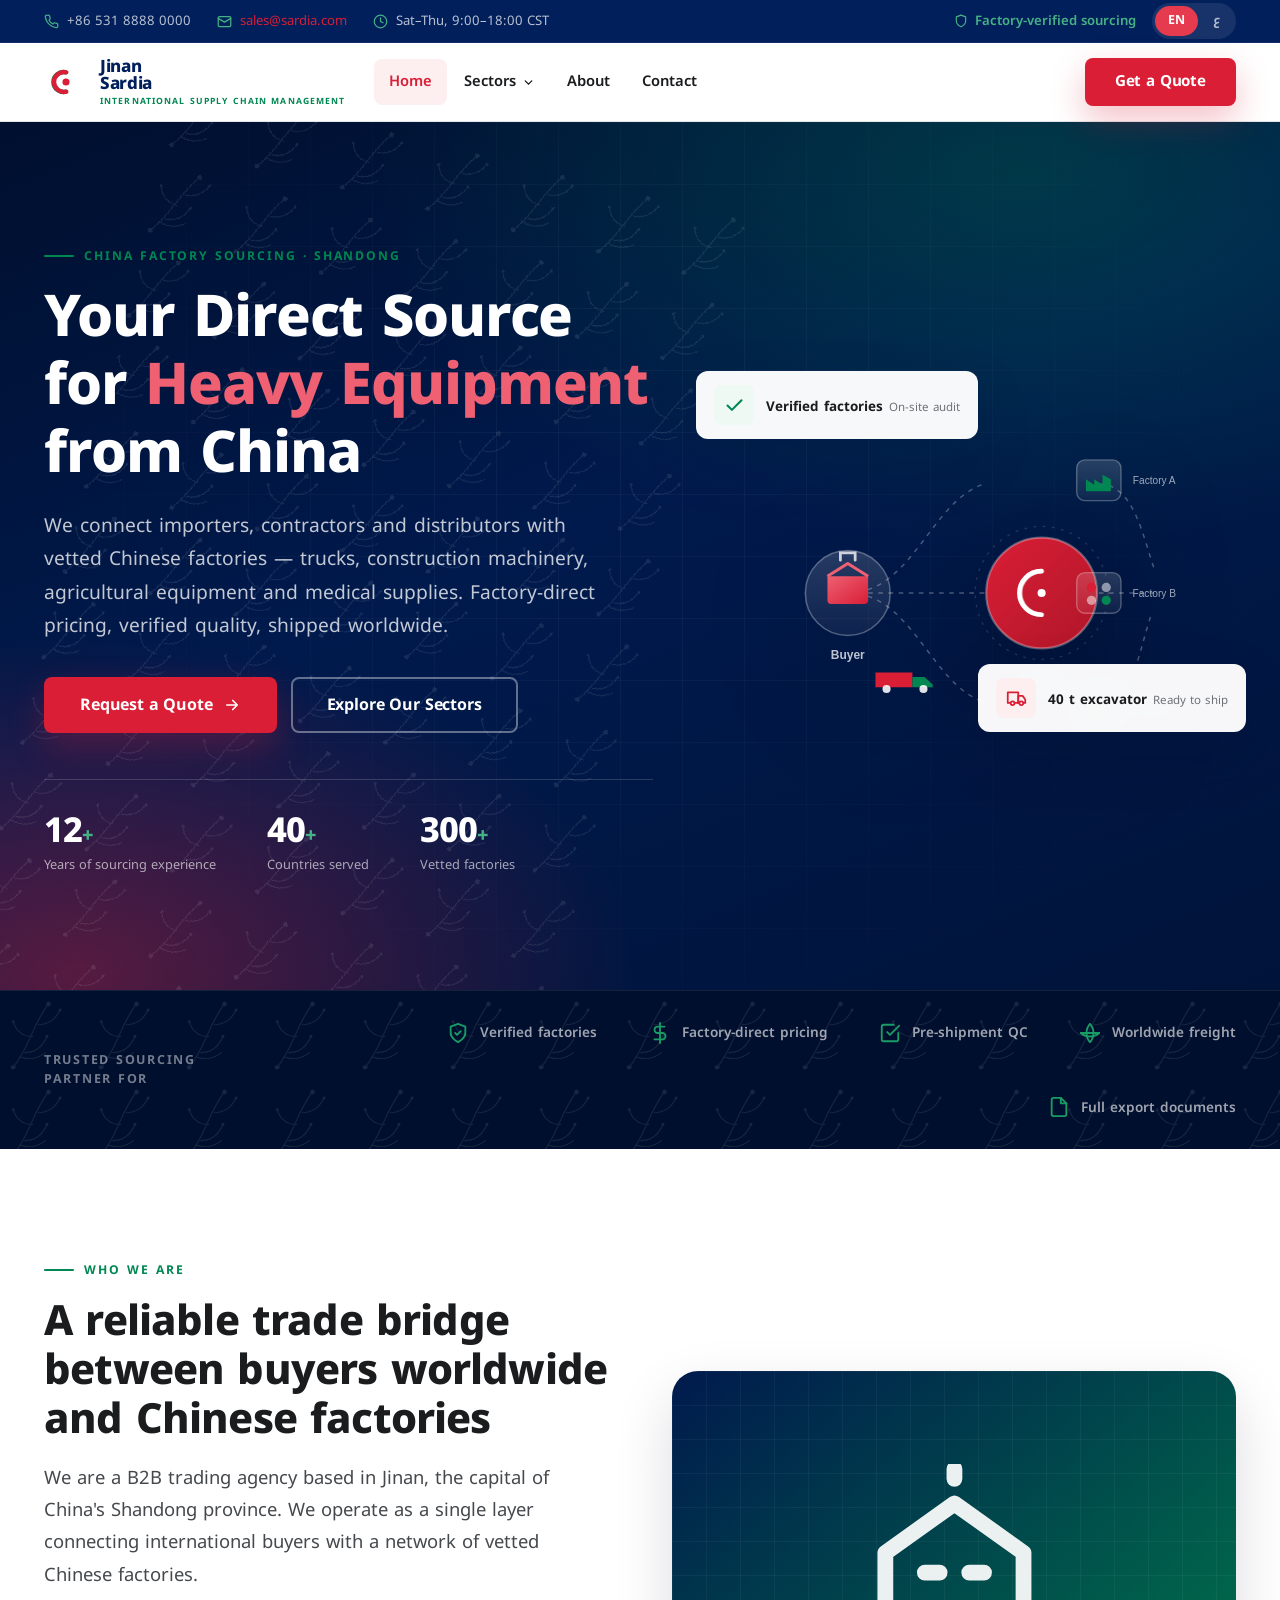
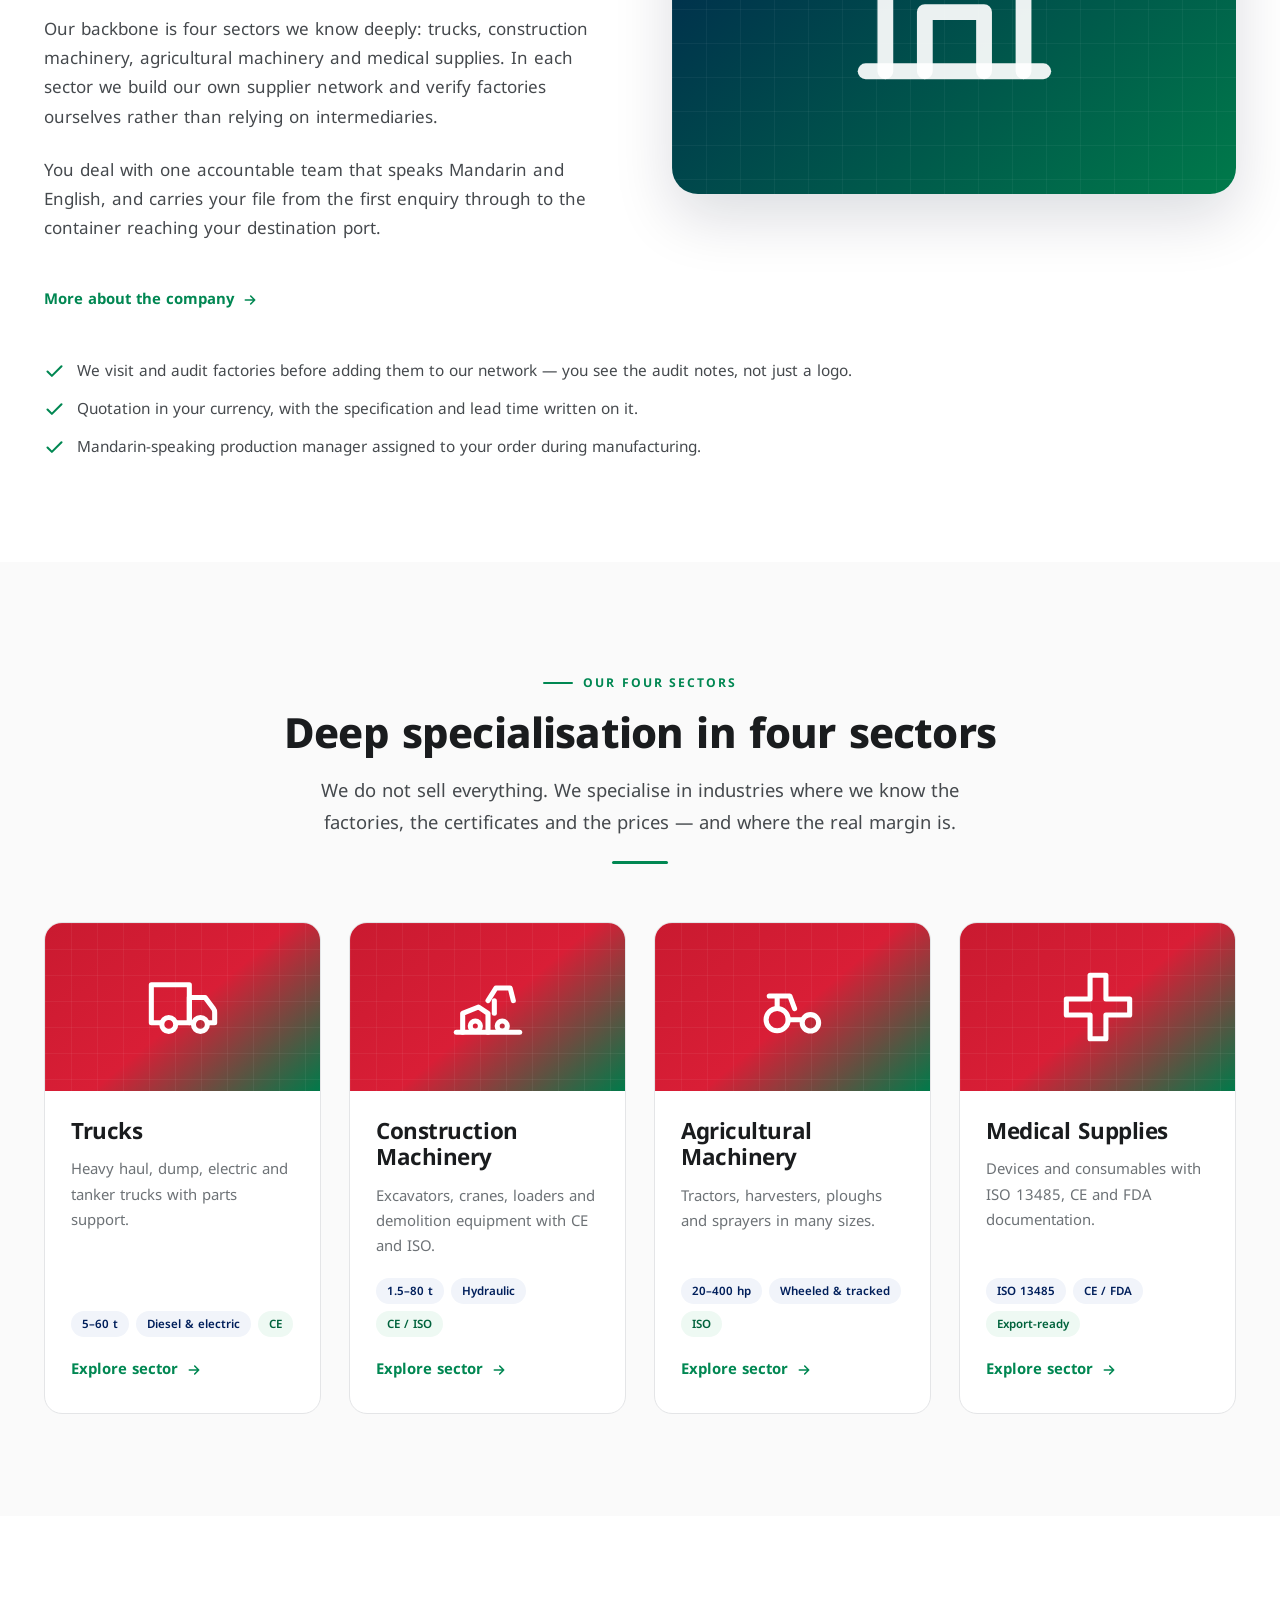
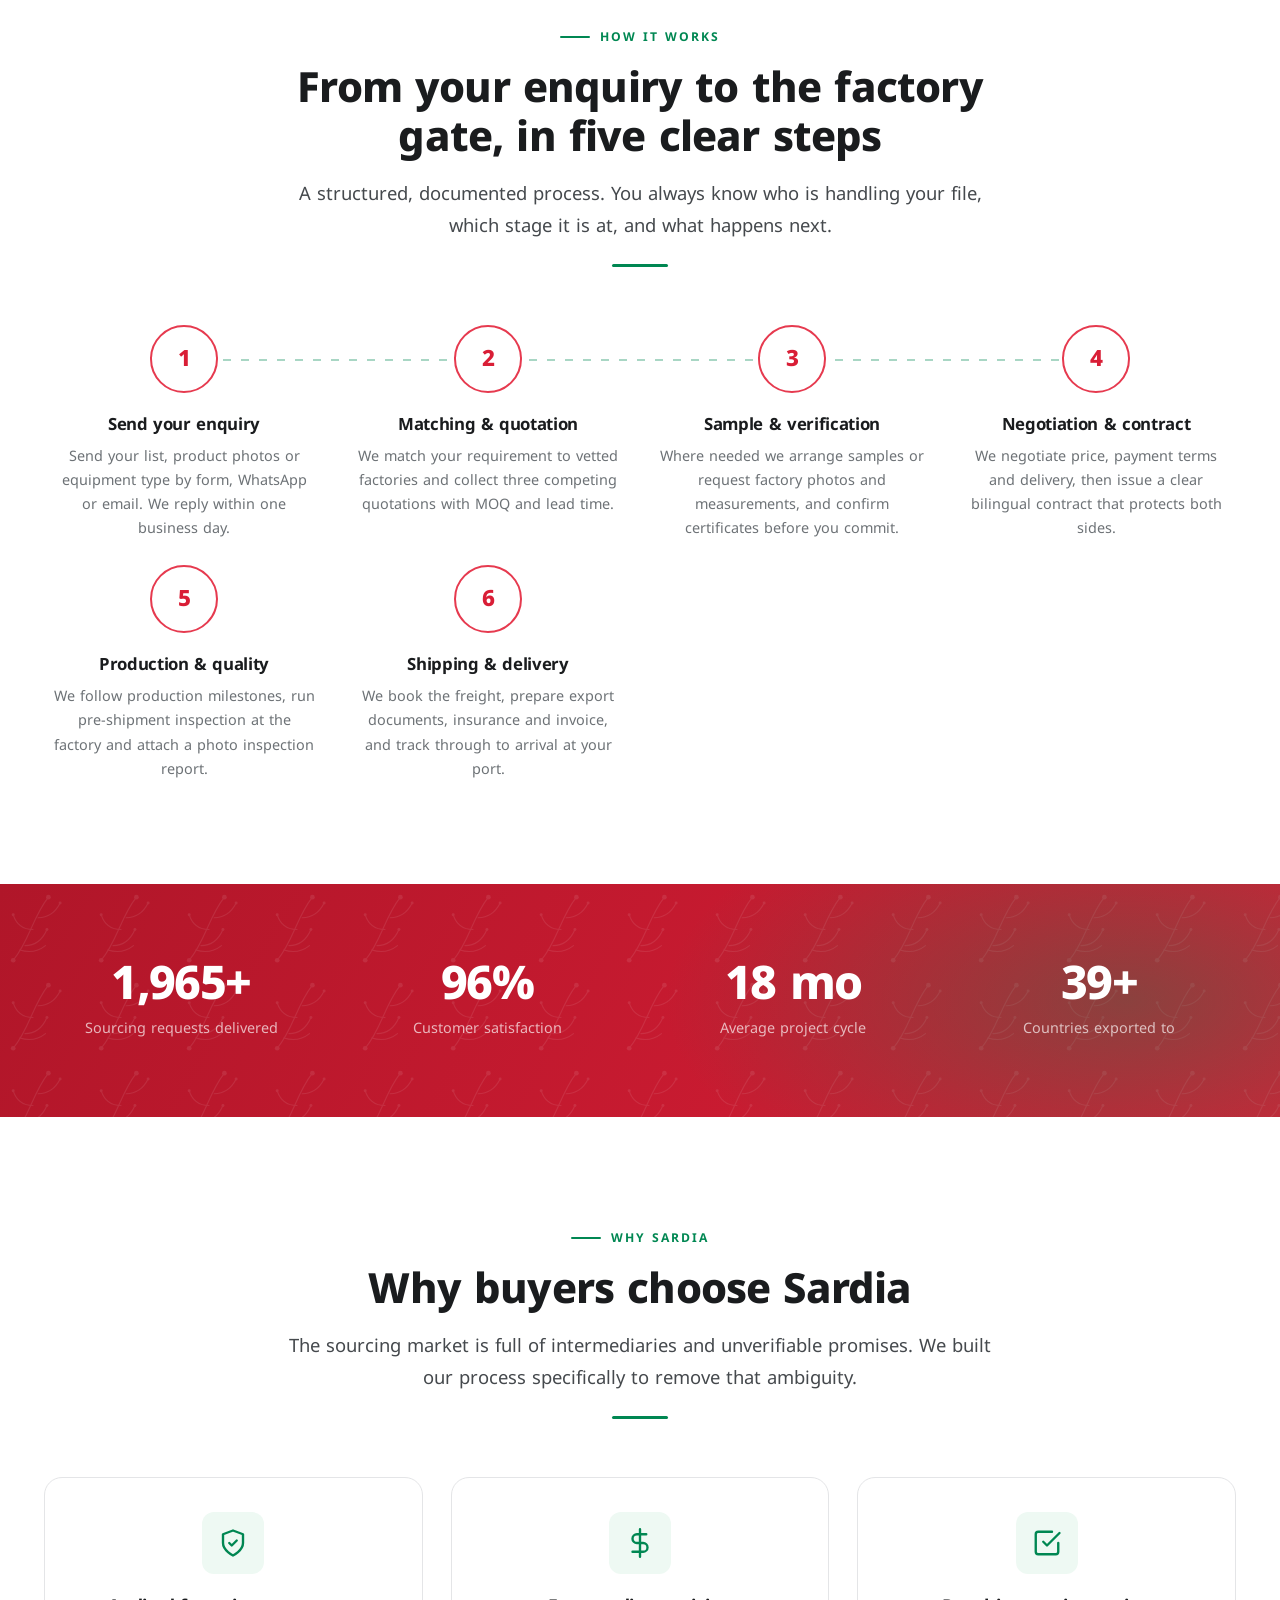
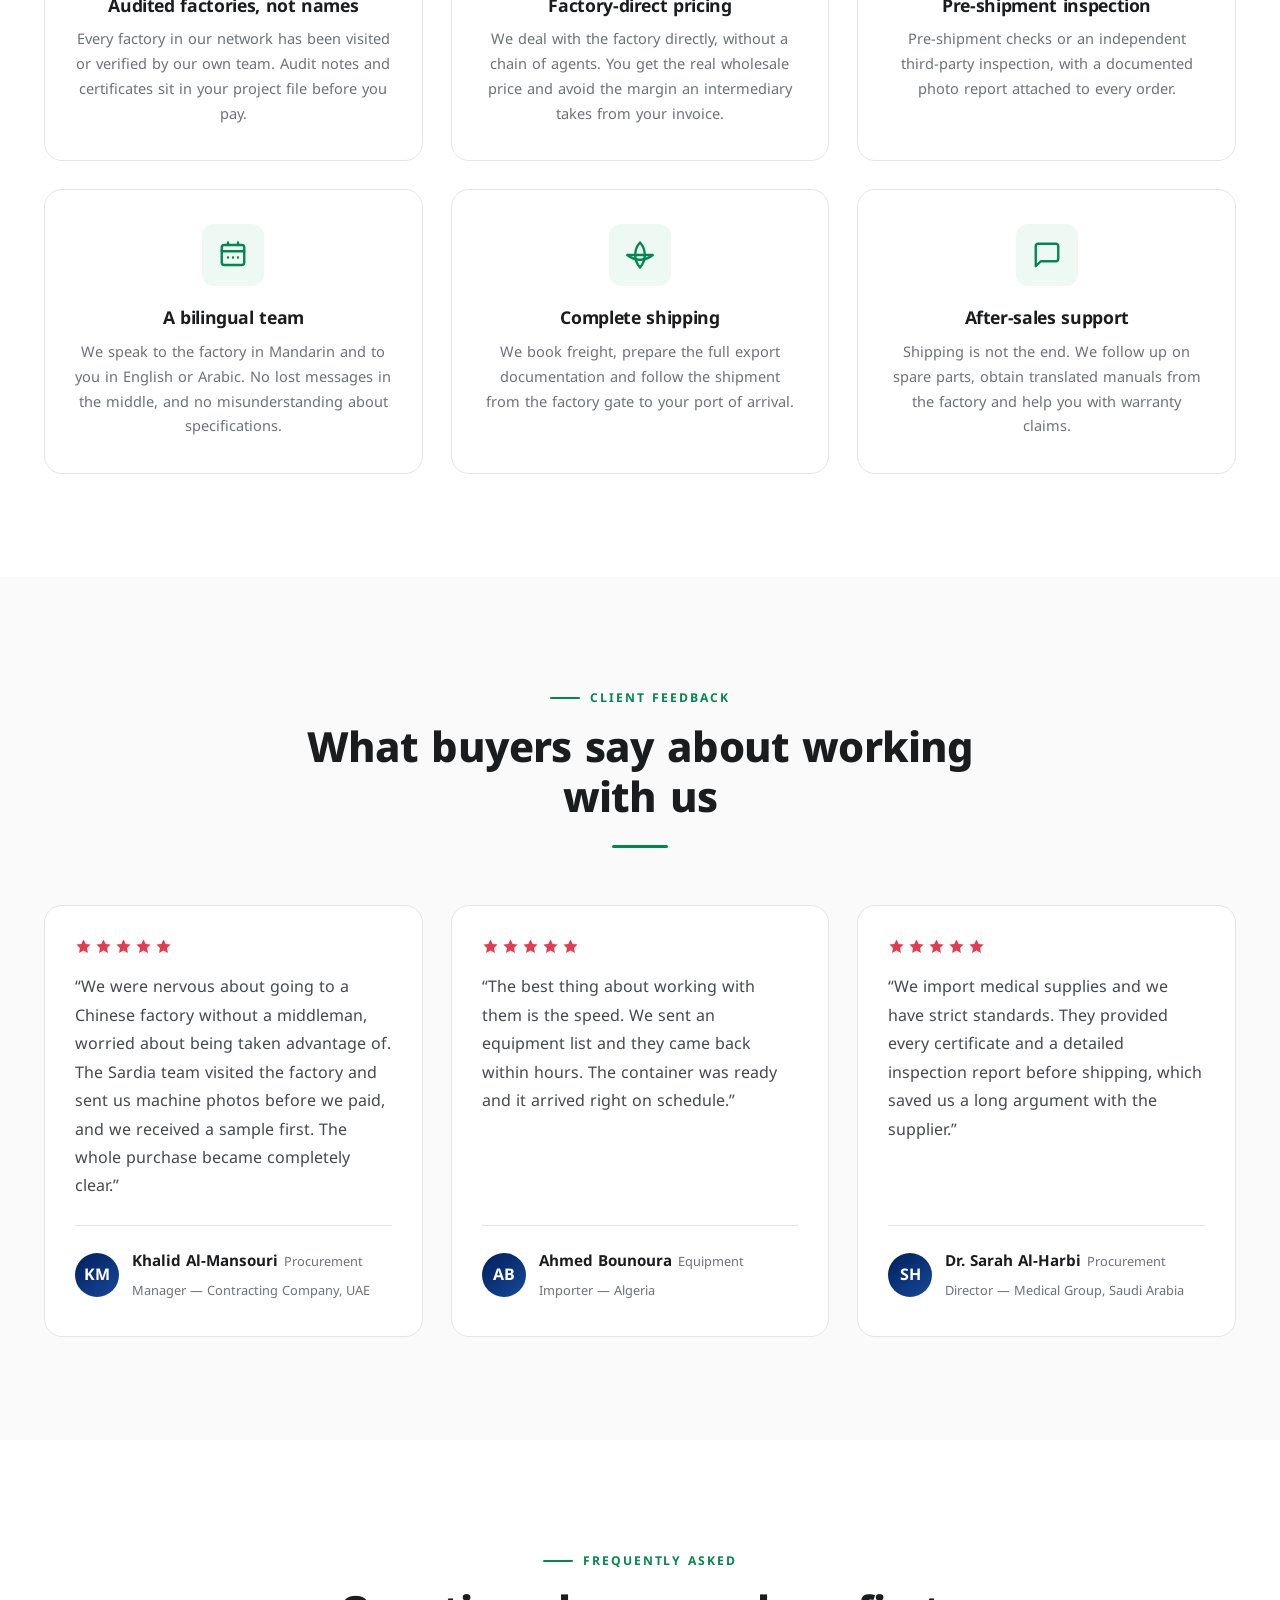
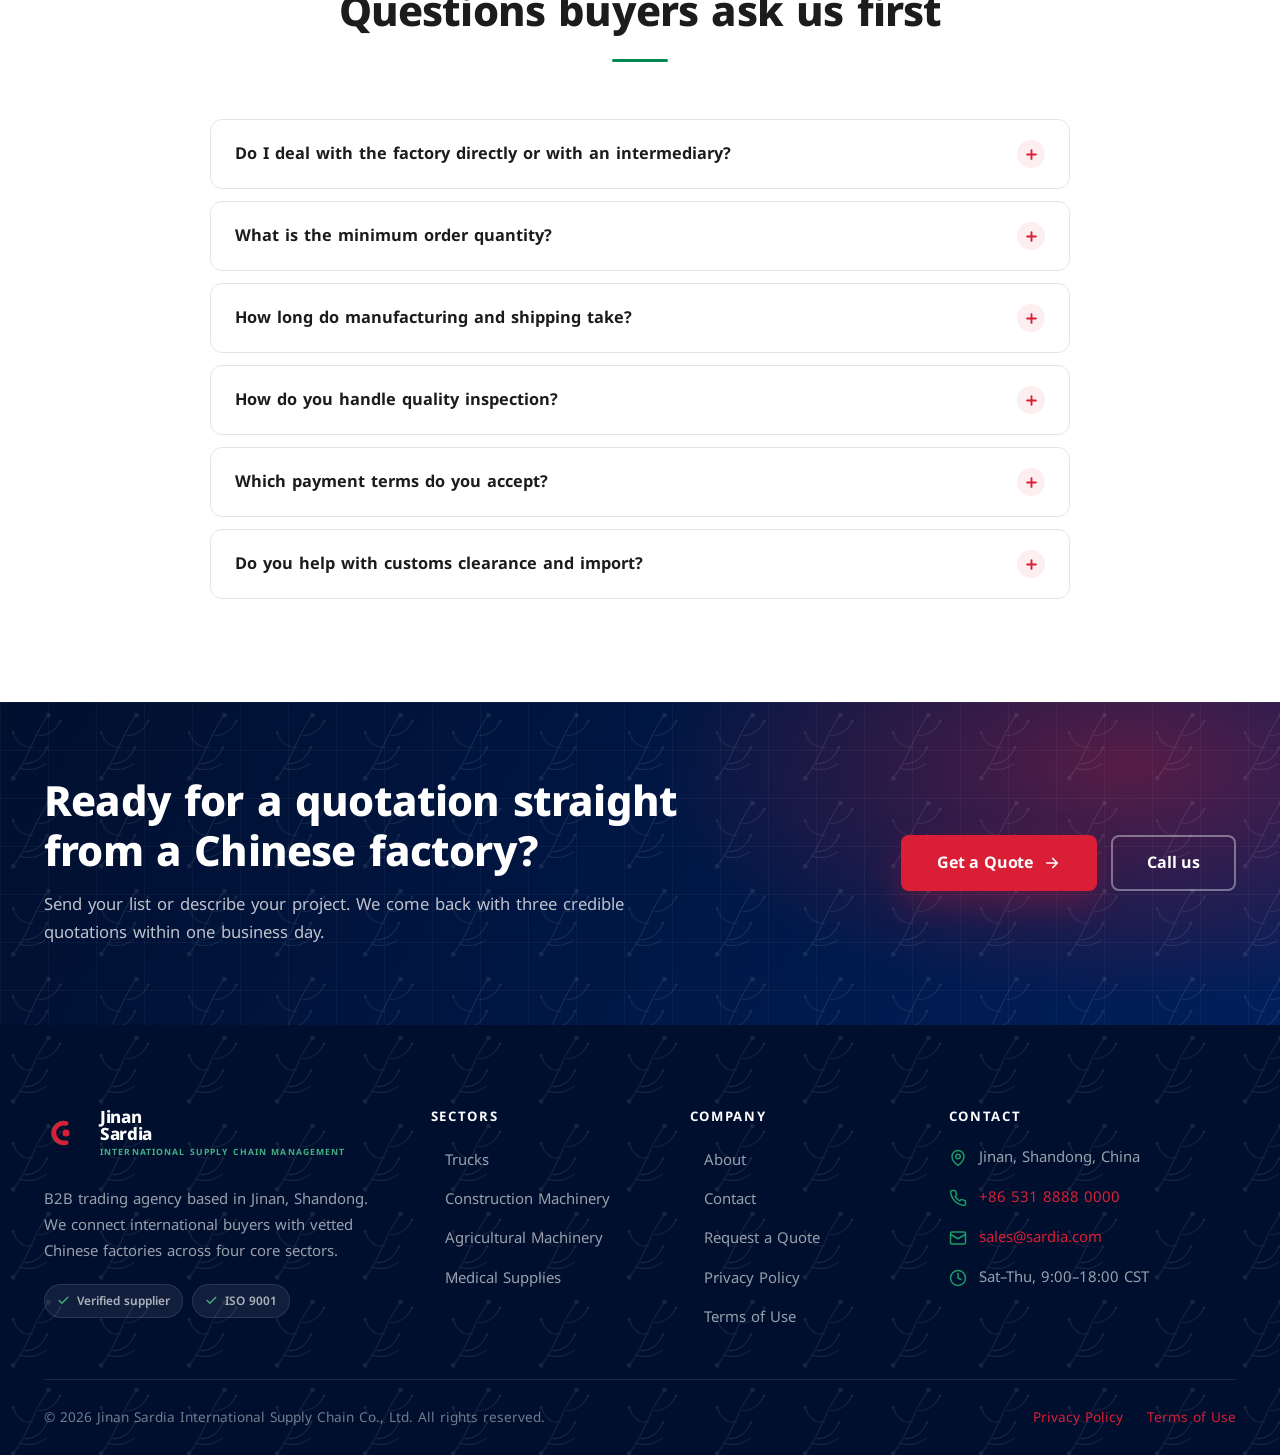
<file: index.html>
<!DOCTYPE html>
<html lang="en" dir="ltr">
<head>
<meta charset="UTF-8">
<meta name="viewport" content="width=device-width, initial-scale=1">
<title>Jinan Sardia International Supply Chain | Trucks, Construction, Agriculture &amp; Medical Equipment from China</title>
<meta name="description" content="B2B sourcing agency in Jinan, China connecting importers with vetted factories for heavy trucks, construction machinery, agricultural equipment and medical supplies. Factory-direct pricing, QC inspection, worldwide shipping.">
<link rel="canonical" href="https://www.sardia.com/">
<meta name="keywords" content="China supplier, heavy truck manufacturer, construction machinery China, agricultural machinery supplier, medical supplies China, Jinan sourcing agent, factory direct export">
<meta name="author" content="Jinan Sardia International Supply Chain Co., Ltd.">
<meta name="robots" content="index, follow, max-image-preview:large">
<meta name="theme-color" content="#001f5b">

<!-- Open Graph -->
<meta property="og:type" content="website">
<meta property="og:site_name" content="Jinan Sardia International Supply Chain">
<meta property="og:locale" content="en">
<meta property="og:locale:alternate" content="ar">
<meta property="og:title" content="Jinan Sardia International Supply Chain | China Factory Sourcing">
<meta property="og:description" content="We connect importers with vetted Chinese factories in trucks, construction machinery, agriculture and medical supplies. Factory-direct pricing, verified quality, shipped worldwide.">
<meta property="og:url" content="https://www.sardia.com/">
<meta property="og:image" content="https://www.sardia.com/assets/img/hero-visual.svg">

<!-- Twitter -->
<meta name="twitter:card" content="summary_large_image">
<meta name="twitter:title" content="Jinan Sardia International Supply Chain">
<meta name="twitter:description" content="B2B sourcing agency connecting buyers with vetted factories across four industrial sectors in China.">
<meta name="twitter:image" content="https://www.sardia.com/assets/img/hero-visual.svg">

<link rel="icon" href="assets/img/logo.svg" type="image/svg+xml">
<link rel="apple-touch-icon" href="assets/img/logo.svg">
<link rel="preconnect" href="https://fonts.googleapis.com">
<link rel="preconnect" href="https://fonts.gstatic.com" crossorigin>
<link rel="stylesheet" href="https://fonts.googleapis.com/css2?family=Noto+Kufi+Arabic:wght@400;500;600;700;800;900&display=swap">
<link rel="stylesheet" href="assets/css/style.css">

<!-- Hreflang: same page, English + Arabic -->
<link rel="alternate" hreflang="en" href="https://www.sardia.com/">
<link rel="alternate" hreflang="ar" href="https://www.sardia.com/?lang=ar">
<link rel="alternate" hreflang="x-default" href="https://www.sardia.com/">

<script type="application/ld+json">
{
  "@context": "https://schema.org",
  "@graph": [
    {
      "@type": "Organization",
      "@id": "https://www.sardia.com/#organization",
      "name": "Jinan Sardia International Supply Chain Co., Ltd.",
      "alternateName": "Jinan Sardia",
      "url": "https://www.sardia.com/",
      "logo": "https://www.sardia.com/assets/img/logo.svg",
      "description": "B2B sourcing agency connecting international buyers with vetted Chinese factories in heavy trucks, construction machinery, agricultural equipment and medical supplies.",
      "foundingDate": "2016",
      "address": {
        "@type": "PostalAddress",
        "addressLocality": "Jinan",
        "addressRegion": "Shandong",
        "addressCountry": "CN"
      },
      "areaServed": "Worldwide",
      "knowsLanguage": ["en", "zh", "ar"],
      "contactPoint": [{
        "@type": "ContactPoint",
        "contactType": "sales",
        "email": "sales@sardia.com",
        "availableLanguage": ["English", "Arabic", "Chinese"]
      }]
    },
    {
      "@type": "WebSite",
      "@id": "https://www.sardia.com/#website",
      "url": "https://www.sardia.com/",
      "name": "Jinan Sardia International Supply Chain",
      "publisher": { "@id": "https://www.sardia.com/#organization" },
      "inLanguage": ["en", "ar"]
    }
  ]
}
</script>
</head>

<body>
<a class="skip-link" href="#main" data-i18n="a11y.skip">Skip to content</a>

<!-- ============ TOP BAR ============ -->
<div class="topbar">
  <div class="container">
    <div class="topbar-items">
      <span class="topbar-item">
        <svg viewBox="0 0 24 24" fill="none" stroke="currentColor" stroke-width="2" stroke-linecap="round" stroke-linejoin="round"><path d="M22 16.9v3a2 2 0 0 1-2.2 2 19.8 19.8 0 0 1-8.6-3.1 19.5 19.5 0 0 1-6-6A19.8 19.8 0 0 1 2.1 4.2 2 2 0 0 1 4.1 2h3a2 2 0 0 1 2 1.7c.1 1 .4 1.9.7 2.8a2 2 0 0 1-.5 2.1L8.1 9.9a16 16 0 0 0 6 6l1.3-1.3a2 2 0 0 1 2.1-.4c.9.3 1.8.6 2.8.7a2 2 0 0 1 1.7 2Z"/></svg>
        <span dir="ltr">+86 531 8888 0000</span>
      </span>
      <a class="topbar-item" href="mailto:sales@sardia.com">
        <svg viewBox="0 0 24 24" fill="none" stroke="currentColor" stroke-width="2" stroke-linecap="round" stroke-linejoin="round"><rect x="2" y="4" width="20" height="16" rx="2"/><path d="m2 7 10 6 10-6"/></svg>
        <span>sales@sardia.com</span>
      </a>
      <span class="topbar-item hide-md">
        <svg viewBox="0 0 24 24" fill="none" stroke="currentColor" stroke-width="2" stroke-linecap="round" stroke-linejoin="round"><circle cx="12" cy="12" r="10"/><path d="M12 6v6l4 2"/></svg>
        <span dir="ltr">Sat&ndash;Thu, 9:00&ndash;18:00 CST</span>
      </span>
    </div>

    <div class="topbar-right">
      <span class="tagline-mini">
        <svg viewBox="0 0 24 24" fill="none" stroke="currentColor" stroke-width="2" stroke-linecap="round" stroke-linejoin="round" style="width:14px;height:14px"><path d="M12 22s8-4 8-10V5l-8-3-8 3v7c0 6 8 10 8 10Z"/></svg>
        <span data-i18n="topbar.verified">Factory-verified sourcing</span>
      </span>
      <div class="lang-switch" role="group" aria-label="Language">
        <button class="lang-btn active" type="button" data-lang="en" aria-pressed="true">EN</button>
        <button class="lang-btn" type="button" data-lang="ar" aria-pressed="false" lang="ar">ع</button>
      </div>
    </div>
  </div>
</div>

<!-- ============ HEADER ============ -->
<header class="header">
  <div class="container">
    <a class="logo" href="index.html" aria-label="Jinan Sardia International Supply Chain — home">
      <img class="logo-mark" src="assets/img/logo.svg" alt="" width="44" height="44">
      <span class="logo-text">
                <span class="logo-name"><span class="logo-line" data-i18n="brand.top">Jinan</span><span class="logo-line" data-i18n="brand.bottom">Sardia</span></span>
        <span class="logo-sub" data-i18n="brand.sub">International Supply Chain Management</span>
      </span>
    </a>

    <button class="nav-toggle" type="button" aria-expanded="false" aria-controls="primary-nav" data-i18n-aria="nav.openMenu" aria-label="Open menu">
      <svg class="icon-menu" viewBox="0 0 24 24" fill="none" stroke="currentColor" stroke-width="2" stroke-linecap="round"><path d="M3 6h18M3 12h18M3 18h18"/></svg>
      <svg class="icon-close" viewBox="0 0 24 24" fill="none" stroke="currentColor" stroke-width="2" stroke-linecap="round"><path d="M18 6 6 18M6 6l12 12"/></svg>
    </button>

    <nav class="nav" id="primary-nav" aria-label="Main">
      <ul class="nav-list">
        <li><a class="nav-link active" href="index.html" data-i18n="nav.home">Home</a></li>
        <li class="has-dropdown">
          <button class="nav-link dropdown-toggle" type="button" aria-expanded="false" aria-haspopup="true" data-i18n="nav.sectors">
            Sectors
            <svg viewBox="0 0 24 24" fill="none" stroke="currentColor" stroke-width="2.5" stroke-linecap="round"><path d="m6 9 6 6 6-6"/></svg>
          </button>
          <div class="dropdown">
            <a class="dropdown-item" href="trucks.html">
              <span class="dropdown-icon">
                <svg viewBox="0 0 24 24" fill="none" stroke="currentColor" stroke-width="1.9" stroke-linecap="round" stroke-linejoin="round"><path d="M10 17h4V5H2v12h3"/><path d="M20 17h2v-3.3a2 2 0 0 0-.4-1.2L19 9h-5v8h1"/><circle cx="7.5" cy="17.5" r="2.2"/><circle cx="17.5" cy="17.5" r="2.2"/></svg>
              </span>
              <span>
                <span class="dropdown-title" data-i18n="nav.trucks">Trucks</span>
                <span class="dropdown-desc" data-i18n="drop.trucks">Heavy haul, dump, electric &amp; tankers</span>
              </span>
            </a>
            <a class="dropdown-item" href="construction-machinery.html">
              <span class="dropdown-icon">
                <svg viewBox="0 0 24 24" fill="none" stroke="currentColor" stroke-width="1.9" stroke-linecap="round" stroke-linejoin="round"><path d="M2 20h20"/><path d="M4 20v-6l5-2 3 2v6"/><path d="m12 10 2.5-4H19l1 4"/><path d="M14 10v4"/><circle cx="8" cy="18" r="1.6"/><circle cx="16.5" cy="18" r="1.6"/></svg>
              </span>
              <span>
                <span class="dropdown-title" data-i18n="nav.construction">Construction Machinery</span>
                <span class="dropdown-desc" data-i18n="drop.con">Excavators, cranes, loaders, demolition</span>
              </span>
            </a>
            <a class="dropdown-item" href="agricultural-machinery.html">
              <span class="dropdown-icon">
                <svg viewBox="0 0 24 24" fill="none" stroke="currentColor" stroke-width="1.9" stroke-linecap="round" stroke-linejoin="round"><circle cx="7" cy="16" r="3.5"/><circle cx="17.5" cy="17" r="2.6"/><path d="M10.5 16h4"/><path d="M7 12.5V8.5h4l1.5 4"/><path d="M4.5 8.5h2"/></svg>
              </span>
              <span>
                <span class="dropdown-title" data-i18n="nav.agriculture">Agricultural Machinery</span>
                <span class="dropdown-desc" data-i18n="drop.agri">Tractors, harvesters, sprayers</span>
              </span>
            </a>
            <a class="dropdown-item" href="medical-supplies.html">
              <span class="dropdown-icon">
                <svg viewBox="0 0 24 24" fill="none" stroke="currentColor" stroke-width="1.9" stroke-linecap="round" stroke-linejoin="round"><path d="M9.5 2h5v7.5H22v5h-7.5V22h-5v-7.5H2v-5h7.5V2Z"/></svg>
              </span>
              <span>
                <span class="dropdown-title" data-i18n="nav.medical">Medical Supplies</span>
                <span class="dropdown-desc" data-i18n="drop.med">ISO 13485, CE &amp; FDA documentation</span>
              </span>
            </a>
          </div>
        </li>
        <li><a class="nav-link" href="about.html" data-i18n="nav.about">About</a></li>
        <li><a class="nav-link" href="contact.html" data-i18n="nav.contact">Contact</a></li>
      </ul>
    </nav>

    <div class="header-actions">
      <a class="btn btn-primary btn-nav" href="contact.html" data-i18n="nav.getQuote">Get a Quote</a>
    </div>
  </div>
</header>

<div class="nav-overlay"></div>

<main id="main">

  <!-- ============ HERO ============ -->
  <section class="hero patterned">
    <div class="container">
      <div class="hero-grid">
        <div class="hero-content">
          <span class="eyebrow" data-i18n="home.heroEyebrow">China factory sourcing · Shandong</span>
          <h1>
            <span data-i18n="home.heroTitle1">Your Direct Source for</span>
            <span class="accent" data-i18n="home.heroTitleAccent">Heavy Equipment</span>
            <span data-i18n="home.heroTitle2">from China</span>
          </h1>
          <p class="hero-lead" data-i18n="home.heroLead">
            We connect importers, contractors and distributors with vetted Chinese factories —
            trucks, construction machinery, agricultural equipment and medical supplies.
            Factory-direct pricing, verified quality, shipped worldwide.
          </p>
          <div class="hero-actions">
            <a class="btn btn-primary btn-lg" href="contact.html">
              <span data-i18n="home.heroCta1">Request a Quote</span>
              <svg viewBox="0 0 24 24" fill="none" stroke="currentColor" stroke-width="2.2" stroke-linecap="round" stroke-linejoin="round"><path d="M5 12h14M13 6l6 6-6 6"/></svg>
            </a>
            <a class="btn btn-ghost btn-lg" href="#sectors" data-i18n="home.heroCta2">Explore Our Sectors</a>
          </div>

          <div class="hero-stats">
            <div class="hero-stat">
              <div class="hero-stat-num"><span data-i18n="home.stat1Num">12</span><span class="unit">+</span></div>
              <div class="hero-stat-label" data-i18n="home.stat1Label">Years of sourcing experience</div>
            </div>
            <div class="hero-stat">
              <div class="hero-stat-num"><span data-i18n="home.stat2Num">40</span><span class="unit">+</span></div>
              <div class="hero-stat-label" data-i18n="home.stat2Label">Countries served</div>
            </div>
            <div class="hero-stat">
              <div class="hero-stat-num"><span data-i18n="home.stat3Num">300</span><span class="unit">+</span></div>
              <div class="hero-stat-label" data-i18n="home.stat3Label">Vetted factories</div>
            </div>
          </div>
        </div>

        <div class="hero-visual">
          <img class="hero-art" src="assets/img/hero-visual.svg" data-art-en="assets/img/hero-visual.svg" data-art-ar="assets/img/hero-visual.ar.svg" alt="Diagram showing a buyer connected through Sardia to vetted Chinese factories" width="520" height="420">

          <div class="float-card top">
            <span class="float-icon green">
              <svg viewBox="0 0 24 24" fill="none" stroke="currentColor" stroke-width="2.4" stroke-linecap="round" stroke-linejoin="round"><path d="M20 6 9 17l-5-5"/></svg>
            </span>
            <span>
              <span class="float-title" data-i18n="trust.i1">Verified factories</span>
              <span class="float-sub" data-i18n="hero.cardAudit">On-site audit</span>
            </span>
          </div>

          <div class="float-card bottom">
            <span class="float-icon red">
              <svg viewBox="0 0 24 24" fill="none" stroke="currentColor" stroke-width="2" stroke-linecap="round" stroke-linejoin="round"><path d="M10 17h4V5H2v12h3"/><path d="M20 17h2v-3.3a2 2 0 0 0-.4-1.2L19 9h-5v8h1"/><circle cx="7.5" cy="17.5" r="2.2"/><circle cx="17.5" cy="17.5" r="2.2"/></svg>
            </span>
            <span>
              <span class="float-title" data-i18n="hero.cardMachine">40 t excavator</span>
              <span class="float-sub" data-i18n="hero.cardReady">Ready to ship</span>
            </span>
          </div>
        </div>
      </div>
    </div>
  </section>

  <!-- ============ TRUST BAR ============ -->
  <div class="trustbar patterned">
    <div class="container">
      <div class="trustbar-inner">
        <span class="trustbar-label" data-i18n="trust.label">Trusted sourcing partner for</span>
        <div class="trustbar-items">
          <span class="trustbar-item">
            <svg viewBox="0 0 24 24" fill="none" stroke="currentColor" stroke-width="2" stroke-linecap="round" stroke-linejoin="round"><path d="M12 22s8-4 8-10V5l-8-3-8 3v7c0 6 8 10 8 10Z"/><path d="m9 12 2 2 4-4"/></svg>
            <span data-i18n="trust.i1">Verified factories</span>
          </span>
          <span class="trustbar-item">
            <svg viewBox="0 0 24 24" fill="none" stroke="currentColor" stroke-width="2" stroke-linecap="round" stroke-linejoin="round"><path d="M12 1v22M17 5H9.5a3.5 3.5 0 0 0 0 7h5a3.5 3.5 0 0 1 0 7H6"/></svg>
            <span data-i18n="trust.i2">Factory-direct pricing</span>
          </span>
          <span class="trustbar-item">
            <svg viewBox="0 0 24 24" fill="none" stroke="currentColor" stroke-width="2" stroke-linecap="round" stroke-linejoin="round"><path d="M9 11 12 14 22 4"/><path d="M21 12v7a2 2 0 0 1-2 2H5a2 2 0 0 1-2-2V5a2 2 0 0 1 2-2h11"/></svg>
            <span data-i18n="trust.i3">Pre-shipment QC</span>
          </span>
          <span class="trustbar-item">
            <svg viewBox="0 0 24 24" fill="none" stroke="currentColor" stroke-width="2" stroke-linecap="round" stroke-linejoin="round"><path d="M2 12h20M12 2a15 15 0 0 1 0 20 15 15 0 0 1 0-20Z"/><path d="M2 12a15 15 0 0 0 20 0"/></svg>
            <span data-i18n="trust.i4">Worldwide freight</span>
          </span>
          <span class="trustbar-item">
            <svg viewBox="0 0 24 24" fill="none" stroke="currentColor" stroke-width="2" stroke-linecap="round" stroke-linejoin="round"><path d="M14 2H6a2 2 0 0 0-2 2v16a2 2 0 0 0 2 2h12a2 2 0 0 0 2-2V8Z"/><path d="M14 2v6h6"/></svg>
            <span data-i18n="trust.i5">Full export documents</span>
          </span>
        </div>
      </div>
    </div>
  </div>

  <!-- ============ INTRO ============ -->
  <section class="section">
    <div class="container">
      <div class="split">
        <div class="split-body reveal">
          <span class="eyebrow" data-i18n="intro.eyebrow">Who we are</span>
          <h2 data-i18n="intro.title">A reliable trade bridge between buyers worldwide and Chinese factories</h2>
          <p class="lead" data-i18n="intro.p1">
            We are a B2B trading agency based in Jinan, the capital of China's Shandong province.
            We operate as a single layer connecting international buyers with a network of vetted
            Chinese factories.
          </p>
          <p data-i18n="intro.p2">
            Our backbone is four sectors we know deeply: trucks, construction machinery,
            agricultural machinery and medical supplies. In each sector we build our own supplier
            network and verify factories ourselves rather than relying on intermediaries.
          </p>
          <p data-i18n="intro.p3">
            You deal with one accountable team that speaks Mandarin and English, and carries your
            file from the first enquiry through to the container reaching your destination port.
          </p>
          <a class="link-arrow mt-3" href="about.html">
            <span data-i18n="intro.link">More about the company</span>
            <svg viewBox="0 0 24 24" fill="none" stroke="currentColor" stroke-width="2.4" stroke-linecap="round" stroke-linejoin="round"><path d="M5 12h14M13 6l6 6-6 6"/></svg>
          </a>
        </div>

        <div class="split-media reveal" data-delay="1">
          <svg viewBox="0 0 24 24" fill="none" stroke="currentColor" stroke-width="1.6" stroke-linecap="round" stroke-linejoin="round" aria-hidden="true">
            <path d="M3 21h18"/><path d="M5 21V9l7-5 7 5v12"/><path d="M9 21v-6h6v6"/>
            <path d="M9 11h1.5M13.5 11H15"/>
            <path d="M12 1.5V.5"/>
          </svg>
        </div>
      </div>

      <ul class="check-list mt-5 reveal" data-delay="2">
        <li>
          <svg viewBox="0 0 24 24" fill="none" stroke="currentColor" stroke-width="2.4" stroke-linecap="round" stroke-linejoin="round"><path d="M20 6 9 17l-5-5"/></svg>
          <span data-i18n="intro.auditPoint">We visit and audit factories before adding them to our network &mdash; you see the audit notes, not just a logo.</span>
        </li>
        <li>
          <svg viewBox="0 0 24 24" fill="none" stroke="currentColor" stroke-width="2.4" stroke-linecap="round" stroke-linejoin="round"><path d="M20 6 9 17l-5-5"/></svg>
          <span data-i18n="intro.currencyPoint">Quotation in your currency, with the specification and lead time written on it.</span>
        </li>
        <li>
          <svg viewBox="0 0 24 24" fill="none" stroke="currentColor" stroke-width="2.4" stroke-linecap="round" stroke-linejoin="round"><path d="M20 6 9 17l-5-5"/></svg>
          <span data-i18n="intro.managerPoint">Mandarin-speaking production manager assigned to your order during manufacturing.</span>
        </li>
      </ul>
    </div>
  </section>

  <!-- ============ SECTORS ============ -->
  <section class="section section-tint" id="sectors">
    <div class="container">
      <div class="section-head center reveal">
        <span class="eyebrow" data-i18n="sectors.eyebrow">Our four sectors</span>
        <h2 data-i18n="sectors.title">Deep specialisation in four sectors</h2>
        <p class="lead" data-i18n="sectors.lead">
          We do not sell everything. We specialise in industries where we know the factories,
          the certificates and the prices &mdash; and where the real margin is.
        </p>
      </div>

      <div class="grid g-4">
        <!-- Trucks -->
        <a class="sector-card reveal" href="trucks.html">
          <span class="sector-card-art">
            <svg viewBox="0 0 24 24" fill="none" stroke="currentColor" stroke-width="1.6" stroke-linecap="round" stroke-linejoin="round" aria-hidden="true">
              <path d="M10 17h4V5H2v12h3"/><path d="M20 17h2v-3.3a2 2 0 0 0-.4-1.2L19 9h-5v8h1"/>
              <circle cx="7.5" cy="17.5" r="2.2"/><circle cx="17.5" cy="17.5" r="2.2"/>
            </svg>
            <span class="accent-bar"></span>
          </span>
          <span class="sector-card-body">
            <h3 data-i18n="nav.trucks">Trucks</h3>
            <p data-i18n="sectors.trucksDesc">Heavy haul, dump, electric and tanker trucks with parts support.</p>
            <span class="sector-tags">
              <span class="tag" data-i18n="tag.truck.range">5&ndash;60 t</span>
              <span class="tag" data-i18n="tag.dieselElectric">Diesel &amp; electric</span>
              <span class="tag tag-green">CE</span>
            </span>
            <span class="link-arrow">
              <span data-i18n="common.viewSector">Explore sector</span>
              <svg viewBox="0 0 24 24" fill="none" stroke="currentColor" stroke-width="2.4" stroke-linecap="round" stroke-linejoin="round"><path d="M5 12h14M13 6l6 6-6 6"/></svg>
            </span>
          </span>
        </a>

        <!-- Construction -->
        <a class="sector-card reveal" data-delay="1" href="construction-machinery.html">
          <span class="sector-card-art">
            <svg viewBox="0 0 24 24" fill="none" stroke="currentColor" stroke-width="1.6" stroke-linecap="round" stroke-linejoin="round" aria-hidden="true">
              <path d="M2 20h20"/><path d="M4 20v-6l5-2 3 2v6"/>
              <path d="m12 10 2.5-4H19l1 4"/><path d="M14 10v4"/>
              <circle cx="8" cy="18" r="1.6"/><circle cx="16.5" cy="18" r="1.6"/>
            </svg>
            <span class="accent-bar"></span>
          </span>
          <span class="sector-card-body">
            <h3 data-i18n="nav.construction">Construction Machinery</h3>
            <p data-i18n="sectors.constructionDesc">Excavators, cranes, loaders and demolition equipment with CE and ISO.</p>
            <span class="sector-tags">
              <span class="tag" data-i18n="tag.range80">1.5&ndash;80 t</span>
              <span class="tag" data-i18n="tag.hydraulic">Hydraulic</span>
              <span class="tag tag-green">CE / ISO</span>
            </span>
            <span class="link-arrow">
              <span data-i18n="common.viewSector">Explore sector</span>
              <svg viewBox="0 0 24 24" fill="none" stroke="currentColor" stroke-width="2.4" stroke-linecap="round" stroke-linejoin="round"><path d="M5 12h14M13 6l6 6-6 6"/></svg>
            </span>
          </span>
        </a>

        <!-- Agriculture -->
        <a class="sector-card reveal" data-delay="2" href="agricultural-machinery.html">
          <span class="sector-card-art">
            <svg viewBox="0 0 24 24" fill="none" stroke="currentColor" stroke-width="1.6" stroke-linecap="round" stroke-linejoin="round" aria-hidden="true">
              <circle cx="7" cy="16" r="3.5"/><circle cx="17.5" cy="17" r="2.6"/><path d="M10.5 16h4"/>
              <path d="M7 12.5V8.5h4l1.5 4"/><path d="M4.5 8.5h2"/>
            </svg>
            <span class="accent-bar"></span>
          </span>
          <span class="sector-card-body">
            <h3 data-i18n="nav.agriculture">Agricultural Machinery</h3>
            <p data-i18n="sectors.agricultureDesc">Tractors, harvesters, ploughs and sprayers in many sizes.</p>
            <span class="sector-tags">
              <span class="tag" data-i18n="tag.hp">20&ndash;400 hp</span>
              <span class="tag" data-i18n="tag.wheeled">Wheeled &amp; tracked</span>
              <span class="tag tag-green">ISO</span>
            </span>
            <span class="link-arrow">
              <span data-i18n="common.viewSector">Explore sector</span>
              <svg viewBox="0 0 24 24" fill="none" stroke="currentColor" stroke-width="2.4" stroke-linecap="round" stroke-linejoin="round"><path d="M5 12h14M13 6l6 6-6 6"/></svg>
            </span>
          </span>
        </a>

        <!-- Medical -->
        <a class="sector-card reveal" data-delay="3" href="medical-supplies.html">
          <span class="sector-card-art">
            <svg viewBox="0 0 24 24" fill="none" stroke="currentColor" stroke-width="1.6" stroke-linecap="round" stroke-linejoin="round" aria-hidden="true">
              <path d="M9.5 2h5v7.5H22v5h-7.5V22h-5v-7.5H2v-5h7.5V2Z"/>
            </svg>
            <span class="accent-bar"></span>
          </span>
          <span class="sector-card-body">
            <h3 data-i18n="nav.medical">Medical Supplies</h3>
            <p data-i18n="sectors.medicalDesc">Devices and consumables with ISO 13485, CE and FDA documentation.</p>
            <span class="sector-tags">
              <span class="tag">ISO 13485</span>
              <span class="tag">CE / FDA</span>
              <span class="tag tag-green" data-i18n="tag.exportReady">Export-ready</span>
            </span>
            <span class="link-arrow">
              <span data-i18n="common.viewSector">Explore sector</span>
              <svg viewBox="0 0 24 24" fill="none" stroke="currentColor" stroke-width="2.4" stroke-linecap="round" stroke-linejoin="round"><path d="M5 12h14M13 6l6 6-6 6"/></svg>
            </span>
          </span>
        </a>
      </div>
    </div>
  </section>

  <!-- ============ PROCESS ============ -->
  <section class="section">
    <div class="container">
      <div class="section-head center reveal">
        <span class="eyebrow" data-i18n="process.eyebrow">How it works</span>
        <h2 data-i18n="process.title">From your enquiry to the factory gate, in five clear steps</h2>
        <p class="lead" data-i18n="process.lead">
          A structured, documented process. You always know who is handling your file,
          which stage it is at, and what happens next.
        </p>
      </div>

      <div class="process-grid">
        <div class="step reveal">
          <div class="step-num">1</div>
          <h3 data-i18n="process.s1Title">Send your enquiry</h3>
          <p data-i18n="process.s1Desc">Send your list, product photos or equipment type by form, WhatsApp or email. We reply within one business day.</p>
        </div>
        <div class="step reveal" data-delay="1">
          <div class="step-num">2</div>
          <h3 data-i18n="process.s2Title">Matching &amp; quotation</h3>
          <p data-i18n="process.s2Desc">We match your requirement to vetted factories and collect three competing quotations with MOQ and lead time.</p>
        </div>
        <div class="step reveal" data-delay="2">
          <div class="step-num">3</div>
          <h3 data-i18n="process.s3Title">Sample &amp; verification</h3>
          <p data-i18n="process.s3Desc">Where needed we arrange samples or request factory photos and measurements, and confirm certificates before you commit.</p>
        </div>
        <div class="step reveal" data-delay="3">
          <div class="step-num">4</div>
          <h3 data-i18n="process.s4Title">Negotiation &amp; contract</h3>
          <p data-i18n="process.s4Desc">We negotiate price, payment terms and delivery, then issue a clear bilingual contract that protects both sides.</p>
        </div>
        <div class="step reveal" data-delay="4">
          <div class="step-num">5</div>
          <h3 data-i18n="process.s5Title">Production &amp; quality</h3>
          <p data-i18n="process.s5Desc">We follow production milestones, run pre-shipment inspection at the factory and attach a photo inspection report.</p>
        </div>
        <div class="step reveal" data-delay="5">
          <div class="step-num">6</div>
          <h3 data-i18n="process.s6Title">Shipping &amp; delivery</h3>
          <p data-i18n="process.s6Desc">We book the freight, prepare export documents, insurance and invoice, and track through to arrival at your port.</p>
        </div>
      </div>
    </div>
  </section>

  <!-- ============ STATS BAND ============ -->
  <div class="stats-band patterned">
    <div class="container">
      <div class="stats-grid">
        <div class="stat reveal">
          <div class="stat-num" data-count="2000" data-suffix="+">2,000+</div>
          <div class="stat-label" data-i18n="stats.lab1">Sourcing requests delivered</div>
        </div>
        <div class="stat reveal" data-delay="1">
          <div class="stat-num" data-count="98" data-suffix="%">98%</div>
          <div class="stat-label" data-i18n="stats.lab2">Customer satisfaction</div>
        </div>
        <div class="stat reveal" data-delay="2">
          <div class="stat-num" data-count="18" data-suffix=" mo" data-i18n-suffix="stats.monthsSuffix">18 mo</div>
          <div class="stat-label" data-i18n="stats.lab3">Average project cycle</div>
        </div>
        <div class="stat reveal" data-delay="3">
          <div class="stat-num" data-count="40" data-suffix="+">40+</div>
          <div class="stat-label" data-i18n="stats.lab4">Countries exported to</div>
        </div>
      </div>
    </div>
  </div>

  <!-- ============ WHY US ============ -->
  <section class="section">
    <div class="container">
      <div class="section-head center reveal">
        <span class="eyebrow" data-i18n="why.eyebrow">Why Sardia</span>
        <h2 data-i18n="why.title">Why buyers choose Sardia</h2>
        <p class="lead" data-i18n="why.lead">
          The sourcing market is full of intermediaries and unverifiable promises.
          We built our process specifically to remove that ambiguity.
        </p>
      </div>

      <div class="grid g-3">
        <div class="card icon-card reveal">
          <div class="icon-badge">
            <svg viewBox="0 0 24 24" fill="none" stroke="currentColor" stroke-width="1.9" stroke-linecap="round" stroke-linejoin="round"><path d="M12 22s8-4 8-10V5l-8-3-8 3v7c0 6 8 10 8 10Z"/><path d="m9 12 2 2 4-4"/></svg>
          </div>
          <h3 data-i18n="why.c1Title">Audited factories, not names</h3>
          <p data-i18n="why.c1Desc">Every factory in our network has been visited or verified by our own team. Audit notes and certificates sit in your project file before you pay.</p>
        </div>

        <div class="card icon-card reveal" data-delay="1">
          <div class="icon-badge">
            <svg viewBox="0 0 24 24" fill="none" stroke="currentColor" stroke-width="1.9" stroke-linecap="round" stroke-linejoin="round"><path d="M12 1v22M17 5H9.5a3.5 3.5 0 0 0 0 7h5a3.5 3.5 0 0 1 0 7H6"/></svg>
          </div>
          <h3 data-i18n="why.c2Title">Factory-direct pricing</h3>
          <p data-i18n="why.c2Desc">We deal with the factory directly, without a chain of agents. You get the real wholesale price and avoid the margin an intermediary takes from your invoice.</p>
        </div>

        <div class="card icon-card reveal" data-delay="2">
          <div class="icon-badge">
            <svg viewBox="0 0 24 24" fill="none" stroke="currentColor" stroke-width="1.9" stroke-linecap="round" stroke-linejoin="round"><path d="M9 11 12 14 22 4"/><path d="M21 12v7a2 2 0 0 1-2 2H5a2 2 0 0 1-2-2V5a2 2 0 0 1 2-2h11"/></svg>
          </div>
          <h3 data-i18n="why.c3Title">Pre-shipment inspection</h3>
          <p data-i18n="why.c3Desc">Pre-shipment checks or an independent third-party inspection, with a documented photo report attached to every order.</p>
        </div>

        <div class="card icon-card reveal">
          <div class="icon-badge">
            <svg viewBox="0 0 24 24" fill="none" stroke="currentColor" stroke-width="1.9" stroke-linecap="round" stroke-linejoin="round"><path d="M8 2v2M16 2v2"/><rect x="3" y="4" width="18" height="16" rx="2"/><path d="M3 9h18M8 14h.01M12 14h.01M16 14h.01"/></svg>
          </div>
          <h3 data-i18n="why.c4Title">A bilingual team</h3>
          <p data-i18n="why.c4Desc">We speak to the factory in Mandarin and to you in English or Arabic. No lost messages in the middle, and no misunderstanding about specifications.</p>
        </div>

        <div class="card icon-card reveal" data-delay="1">
          <div class="icon-badge">
            <svg viewBox="0 0 24 24" fill="none" stroke="currentColor" stroke-width="1.9" stroke-linecap="round" stroke-linejoin="round"><path d="M2 12h20M12 2a15 15 0 0 1 0 20 15 15 0 0 1 0-20Z"/><path d="M2 12a15 15 0 0 0 20 0"/></svg>
          </div>
          <h3 data-i18n="why.c5Title">Complete shipping</h3>
          <p data-i18n="why.c5Desc">We book freight, prepare the full export documentation and follow the shipment from the factory gate to your port of arrival.</p>
        </div>

        <div class="card icon-card reveal" data-delay="2">
          <div class="icon-badge">
            <svg viewBox="0 0 24 24" fill="none" stroke="currentColor" stroke-width="1.9" stroke-linecap="round" stroke-linejoin="round"><path d="M21 15a2 2 0 0 1-2 2H7l-4 4V5a2 2 0 0 1 2-2h14a2 2 0 0 1 2 2Z"/></svg>
          </div>
          <h3 data-i18n="why.c6Title">After-sales support</h3>
          <p data-i18n="why.c6Desc">Shipping is not the end. We follow up on spare parts, obtain translated manuals from the factory and help you with warranty claims.</p>
        </div>
      </div>
    </div>
  </section>

  <!-- ============ TESTIMONIALS ============ -->
  <section class="section section-tint">
    <div class="container">
      <div class="section-head center reveal">
        <span class="eyebrow" data-i18n="testi.eyebrow">Client feedback</span>
        <h2 data-i18n="testi.title">What buyers say about working with us</h2>
      </div>

      <div class="grid g-3">
        <div class="testimonial reveal">
          <div class="stars" aria-label="5 out of 5">
            <svg viewBox="0 0 24 24" fill="currentColor"><path d="m12 2 3.1 6.3 6.9 1-5 4.9 1.2 6.8L12 17.8 5.8 21l1.2-6.8-5-4.9 6.9-1L12 2Z"/></svg>
            <svg viewBox="0 0 24 24" fill="currentColor"><path d="m12 2 3.1 6.3 6.9 1-5 4.9 1.2 6.8L12 17.8 5.8 21l1.2-6.8-5-4.9 6.9-1L12 2Z"/></svg>
            <svg viewBox="0 0 24 24" fill="currentColor"><path d="m12 2 3.1 6.3 6.9 1-5 4.9 1.2 6.8L12 17.8 5.8 21l1.2-6.8-5-4.9 6.9-1L12 2Z"/></svg>
            <svg viewBox="0 0 24 24" fill="currentColor"><path d="m12 2 3.1 6.3 6.9 1-5 4.9 1.2 6.8L12 17.8 5.8 21l1.2-6.8-5-4.9 6.9-1L12 2Z"/></svg>
            <svg viewBox="0 0 24 24" fill="currentColor"><path d="m12 2 3.1 6.3 6.9 1-5 4.9 1.2 6.8L12 17.8 5.8 21l1.2-6.8-5-4.9 6.9-1L12 2Z"/></svg>
          </div>
          <blockquote data-i18n="testi.q1">We were nervous about going to a Chinese factory without a middleman, worried about being taken advantage of. The Sardia team visited the factory and sent us machine photos before we paid, and we received a sample first. The whole purchase became completely clear.</blockquote>
          <div class="testimonial-author">
            <span class="author-avatar">KM</span>
            <span>
              <span class="author-name" data-i18n="testi.n1">Khalid Al-Mansouri</span>
              <span class="author-role" data-i18n="testi.r1">Procurement Manager — Contracting Company, UAE</span>
            </span>
          </div>
        </div>

        <div class="testimonial reveal" data-delay="1">
          <div class="stars" aria-label="5 out of 5">
            <svg viewBox="0 0 24 24" fill="currentColor"><path d="m12 2 3.1 6.3 6.9 1-5 4.9 1.2 6.8L12 17.8 5.8 21l1.2-6.8-5-4.9 6.9-1L12 2Z"/></svg>
            <svg viewBox="0 0 24 24" fill="currentColor"><path d="m12 2 3.1 6.3 6.9 1-5 4.9 1.2 6.8L12 17.8 5.8 21l1.2-6.8-5-4.9 6.9-1L12 2Z"/></svg>
            <svg viewBox="0 0 24 24" fill="currentColor"><path d="m12 2 3.1 6.3 6.9 1-5 4.9 1.2 6.8L12 17.8 5.8 21l1.2-6.8-5-4.9 6.9-1L12 2Z"/></svg>
            <svg viewBox="0 0 24 24" fill="currentColor"><path d="m12 2 3.1 6.3 6.9 1-5 4.9 1.2 6.8L12 17.8 5.8 21l1.2-6.8-5-4.9 6.9-1L12 2Z"/></svg>
            <svg viewBox="0 0 24 24" fill="currentColor"><path d="m12 2 3.1 6.3 6.9 1-5 4.9 1.2 6.8L12 17.8 5.8 21l1.2-6.8-5-4.9 6.9-1L12 2Z"/></svg>
          </div>
          <blockquote data-i18n="testi.q2">The best thing about working with them is the speed. We sent an equipment list and they came back within hours. The container was ready and it arrived right on schedule.</blockquote>
          <div class="testimonial-author">
            <span class="author-avatar">AB</span>
            <span>
              <span class="author-name" data-i18n="testi.n2">Ahmed Bounoura</span>
              <span class="author-role" data-i18n="testi.r2">Equipment Importer — Algeria</span>
            </span>
          </div>
        </div>

        <div class="testimonial reveal" data-delay="2">
          <div class="stars" aria-label="5 out of 5">
            <svg viewBox="0 0 24 24" fill="currentColor"><path d="m12 2 3.1 6.3 6.9 1-5 4.9 1.2 6.8L12 17.8 5.8 21l1.2-6.8-5-4.9 6.9-1L12 2Z"/></svg>
            <svg viewBox="0 0 24 24" fill="currentColor"><path d="m12 2 3.1 6.3 6.9 1-5 4.9 1.2 6.8L12 17.8 5.8 21l1.2-6.8-5-4.9 6.9-1L12 2Z"/></svg>
            <svg viewBox="0 0 24 24" fill="currentColor"><path d="m12 2 3.1 6.3 6.9 1-5 4.9 1.2 6.8L12 17.8 5.8 21l1.2-6.8-5-4.9 6.9-1L12 2Z"/></svg>
            <svg viewBox="0 0 24 24" fill="currentColor"><path d="m12 2 3.1 6.3 6.9 1-5 4.9 1.2 6.8L12 17.8 5.8 21l1.2-6.8-5-4.9 6.9-1L12 2Z"/></svg>
            <svg viewBox="0 0 24 24" fill="currentColor"><path d="m12 2 3.1 6.3 6.9 1-5 4.9 1.2 6.8L12 17.8 5.8 21l1.2-6.8-5-4.9 6.9-1L12 2Z"/></svg>
          </div>
          <blockquote data-i18n="testi.q3">We import medical supplies and we have strict standards. They provided every certificate and a detailed inspection report before shipping, which saved us a long argument with the supplier.</blockquote>
          <div class="testimonial-author">
            <span class="author-avatar">SH</span>
            <span>
              <span class="author-name" data-i18n="testi.n3">Dr. Sarah Al-Harbi</span>
              <span class="author-role" data-i18n="testi.r3">Procurement Director — Medical Group, Saudi Arabia</span>
            </span>
          </div>
        </div>
      </div>
    </div>
  </section>

  <!-- ============ FAQ ============ -->
  <section class="section">
    <div class="container">
      <div class="section-head center reveal">
        <span class="eyebrow" data-i18n="faq.eyebrow">Frequently asked</span>
        <h2 data-i18n="faq.title">Questions buyers ask us first</h2>
      </div>

      <div class="accordion reveal">
        <div class="accordion-item">
          <button class="accordion-btn" type="button" aria-expanded="false">
            <span data-i18n="faq.q1">Do I deal with the factory directly or with an intermediary?</span>
            <span class="accordion-icon"><svg viewBox="0 0 24 24" fill="none" stroke="currentColor" stroke-width="3" stroke-linecap="round"><path d="M12 5v14M5 12h14"/></svg></span>
          </button>
          <div class="accordion-panel">
            <div class="accordion-panel-inner" data-i18n="faq.a1">
              You deal with us as a sourcing agency, which is written into the contract and agreed with the factory. We do not resell goods as our own stock; we act as the channel so you contract with the factory directly, and we take our commission from the factory in return for sourcing, documentation and quality control. That is why the price you receive is the real wholesale price, and why responsibility is clear in the contract.
            </div>
          </div>
        </div>

        <div class="accordion-item">
          <button class="accordion-btn" type="button" aria-expanded="false">
            <span data-i18n="faq.q2">What is the minimum order quantity?</span>
            <span class="accordion-icon"><svg viewBox="0 0 24 24" fill="none" stroke="currentColor" stroke-width="3" stroke-linecap="round"><path d="M12 5v14M5 12h14"/></svg></span>
          </button>
          <div class="accordion-panel">
            <div class="accordion-panel-inner" data-i18n="faq.a2">
              It depends on the product. For most heavy machinery a sensible quantity is a single unit, while some consumable parts need larger runs. We state it early in the quotation, and we will always suggest a mixed alternative that combines different items to reach a practical order value.
            </div>
          </div>
        </div>

        <div class="accordion-item">
          <button class="accordion-btn" type="button" aria-expanded="false">
            <span data-i18n="faq.q3">How long do manufacturing and shipping take?</span>
            <span class="accordion-icon"><svg viewBox="0 0 24 24" fill="none" stroke="currentColor" stroke-width="3" stroke-linecap="round"><path d="M12 5v14M5 12h14"/></svg></span>
          </button>
          <div class="accordion-panel">
            <div class="accordion-panel-inner" data-i18n="faq.a3">
              Typically 25&ndash;35 days for manufacturing after order confirmation and the first payment, then 15&ndash;35 days for sea freight or 5&ndash;12 days by air, depending on destination. Timelines differ for large projects needing special cargo. We send a clear schedule with every quotation.
            </div>
          </div>
        </div>

        <div class="accordion-item">
          <button class="accordion-btn" type="button" aria-expanded="false">
            <span data-i18n="faq.q4">How do you handle quality inspection?</span>
            <span class="accordion-icon"><svg viewBox="0 0 24 24" fill="none" stroke="currentColor" stroke-width="3" stroke-linecap="round"><path d="M12 5v14M5 12h14"/></svg></span>
          </button>
          <div class="accordion-panel">
            <div class="accordion-panel-inner" data-i18n="faq.a4">
              Three levels. First, factory verification and certificate checks before contracting. Second, a pre-shipment inspection against a specification checklist with a photo report. Third, an independent third-party inspection if you request it. Any material finding stops the shipment until it is resolved before shipping.
            </div>
          </div>
        </div>

        <div class="accordion-item">
          <button class="accordion-btn" type="button" aria-expanded="false">
            <span data-i18n="faq.q5">Which payment terms do you accept?</span>
            <span class="accordion-icon"><svg viewBox="0 0 24 24" fill="none" stroke="currentColor" stroke-width="3" stroke-linecap="round"><path d="M12 5v14M5 12h14"/></svg></span>
          </button>
          <div class="accordion-panel">
            <div class="accordion-panel-inner" data-i18n="faq.a5">
              Normally 30% advance by bank transfer and 70% against a copy of the bill of lading, or a letter of credit for larger orders. Other arrangements are possible depending on order size and the buyer's country. We send banking details immediately after order confirmation.
            </div>
          </div>
        </div>

        <div class="accordion-item">
          <button class="accordion-btn" type="button" aria-expanded="false">
            <span data-i18n="faq.q6">Do you help with customs clearance and import?</span>
            <span class="accordion-icon"><svg viewBox="0 0 24 24" fill="none" stroke="currentColor" stroke-width="3" stroke-linecap="round"><path d="M12 5v14M5 12h14"/></svg></span>
          </button>
          <div class="accordion-panel">
            <div class="accordion-panel-inner" data-i18n="faq.a6">
              We provide the complete document set: commercial invoice, bill of lading, certificate of origin, packing list and conformity certificates. We also help translate documents and check them against your country's import requirements. Customs clearance itself is under your authority and we cannot speak on your behalf, but our team is available to answer your broker's questions during clearance.
            </div>
          </div>
        </div>
      </div>
    </div>
  </section>

  <!-- ============ CTA BAND ============ -->
  <section class="cta-band patterned">
    <div class="container">
      <div class="cta-inner">
        <div class="cta-text">
          <h2 data-i18n="cta.title">Ready for a quotation straight from a Chinese factory?</h2>
          <p data-i18n="cta.body">Send your list or describe your project. We come back with three credible quotations within one business day.</p>
        </div>
        <div class="cta-actions">
          <a class="btn btn-primary btn-lg" href="contact.html">
            <span data-i18n="nav.getQuote">Get a Quote</span>
            <svg viewBox="0 0 24 24" fill="none" stroke="currentColor" stroke-width="2.2" stroke-linecap="round" stroke-linejoin="round"><path d="M5 12h14M13 6l6 6-6 6"/></svg>
          </a>
          <a class="btn btn-ghost btn-lg" href="tel:+8653188880000" data-i18n="contact.tab1">Call us</a>
        </div>
      </div>
    </div>
  </section>

</main>

<!-- ============ FOOTER ============ -->
<footer class="footer patterned">
  <div class="container">
    <div class="footer-top">
      <div class="footer-brand">
        <a class="logo" href="index.html">
          <img class="logo-mark" src="assets/img/logo.svg" alt="" width="44" height="44">
          <span class="logo-text">
                <span class="logo-name"><span class="logo-line" data-i18n="brand.top">Jinan</span><span class="logo-line" data-i18n="brand.bottom">Sardia</span></span>
        <span class="logo-sub" data-i18n="brand.sub">International Supply Chain Management</span>
      </span>
        </a>
        <p data-i18n="footer.about">B2B trading agency based in Jinan, Shandong. We connect international buyers with vetted Chinese factories across four core sectors.</p>
        <div class="footer-badges mt-3">
          <span class="footer-badge">
            <svg viewBox="0 0 24 24" fill="none" stroke="currentColor" stroke-width="2.4" stroke-linecap="round" stroke-linejoin="round"><path d="M20 6 9 17l-5-5"/></svg>
            <span data-i18n="footer.verifiedBadge">Verified supplier</span>
          </span>
          <span class="footer-badge">
            <svg viewBox="0 0 24 24" fill="none" stroke="currentColor" stroke-width="2.4" stroke-linecap="round" stroke-linejoin="round"><path d="M20 6 9 17l-5-5"/></svg>
            <span>ISO 9001</span>
          </span>
        </div>
      </div>

      <div>
        <h4 data-i18n="footer.sectorsTitle">Sectors</h4>
        <ul class="footer-links">
          <li><a href="trucks.html" data-i18n="nav.trucks">Trucks</a></li>
          <li><a href="construction-machinery.html" data-i18n="nav.construction">Construction Machinery</a></li>
          <li><a href="agricultural-machinery.html" data-i18n="nav.agriculture">Agricultural Machinery</a></li>
          <li><a href="medical-supplies.html" data-i18n="nav.medical">Medical Supplies</a></li>
        </ul>
      </div>

      <div>
        <h4 data-i18n="footer.companyTitle">Company</h4>
        <ul class="footer-links">
          <li><a href="about.html" data-i18n="nav.about">About</a></li>
          <li><a href="contact.html" data-i18n="nav.contact">Contact</a></li>
          <li><a href="contact.html#inquiry" data-i18n="nav.getQuote">Request a Quote</a></li>
          <li><a href="#" data-i18n="footer.privacy">Privacy Policy</a></li>
          <li><a href="#" data-i18n="footer.terms">Terms of Use</a></li>
        </ul>
      </div>

      <div>
        <h4 data-i18n="footer.contactTitle">Contact</h4>
        <div class="footer-contact">
          <div class="footer-contact-item">
            <svg viewBox="0 0 24 24" fill="none" stroke="currentColor" stroke-width="2" stroke-linecap="round" stroke-linejoin="round"><path d="M20 10c0 6-8 12-8 12s-8-6-8-12a8 8 0 0 1 16 0Z"/><circle cx="12" cy="10" r="3"/></svg>
            <span data-i18n="footer.address">Jinan, Shandong, China</span>
          </div>
          <div class="footer-contact-item">
            <svg viewBox="0 0 24 24" fill="none" stroke="currentColor" stroke-width="2" stroke-linecap="round" stroke-linejoin="round"><path d="M22 16.9v3a2 2 0 0 1-2.2 2 19.8 19.8 0 0 1-8.6-3.1 19.5 19.5 0 0 1-6-6A19.8 19.8 0 0 1 2.1 4.2 2 2 0 0 1 4.1 2h3a2 2 0 0 1 2 1.7c.1 1 .4 1.9.7 2.8a2 2 0 0 1-.5 2.1L8.1 9.9a16 16 0 0 0 6 6l1.3-1.3a2 2 0 0 1 2.1-.4c.9.3 1.8.6 2.8.7a2 2 0 0 1 1.7 2Z"/></svg>
            <a href="tel:+8653188880000" dir="ltr">+86 531 8888 0000</a>
          </div>
          <div class="footer-contact-item">
            <svg viewBox="0 0 24 24" fill="none" stroke="currentColor" stroke-width="2" stroke-linecap="round" stroke-linejoin="round"><rect x="2" y="4" width="20" height="16" rx="2"/><path d="m2 7 10 6 10-6"/></svg>
            <a href="mailto:sales@sardia.com">sales@sardia.com</a>
          </div>
          <div class="footer-contact-item">
            <svg viewBox="0 0 24 24" fill="none" stroke="currentColor" stroke-width="2" stroke-linecap="round" stroke-linejoin="round"><circle cx="12" cy="12" r="10"/><path d="M12 6v6l4 2"/></svg>
            <span data-i18n="footer.hours">Sat&ndash;Thu, 9:00&ndash;18:00 CST</span>
          </div>
        </div>
      </div>
    </div>

    <div class="footer-bottom">
      <span>&copy; <span data-year>2026</span> <span data-i18n="footer.companyName">Jinan Sardia International Supply Chain Co., Ltd.</span> <span data-i18n="footer.rights">All rights reserved.</span></span>
      <div class="footer-legal">
        <a href="#" data-i18n="footer.privacy">Privacy Policy</a>
        <a href="#" data-i18n="footer.terms">Terms of Use</a>
      </div>
    </div>
  </div>
</footer>

<script src="assets/js/i18n.js"></script>
<script src="assets/js/main.js"></script>
</body>
</html>
</file>
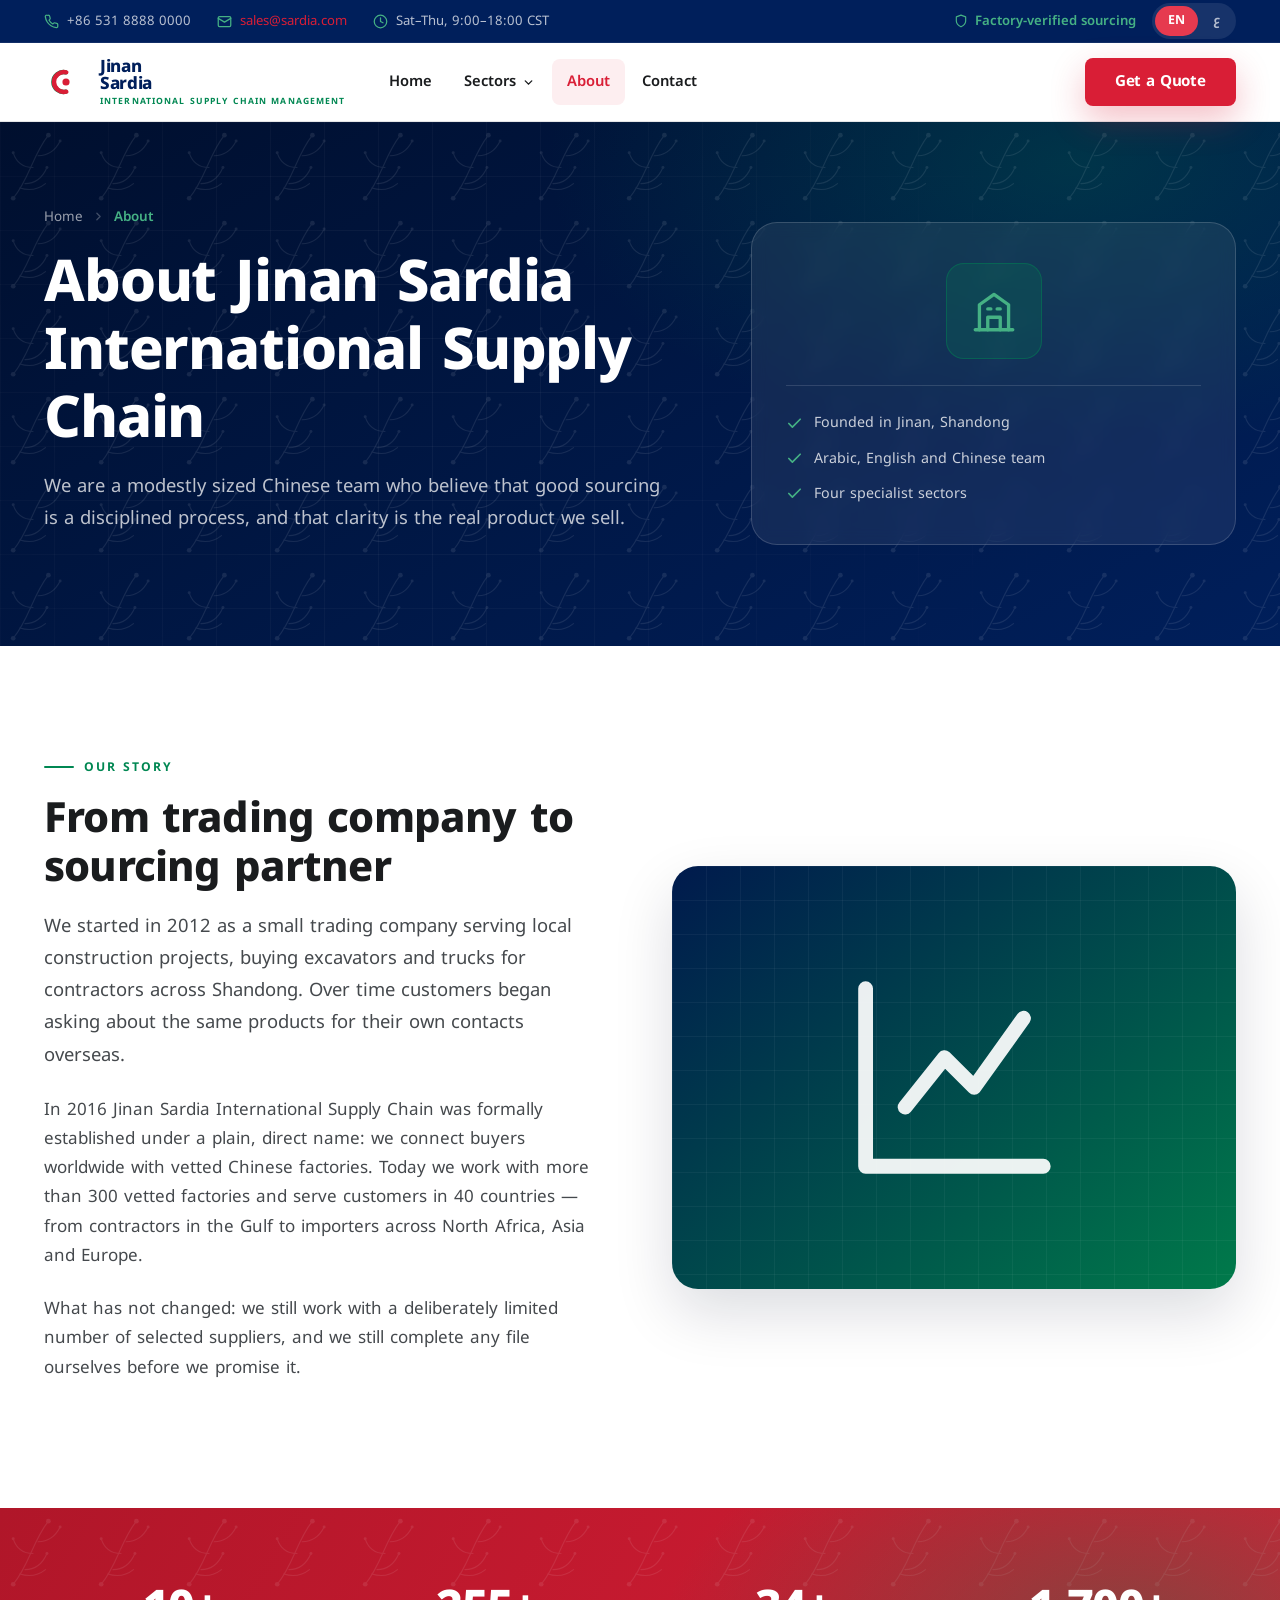
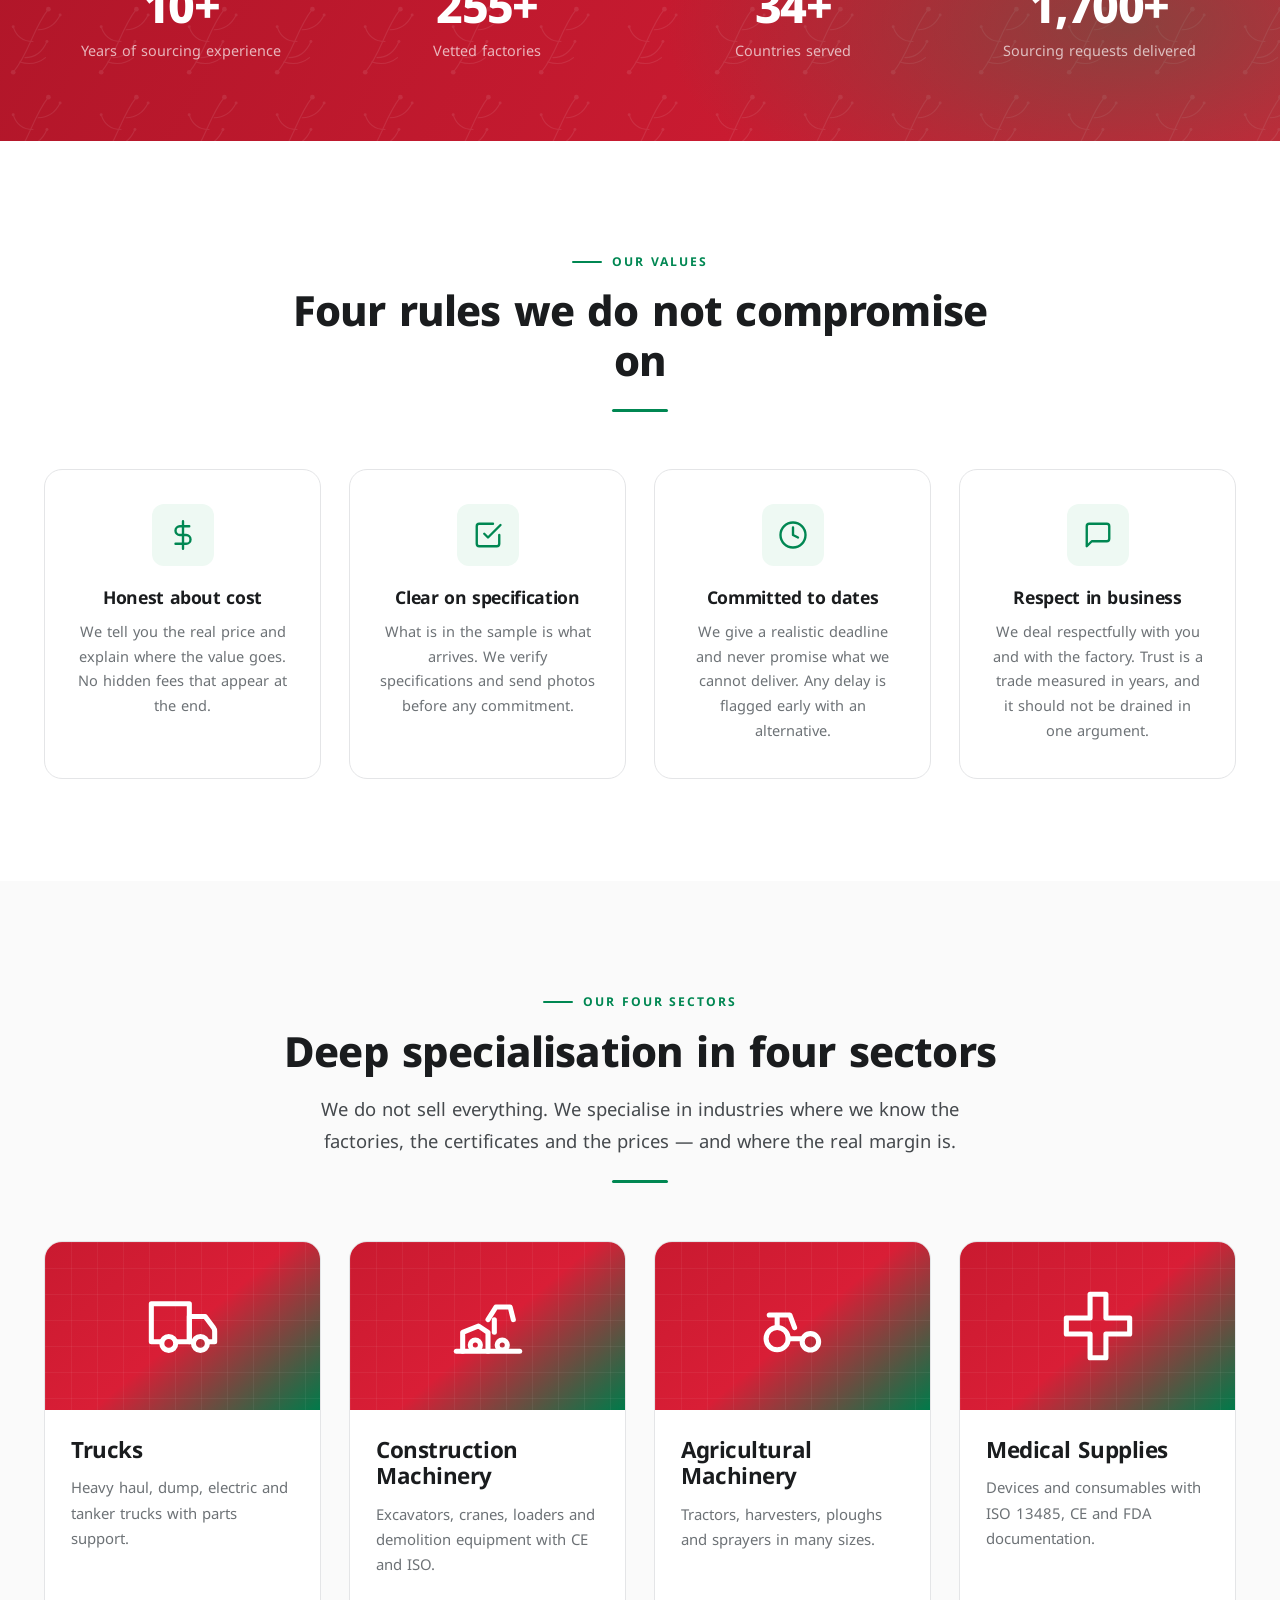
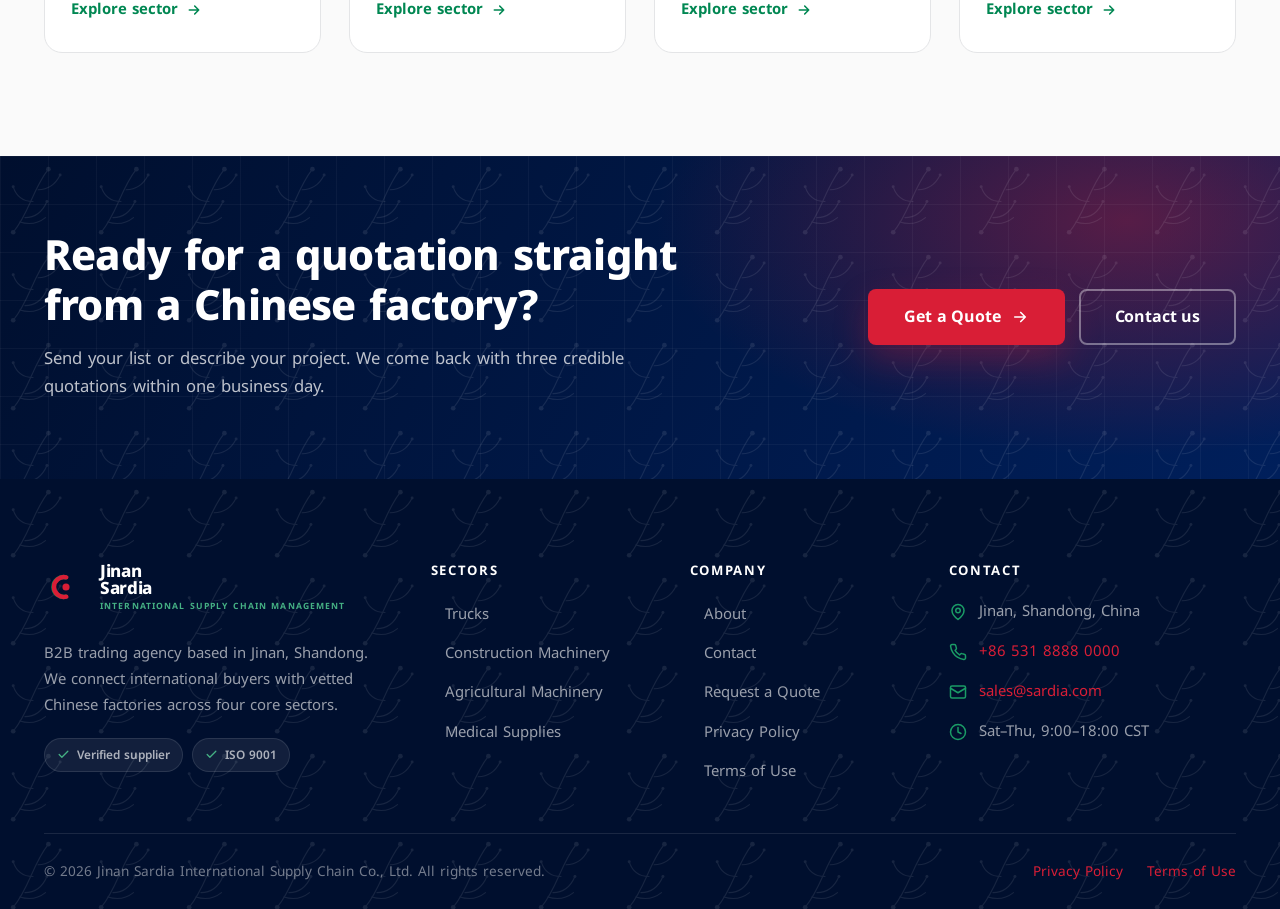
<file: about.html>
<!DOCTYPE html>
<html lang="en" dir="ltr">
<head>
<meta charset="UTF-8">
<meta name="viewport" content="width=device-width, initial-scale=1">
<title>About Us — Jinan Sardia International Supply Chain</title>
<meta name="description" content="Jinan Sardia International Supply Chain is a B2B sourcing agency in Jinan, Shandong. Since 2016 we have connected international buyers with vetted Chinese factories across four industrial sectors.">
<link rel="canonical" href="https://www.sardia.com/about.html">
<meta name="theme-color" content="#001f5b">
<meta property="og:type" content="website">
<meta property="og:locale" content="en">
<meta property="og:locale:alternate" content="ar">
<meta property="og:title" content="About Jinan Sardia International Supply Chain">
<meta property="og:description" content="A B2B sourcing agency in Jinan, Shandong connecting international buyers with vetted Chinese factories.">
<meta property="og:url" content="https://www.sardia.com/about.html">
<meta property="og:image" content="https://www.sardia.com/assets/img/hero-visual.svg">
<meta name="twitter:card" content="summary_large_image">
<link rel="alternate" hreflang="en" href="https://www.sardia.com/about.html">
<link rel="alternate" hreflang="ar" href="https://www.sardia.com/about.html?lang=ar">
<link rel="alternate" hreflang="x-default" href="https://www.sardia.com/about.html">
<link rel="icon" href="assets/img/logo.svg" type="image/svg+xml">
<link rel="preconnect" href="https://fonts.googleapis.com">
<link rel="preconnect" href="https://fonts.gstatic.com" crossorigin>
<link rel="stylesheet" href="https://fonts.googleapis.com/css2?family=Noto+Kufi+Arabic:wght@400;500;600;700;800;900&display=swap">
<link rel="stylesheet" href="assets/css/style.css">

<script type="application/ld+json">
{
  "@context": "https://schema.org",
  "@type": "AboutPage",
  "name": "About Jinan Sardia International Supply Chain",
  "url": "https://www.sardia.com/about.html",
  "mainEntity": { "@id": "https://www.sardia.com/#organization" }
}
</script>
</head>

<body>
<a class="skip-link" href="#main" data-i18n="a11y.skip">Skip to content</a>

<div class="topbar">
  <div class="container">
    <div class="topbar-items">
      <span class="topbar-item">
        <svg viewBox="0 0 24 24" fill="none" stroke="currentColor" stroke-width="2" stroke-linecap="round" stroke-linejoin="round"><path d="M22 16.9v3a2 2 0 0 1-2.2 2 19.8 19.8 0 0 1-8.6-3.1 19.5 19.5 0 0 1-6-6A19.8 19.8 0 0 1 2.1 4.2 2 2 0 0 1 4.1 2h3a2 2 0 0 1 2 1.7c.1 1 .4 1.9.7 2.8a2 2 0 0 1-.5 2.1L8.1 9.9a16 16 0 0 0 6 6l1.3-1.3a2 2 0 0 1 2.1-.4c.9.3 1.8.6 2.8.7a2 2 0 0 1 1.7 2Z"/></svg>
        <span dir="ltr">+86 531 8888 0000</span>
      </span>
      <a class="topbar-item" href="mailto:sales@sardia.com">
        <svg viewBox="0 0 24 24" fill="none" stroke="currentColor" stroke-width="2" stroke-linecap="round" stroke-linejoin="round"><rect x="2" y="4" width="20" height="16" rx="2"/><path d="m2 7 10 6 10-6"/></svg>
        <span>sales@sardia.com</span>
      </a>
      <span class="topbar-item hide-md">
        <svg viewBox="0 0 24 24" fill="none" stroke="currentColor" stroke-width="2" stroke-linecap="round" stroke-linejoin="round"><circle cx="12" cy="12" r="10"/><path d="M12 6v6l4 2"/></svg>
        <span dir="ltr">Sat&ndash;Thu, 9:00&ndash;18:00 CST</span>
      </span>
    </div>
    <div class="topbar-right">
      <span class="tagline-mini">
        <svg viewBox="0 0 24 24" fill="none" stroke="currentColor" stroke-width="2" stroke-linecap="round" stroke-linejoin="round" style="width:14px;height:14px"><path d="M12 22s8-4 8-10V5l-8-3-8 3v7c0 6 8 10 8 10Z"/></svg>
        <span data-i18n="topbar.verified">Factory-verified sourcing</span>
      </span>
      <div class="lang-switch" role="group" aria-label="Language">
        <button class="lang-btn active" type="button" data-lang="en" aria-pressed="true">EN</button>
        <button class="lang-btn" type="button" data-lang="ar" aria-pressed="false" lang="ar">ع</button>
      </div>
    </div>
  </div>
</div>

<header class="header">
  <div class="container">
    <a class="logo" href="index.html" aria-label="Jinan Sardia — home">
      <img class="logo-mark" src="assets/img/logo.svg" alt="" width="44" height="44">
      <span class="logo-text">
                <span class="logo-name"><span class="logo-line" data-i18n="brand.top">Jinan</span><span class="logo-line" data-i18n="brand.bottom">Sardia</span></span>
        <span class="logo-sub" data-i18n="brand.sub">International Supply Chain Management</span>
      </span>
    </a>
    <button class="nav-toggle" type="button" aria-expanded="false" aria-controls="primary-nav" data-i18n-aria="nav.openMenu" aria-label="Open menu">
      <svg class="icon-menu" viewBox="0 0 24 24" fill="none" stroke="currentColor" stroke-width="2" stroke-linecap="round"><path d="M3 6h18M3 12h18M3 18h18"/></svg>
      <svg class="icon-close" viewBox="0 0 24 24" fill="none" stroke="currentColor" stroke-width="2" stroke-linecap="round"><path d="M18 6 6 18M6 6l12 12"/></svg>
    </button>
    <nav class="nav" id="primary-nav" aria-label="Main">
      <ul class="nav-list">
        <li><a class="nav-link" href="index.html" data-i18n="nav.home">Home</a></li>
        <li class="has-dropdown">
          <button class="nav-link dropdown-toggle" type="button" aria-expanded="false" aria-haspopup="true" data-i18n="nav.sectors">
            Sectors
            <svg viewBox="0 0 24 24" fill="none" stroke="currentColor" stroke-width="2.5" stroke-linecap="round"><path d="m6 9 6 6 6-6"/></svg>
          </button>
          <div class="dropdown">
            <a class="dropdown-item" href="trucks.html">
              <span class="dropdown-icon"><svg viewBox="0 0 24 24" fill="none" stroke="currentColor" stroke-width="1.9" stroke-linecap="round" stroke-linejoin="round"><path d="M10 17h4V5H2v12h3"/><path d="M20 17h2v-3.3a2 2 0 0 0-.4-1.2L19 9h-5v8h1"/><circle cx="7.5" cy="17.5" r="2.2"/><circle cx="17.5" cy="17.5" r="2.2"/></svg></span>
              <span><span class="dropdown-title" data-i18n="nav.trucks">Trucks</span><span class="dropdown-desc" data-i18n="drop.trucks">Heavy haul, dump, electric &amp; tankers</span></span>
            </a>
            <a class="dropdown-item" href="construction-machinery.html">
              <span class="dropdown-icon"><svg viewBox="0 0 24 24" fill="none" stroke="currentColor" stroke-width="1.9" stroke-linecap="round" stroke-linejoin="round"><path d="M2 20h20"/><path d="M4 20v-6l5-2 3 2v6"/><path d="m12 10 2.5-4H19l1 4"/><path d="M14 10v4"/><circle cx="8" cy="18" r="1.6"/><circle cx="16.5" cy="18" r="1.6"/></svg></span>
              <span><span class="dropdown-title" data-i18n="nav.construction">Construction Machinery</span><span class="dropdown-desc" data-i18n="drop.con">Excavators, cranes, loaders, demolition</span></span>
            </a>
            <a class="dropdown-item" href="agricultural-machinery.html">
              <span class="dropdown-icon"><svg viewBox="0 0 24 24" fill="none" stroke="currentColor" stroke-width="1.9" stroke-linecap="round" stroke-linejoin="round"><circle cx="7" cy="16" r="3.5"/><circle cx="17.5" cy="17" r="2.6"/><path d="M10.5 16h4"/><path d="M7 12.5V8.5h4l1.5 4"/><path d="M4.5 8.5h2"/></svg></span>
              <span><span class="dropdown-title" data-i18n="nav.agriculture">Agricultural Machinery</span><span class="dropdown-desc" data-i18n="drop.agri">Tractors, harvesters, sprayers</span></span>
            </a>
            <a class="dropdown-item" href="medical-supplies.html">
              <span class="dropdown-icon"><svg viewBox="0 0 24 24" fill="none" stroke="currentColor" stroke-width="1.9" stroke-linecap="round" stroke-linejoin="round"><path d="M9.5 2h5v7.5H22v5h-7.5V22h-5v-7.5H2v-5h7.5V2Z"/></svg></span>
              <span><span class="dropdown-title" data-i18n="nav.medical">Medical Supplies</span><span class="dropdown-desc" data-i18n="drop.med">ISO 13485, CE &amp; FDA documentation</span></span>
            </a>
          </div>
        </li>
        <li><a class="nav-link active" href="about.html" data-i18n="nav.about">About</a></li>
        <li><a class="nav-link" href="contact.html" data-i18n="nav.contact">Contact</a></li>
      </ul>
    </nav>
    <div class="header-actions">
      <a class="btn btn-primary btn-nav" href="contact.html" data-i18n="nav.getQuote">Get a Quote</a>
    </div>
  </div>
</header>

<div class="nav-overlay"></div>

<main id="main">

  <section class="page-hero patterned">
    <div class="container">
      <div>
        <nav class="breadcrumbs" aria-label="Breadcrumb">
          <a href="index.html" data-i18n="crumb.home">Home</a>
          <svg viewBox="0 0 24 24" fill="none" stroke="currentColor" stroke-width="2.4" stroke-linecap="round" stroke-linejoin="round"><path d="m9 6 6 6-6 6"/></svg>
          <span class="current" data-i18n="about.nav">About</span>
        </nav>
        <h1 data-i18n="about.title">About Jinan Sardia International Supply Chain</h1>
        <p class="lead" data-i18n="about.lead">
          We are a modestly sized Chinese team who believe that good sourcing is a disciplined
          process, and that clarity is the real product we sell.
        </p>
      </div>
      <div class="hero-panel">
        <div class="hero-panel-icon">
          <svg viewBox="0 0 24 24" fill="none" stroke="currentColor" stroke-width="1.6" stroke-linecap="round" stroke-linejoin="round" aria-hidden="true">
            <path d="M3 21h18"/><path d="M5 21V9l7-5 7 5v12"/><path d="M9 21v-6h6v6"/><path d="M9 11h1.5M13.5 11H15"/>
          </svg>
        </div>
        <div class="quick-facts">
          <span class="quick-fact">
            <svg viewBox="0 0 24 24" fill="none" stroke="currentColor" stroke-width="2.4" stroke-linecap="round" stroke-linejoin="round"><path d="M20 6 9 17l-5-5"/></svg>
            <span data-i18n="about.f1">Founded in Jinan, Shandong</span>
          </span>
          <span class="quick-fact">
            <svg viewBox="0 0 24 24" fill="none" stroke="currentColor" stroke-width="2.4" stroke-linecap="round" stroke-linejoin="round"><path d="M20 6 9 17l-5-5"/></svg>
            <span data-i18n="about.f2">Arabic, English and Chinese team</span>
          </span>
          <span class="quick-fact">
            <svg viewBox="0 0 24 24" fill="none" stroke="currentColor" stroke-width="2.4" stroke-linecap="round" stroke-linejoin="round"><path d="M20 6 9 17l-5-5"/></svg>
            <span data-i18n="about.f3">Four specialist sectors</span>
          </span>
        </div>
      </div>
    </div>
  </section>

  <!-- STORY -->
  <section class="section">
    <div class="container">
      <div class="split">
        <div class="split-body reveal">
          <span class="eyebrow" data-i18n="about.storyEyebrow">Our story</span>
          <h2 data-i18n="about.storyTitle">From trading company to sourcing partner</h2>
          <p class="lead" data-i18n="about.storyP1">
            We started in 2012 as a small trading company serving local construction projects,
            buying excavators and trucks for contractors across Shandong. Over time customers
            began asking about the same products for their own contacts overseas.
          </p>
          <p data-i18n="about.storyP2">
            In 2016 Jinan Sardia International Supply Chain was formally established under a plain,
            direct name: we connect buyers worldwide with vetted Chinese factories. Today we work
            with more than 300 vetted factories and serve customers in 40 countries &mdash; from
            contractors in the Gulf to importers across North Africa, Asia and Europe.
          </p>
          <p data-i18n="about.storyP3">
            What has not changed: we still work with a deliberately limited number of selected
            suppliers, and we still complete any file ourselves before we promise it.
          </p>
        </div>
        <div class="split-media reveal" data-delay="1">
          <svg viewBox="0 0 24 24" fill="none" stroke="currentColor" stroke-width="1.5" stroke-linecap="round" stroke-linejoin="round" aria-hidden="true">
            <path d="M3 3v18h18"/><path d="m7 15 4-5 3 3 5-7"/>
          </svg>
        </div>
      </div>
    </div>
  </section>

  <!-- STATS -->
  <div class="stats-band patterned">
    <div class="container">
      <div class="stats-grid">
        <div class="stat reveal">
          <div class="stat-num" data-count="12" data-suffix="+">12+</div>
          <div class="stat-label" data-i18n="home.stat1Label">Years of sourcing experience</div>
        </div>
        <div class="stat reveal" data-delay="1">
          <div class="stat-num" data-count="300" data-suffix="+">300+</div>
          <div class="stat-label" data-i18n="home.stat3Label">Vetted factories</div>
        </div>
        <div class="stat reveal" data-delay="2">
          <div class="stat-num" data-count="40" data-suffix="+">40+</div>
          <div class="stat-label" data-i18n="home.stat2Label">Countries served</div>
        </div>
        <div class="stat reveal" data-delay="3">
          <div class="stat-num" data-count="2000" data-suffix="+">2,000+</div>
          <div class="stat-label" data-i18n="stats.lab1">Sourcing requests delivered</div>
        </div>
      </div>
    </div>
  </div>

  <!-- VALUES -->
  <section class="section">
    <div class="container">
      <div class="section-head center reveal">
        <span class="eyebrow" data-i18n="about.valEyebrow">Our values</span>
        <h2 data-i18n="about.valTitle">Four rules we do not compromise on</h2>
      </div>

      <div class="grid g-4">
        <div class="card icon-card reveal">
          <div class="icon-badge">
            <svg viewBox="0 0 24 24" fill="none" stroke="currentColor" stroke-width="1.9" stroke-linecap="round" stroke-linejoin="round"><path d="M12 1v22M17 5H9.5a3.5 3.5 0 0 0 0 7h5a3.5 3.5 0 0 1 0 7H6"/></svg>
          </div>
          <h3 data-i18n="about.v1Title">Honest about cost</h3>
          <p data-i18n="about.v1Desc">We tell you the real price and explain where the value goes. No hidden fees that appear at the end.</p>
        </div>
        <div class="card icon-card reveal" data-delay="1">
          <div class="icon-badge">
            <svg viewBox="0 0 24 24" fill="none" stroke="currentColor" stroke-width="1.9" stroke-linecap="round" stroke-linejoin="round"><path d="M9 11 12 14 22 4"/><path d="M21 12v7a2 2 0 0 1-2 2H5a2 2 0 0 1-2-2V5a2 2 0 0 1 2-2h11"/></svg>
          </div>
          <h3 data-i18n="about.v2Title">Clear on specification</h3>
          <p data-i18n="about.v2Desc">What is in the sample is what arrives. We verify specifications and send photos before any commitment.</p>
        </div>
        <div class="card icon-card reveal" data-delay="2">
          <div class="icon-badge">
            <svg viewBox="0 0 24 24" fill="none" stroke="currentColor" stroke-width="1.9" stroke-linecap="round" stroke-linejoin="round"><circle cx="12" cy="12" r="10"/><path d="M12 6v6l4 2"/></svg>
          </div>
          <h3 data-i18n="about.v3Title">Committed to dates</h3>
          <p data-i18n="about.v3Desc">We give a realistic deadline and never promise what we cannot deliver. Any delay is flagged early with an alternative.</p>
        </div>
        <div class="card icon-card reveal" data-delay="3">
          <div class="icon-badge">
            <svg viewBox="0 0 24 24" fill="none" stroke="currentColor" stroke-width="1.9" stroke-linecap="round" stroke-linejoin="round"><path d="M21 15a2 2 0 0 1-2 2H7l-4 4V5a2 2 0 0 1 2-2h14a2 2 0 0 1 2 2Z"/></svg>
          </div>
          <h3 data-i18n="about.v4Title">Respect in business</h3>
          <p data-i18n="about.v4Desc">We deal respectfully with you and with the factory. Trust is a trade measured in years, and it should not be drained in one argument.</p>
        </div>
      </div>
    </div>
  </section>

  <!-- SECTORS RECAP -->
  <section class="section section-tint">
    <div class="container">
      <div class="section-head center reveal">
        <span class="eyebrow" data-i18n="sectors.eyebrow">Our four sectors</span>
        <h2 data-i18n="sectors.title">Deep specialisation in four sectors</h2>
        <p class="lead" data-i18n="sectors.lead">
          We do not sell everything. We specialise in industries where we know the factories,
          the certificates and the prices &mdash; and where the real margin is.
        </p>
      </div>

      <div class="grid g-4">
        <a class="sector-card reveal" href="trucks.html">
          <span class="sector-card-art">
            <svg viewBox="0 0 24 24" fill="none" stroke="currentColor" stroke-width="1.6" stroke-linecap="round" stroke-linejoin="round" aria-hidden="true"><path d="M10 17h4V5H2v12h3"/><path d="M20 17h2v-3.3a2 2 0 0 0-.4-1.2L19 9h-5v8h1"/><circle cx="7.5" cy="17.5" r="2.2"/><circle cx="17.5" cy="17.5" r="2.2"/></svg>
            <span class="accent-bar"></span>
          </span>
          <span class="sector-card-body">
            <h3 data-i18n="nav.trucks">Trucks</h3>
            <p data-i18n="sectors.trucksDesc">Heavy haul, dump, electric and tanker trucks with parts support.</p>
            <span class="link-arrow"><span data-i18n="common.viewSector">Explore sector</span><svg viewBox="0 0 24 24" fill="none" stroke="currentColor" stroke-width="2.4" stroke-linecap="round" stroke-linejoin="round"><path d="M5 12h14M13 6l6 6-6 6"/></svg></span>
          </span>
        </a>
        <a class="sector-card reveal" data-delay="1" href="construction-machinery.html">
          <span class="sector-card-art">
            <svg viewBox="0 0 24 24" fill="none" stroke="currentColor" stroke-width="1.6" stroke-linecap="round" stroke-linejoin="round" aria-hidden="true"><path d="M2 20h20"/><path d="M4 20v-6l5-2 3 2v6"/><path d="m12 10 2.5-4H19l1 4"/><path d="M14 10v4"/><circle cx="8" cy="18" r="1.6"/><circle cx="16.5" cy="18" r="1.6"/></svg>
            <span class="accent-bar"></span>
          </span>
          <span class="sector-card-body">
            <h3 data-i18n="nav.construction">Construction Machinery</h3>
            <p data-i18n="sectors.constructionDesc">Excavators, cranes, loaders and demolition equipment with CE and ISO.</p>
            <span class="link-arrow"><span data-i18n="common.viewSector">Explore sector</span><svg viewBox="0 0 24 24" fill="none" stroke="currentColor" stroke-width="2.4" stroke-linecap="round" stroke-linejoin="round"><path d="M5 12h14M13 6l6 6-6 6"/></svg></span>
          </span>
        </a>
        <a class="sector-card reveal" data-delay="2" href="agricultural-machinery.html">
          <span class="sector-card-art">
            <svg viewBox="0 0 24 24" fill="none" stroke="currentColor" stroke-width="1.6" stroke-linecap="round" stroke-linejoin="round" aria-hidden="true"><circle cx="7" cy="16" r="3.5"/><circle cx="17.5" cy="17" r="2.6"/><path d="M10.5 16h4"/><path d="M7 12.5V8.5h4l1.5 4"/><path d="M4.5 8.5h2"/></svg>
            <span class="accent-bar"></span>
          </span>
          <span class="sector-card-body">
            <h3 data-i18n="nav.agriculture">Agricultural Machinery</h3>
            <p data-i18n="sectors.agricultureDesc">Tractors, harvesters, ploughs and sprayers in many sizes.</p>
            <span class="link-arrow"><span data-i18n="common.viewSector">Explore sector</span><svg viewBox="0 0 24 24" fill="none" stroke="currentColor" stroke-width="2.4" stroke-linecap="round" stroke-linejoin="round"><path d="M5 12h14M13 6l6 6-6 6"/></svg></span>
          </span>
        </a>
        <a class="sector-card reveal" data-delay="3" href="medical-supplies.html">
          <span class="sector-card-art">
            <svg viewBox="0 0 24 24" fill="none" stroke="currentColor" stroke-width="1.6" stroke-linecap="round" stroke-linejoin="round" aria-hidden="true"><path d="M9.5 2h5v7.5H22v5h-7.5V22h-5v-7.5H2v-5h7.5V2Z"/></svg>
            <span class="accent-bar"></span>
          </span>
          <span class="sector-card-body">
            <h3 data-i18n="nav.medical">Medical Supplies</h3>
            <p data-i18n="sectors.medicalDesc">Devices and consumables with ISO 13485, CE and FDA documentation.</p>
            <span class="link-arrow"><span data-i18n="common.viewSector">Explore sector</span><svg viewBox="0 0 24 24" fill="none" stroke="currentColor" stroke-width="2.4" stroke-linecap="round" stroke-linejoin="round"><path d="M5 12h14M13 6l6 6-6 6"/></svg></span>
          </span>
        </a>
      </div>
    </div>
  </section>

  <section class="cta-band patterned">
    <div class="container">
      <div class="cta-inner">
        <div class="cta-text">
          <h2 data-i18n="cta.title">Ready for a quotation straight from a Chinese factory?</h2>
          <p data-i18n="cta.body">Send your list or describe your project. We come back with three credible quotations within one business day.</p>
        </div>
        <div class="cta-actions">
          <a class="btn btn-primary btn-lg" href="contact.html">
            <span data-i18n="nav.getQuote">Get a Quote</span>
            <svg viewBox="0 0 24 24" fill="none" stroke="currentColor" stroke-width="2.2" stroke-linecap="round" stroke-linejoin="round"><path d="M5 12h14M13 6l6 6-6 6"/></svg>
          </a>
          <a class="btn btn-ghost btn-lg" href="contact.html" data-i18n="nav.contact">Contact us</a>
        </div>
      </div>
    </div>
  </section>

</main>

<footer class="footer patterned">
  <div class="container">
    <div class="footer-top">
      <div class="footer-brand">
        <a class="logo" href="index.html">
          <img class="logo-mark" src="assets/img/logo.svg" alt="" width="44" height="44">
          <span class="logo-text">
                <span class="logo-name"><span class="logo-line" data-i18n="brand.top">Jinan</span><span class="logo-line" data-i18n="brand.bottom">Sardia</span></span>
        <span class="logo-sub" data-i18n="brand.sub">International Supply Chain Management</span>
      </span>
        </a>
        <p data-i18n="footer.about">B2B trading agency based in Jinan, Shandong. We connect international buyers with vetted Chinese factories across four core sectors.</p>
        <div class="footer-badges mt-3">
          <span class="footer-badge"><svg viewBox="0 0 24 24" fill="none" stroke="currentColor" stroke-width="2.4" stroke-linecap="round" stroke-linejoin="round"><path d="M20 6 9 17l-5-5"/></svg><span data-i18n="footer.verifiedBadge">Verified supplier</span></span>
          <span class="footer-badge"><svg viewBox="0 0 24 24" fill="none" stroke="currentColor" stroke-width="2.4" stroke-linecap="round" stroke-linejoin="round"><path d="M20 6 9 17l-5-5"/></svg><span>ISO 9001</span></span>
        </div>
      </div>
      <div>
        <h4 data-i18n="footer.sectorsTitle">Sectors</h4>
        <ul class="footer-links">
          <li><a href="trucks.html" data-i18n="nav.trucks">Trucks</a></li>
          <li><a href="construction-machinery.html" data-i18n="nav.construction">Construction Machinery</a></li>
          <li><a href="agricultural-machinery.html" data-i18n="nav.agriculture">Agricultural Machinery</a></li>
          <li><a href="medical-supplies.html" data-i18n="nav.medical">Medical Supplies</a></li>
        </ul>
      </div>
      <div>
        <h4 data-i18n="footer.companyTitle">Company</h4>
        <ul class="footer-links">
          <li><a href="about.html" data-i18n="nav.about">About</a></li>
          <li><a href="contact.html" data-i18n="nav.contact">Contact</a></li>
          <li><a href="contact.html#inquiry" data-i18n="nav.getQuote">Request a Quote</a></li>
          <li><a href="#" data-i18n="footer.privacy">Privacy Policy</a></li>
          <li><a href="#" data-i18n="footer.terms">Terms of Use</a></li>
        </ul>
      </div>
      <div>
        <h4 data-i18n="footer.contactTitle">Contact</h4>
        <div class="footer-contact">
          <div class="footer-contact-item"><svg viewBox="0 0 24 24" fill="none" stroke="currentColor" stroke-width="2" stroke-linecap="round" stroke-linejoin="round"><path d="M20 10c0 6-8 12-8 12s-8-6-8-12a8 8 0 0 1 16 0Z"/><circle cx="12" cy="10" r="3"/></svg><span data-i18n="footer.address">Jinan, Shandong, China</span></div>
          <div class="footer-contact-item"><svg viewBox="0 0 24 24" fill="none" stroke="currentColor" stroke-width="2" stroke-linecap="round" stroke-linejoin="round"><path d="M22 16.9v3a2 2 0 0 1-2.2 2 19.8 19.8 0 0 1-8.6-3.1 19.5 19.5 0 0 1-6-6A19.8 19.8 0 0 1 2.1 4.2 2 2 0 0 1 4.1 2h3a2 2 0 0 1 2 1.7c.1 1 .4 1.9.7 2.8a2 2 0 0 1-.5 2.1L8.1 9.9a16 16 0 0 0 6 6l1.3-1.3a2 2 0 0 1 2.1-.4c.9.3 1.8.6 2.8.7a2 2 0 0 1 1.7 2Z"/></svg><a href="tel:+8653188880000" dir="ltr">+86 531 8888 0000</a></div>
          <div class="footer-contact-item"><svg viewBox="0 0 24 24" fill="none" stroke="currentColor" stroke-width="2" stroke-linecap="round" stroke-linejoin="round"><rect x="2" y="4" width="20" height="16" rx="2"/><path d="m2 7 10 6 10-6"/></svg><a href="mailto:sales@sardia.com">sales@sardia.com</a></div>
          <div class="footer-contact-item"><svg viewBox="0 0 24 24" fill="none" stroke="currentColor" stroke-width="2" stroke-linecap="round" stroke-linejoin="round"><circle cx="12" cy="12" r="10"/><path d="M12 6v6l4 2"/></svg><span data-i18n="footer.hours">Sat&ndash;Thu, 9:00&ndash;18:00 CST</span></div>
        </div>
      </div>
    </div>
    <div class="footer-bottom">
      <span>&copy; <span data-year>2026</span> <span data-i18n="footer.companyName">Jinan Sardia International Supply Chain Co., Ltd.</span> <span data-i18n="footer.rights">All rights reserved.</span></span>
      <div class="footer-legal">
        <a href="#" data-i18n="footer.privacy">Privacy Policy</a>
        <a href="#" data-i18n="footer.terms">Terms of Use</a>
      </div>
    </div>
  </div>
</footer>

<script src="assets/js/i18n.js"></script>
<script src="assets/js/main.js"></script>
</body>
</html>
</file>
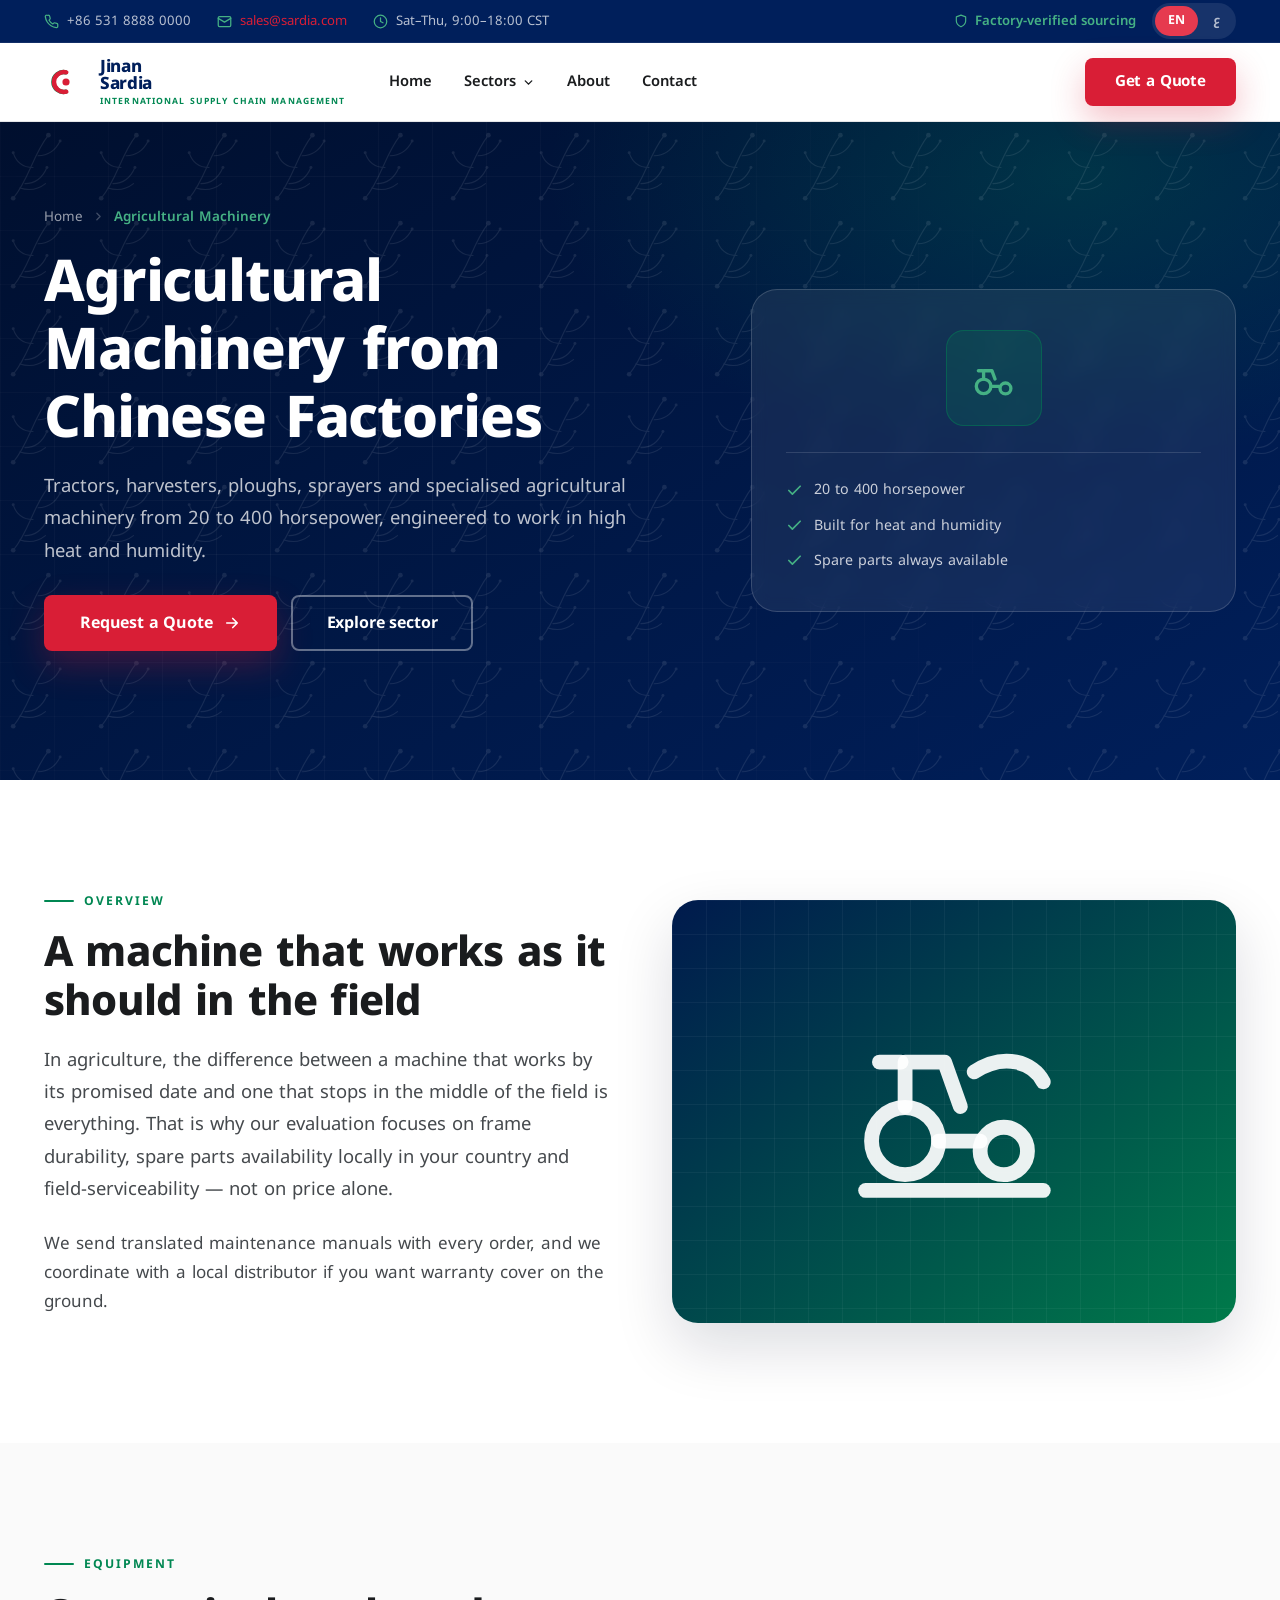
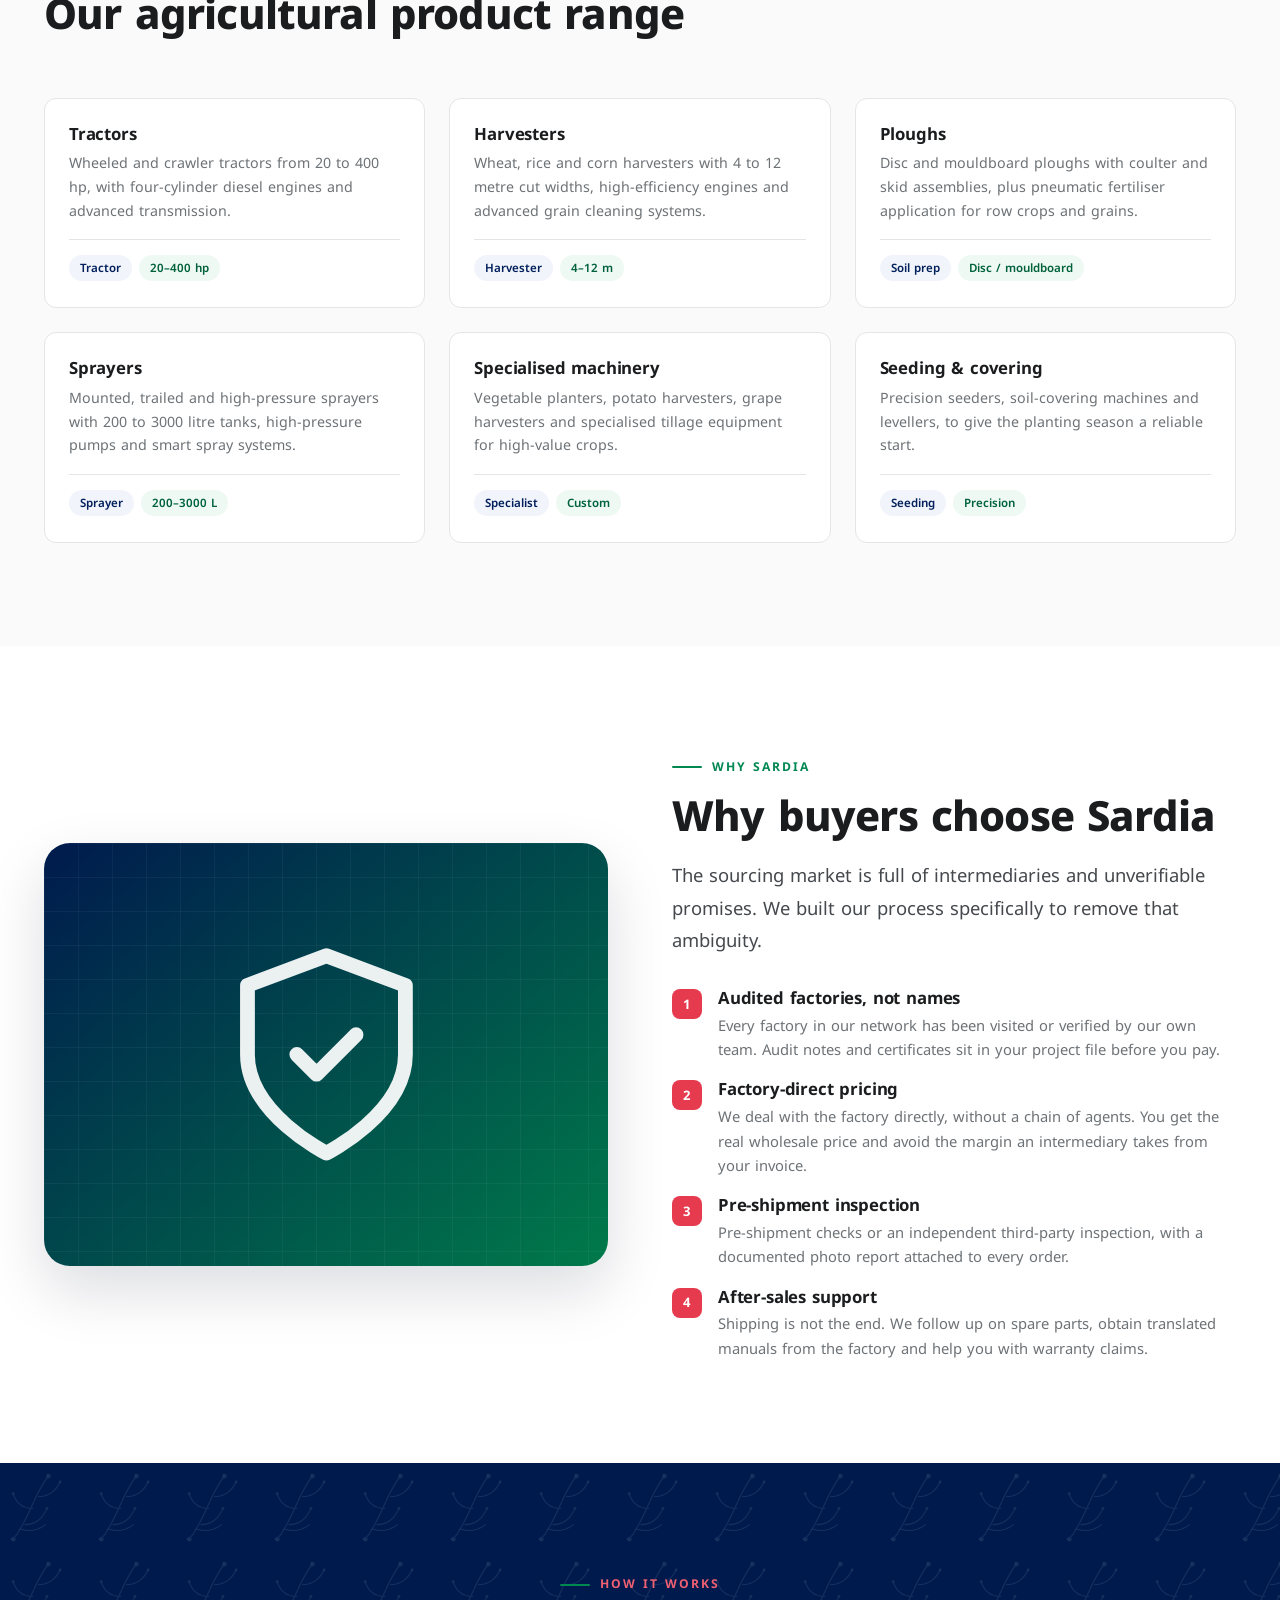
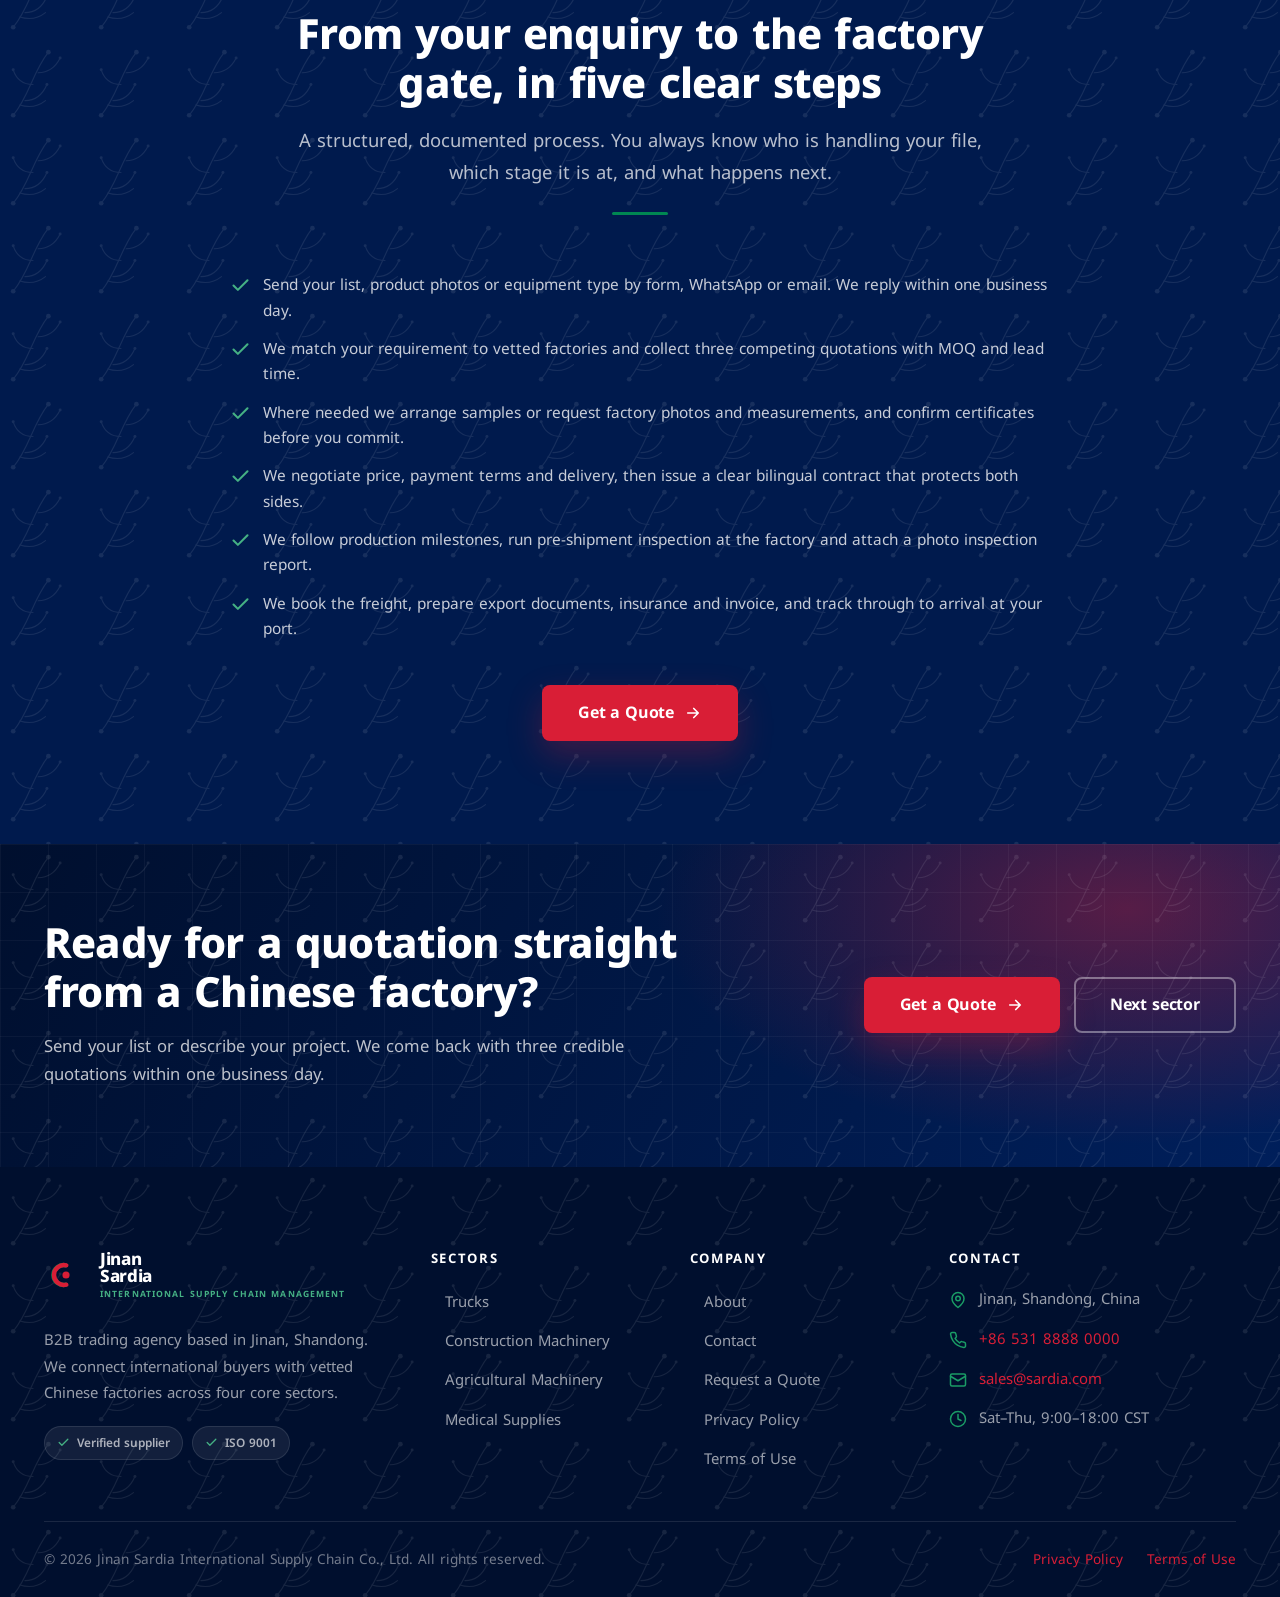
<file: agricultural-machinery.html>
<!DOCTYPE html>
<html lang="en" dir="ltr">
<head>
<meta charset="UTF-8">
<meta name="viewport" content="width=device-width, initial-scale=1">
<title>Agricultural Machinery from China — Tractors &amp; Harvesters | Jinan Sardia</title>
<meta name="description" content="Tractors, harvesters, ploughs, seeders and sprayers from Chinese factories. 20 to 400 hp, wheeled and tracked, built for heat and humidity with reliable spare parts supply.">
<link rel="canonical" href="https://www.sardia.com/agricultural-machinery.html">
<meta name="theme-color" content="#001f5b">
<meta property="og:type" content="website">
<meta property="og:locale" content="en">
<meta property="og:locale:alternate" content="ar">
<meta property="og:title" content="Agricultural Machinery from China | Jinan Sardia">
<meta property="og:description" content="Tractors, harvesters, ploughs and sprayers from verified Chinese factories, 20 to 400 hp.">
<meta property="og:url" content="https://www.sardia.com/agricultural-machinery.html">
<meta property="og:image" content="https://www.sardia.com/assets/img/hero-visual.svg">
<meta name="twitter:card" content="summary_large_image">
<link rel="alternate" hreflang="en" href="https://www.sardia.com/agricultural-machinery.html">
<link rel="alternate" hreflang="ar" href="https://www.sardia.com/agricultural-machinery.html?lang=ar">
<link rel="alternate" hreflang="x-default" href="https://www.sardia.com/agricultural-machinery.html">
<link rel="icon" href="assets/img/logo.svg" type="image/svg+xml">
<link rel="preconnect" href="https://fonts.googleapis.com">
<link rel="preconnect" href="https://fonts.gstatic.com" crossorigin>
<link rel="stylesheet" href="https://fonts.googleapis.com/css2?family=Noto+Kufi+Arabic:wght@400;500;600;700;800;900&display=swap">
<link rel="stylesheet" href="assets/css/style.css">

<script type="application/ld+json">
{
  "@context": "https://schema.org",
  "@type": "BreadcrumbList",
  "itemListElement": [
    { "@type": "ListItem", "position": 1, "name": "Home", "item": "https://www.sardia.com/" },
    { "@type": "ListItem", "position": 2, "name": "Agricultural Machinery", "item": "https://www.sardia.com/agricultural-machinery.html" }
  ]
}
</script>
</head>

<body>
<a class="skip-link" href="#main" data-i18n="a11y.skip">Skip to content</a>

<div class="topbar">
  <div class="container">
    <div class="topbar-items">
      <span class="topbar-item">
        <svg viewBox="0 0 24 24" fill="none" stroke="currentColor" stroke-width="2" stroke-linecap="round" stroke-linejoin="round"><path d="M22 16.9v3a2 2 0 0 1-2.2 2 19.8 19.8 0 0 1-8.6-3.1 19.5 19.5 0 0 1-6-6A19.8 19.8 0 0 1 2.1 4.2 2 2 0 0 1 4.1 2h3a2 2 0 0 1 2 1.7c.1 1 .4 1.9.7 2.8a2 2 0 0 1-.5 2.1L8.1 9.9a16 16 0 0 0 6 6l1.3-1.3a2 2 0 0 1 2.1-.4c.9.3 1.8.6 2.8.7a2 2 0 0 1 1.7 2Z"/></svg>
        <span dir="ltr">+86 531 8888 0000</span>
      </span>
      <a class="topbar-item" href="mailto:sales@sardia.com">
        <svg viewBox="0 0 24 24" fill="none" stroke="currentColor" stroke-width="2" stroke-linecap="round" stroke-linejoin="round"><rect x="2" y="4" width="20" height="16" rx="2"/><path d="m2 7 10 6 10-6"/></svg>
        <span>sales@sardia.com</span>
      </a>
      <span class="topbar-item hide-md">
        <svg viewBox="0 0 24 24" fill="none" stroke="currentColor" stroke-width="2" stroke-linecap="round" stroke-linejoin="round"><circle cx="12" cy="12" r="10"/><path d="M12 6v6l4 2"/></svg>
        <span dir="ltr">Sat&ndash;Thu, 9:00&ndash;18:00 CST</span>
      </span>
    </div>
    <div class="topbar-right">
      <span class="tagline-mini">
        <svg viewBox="0 0 24 24" fill="none" stroke="currentColor" stroke-width="2" stroke-linecap="round" stroke-linejoin="round" style="width:14px;height:14px"><path d="M12 22s8-4 8-10V5l-8-3-8 3v7c0 6 8 10 8 10Z"/></svg>
        <span data-i18n="topbar.verified">Factory-verified sourcing</span>
      </span>
      <div class="lang-switch" role="group" aria-label="Language">
        <button class="lang-btn active" type="button" data-lang="en" aria-pressed="true">EN</button>
        <button class="lang-btn" type="button" data-lang="ar" aria-pressed="false" lang="ar">ع</button>
      </div>
    </div>
  </div>
</div>

<header class="header">
  <div class="container">
    <a class="logo" href="index.html" aria-label="Jinan Sardia — home">
      <img class="logo-mark" src="assets/img/logo.svg" alt="" width="44" height="44">
      <span class="logo-text">
                <span class="logo-name"><span class="logo-line" data-i18n="brand.top">Jinan</span><span class="logo-line" data-i18n="brand.bottom">Sardia</span></span>
        <span class="logo-sub" data-i18n="brand.sub">International Supply Chain Management</span>
      </span>
    </a>
    <button class="nav-toggle" type="button" aria-expanded="false" aria-controls="primary-nav" data-i18n-aria="nav.openMenu" aria-label="Open menu">
      <svg class="icon-menu" viewBox="0 0 24 24" fill="none" stroke="currentColor" stroke-width="2" stroke-linecap="round"><path d="M3 6h18M3 12h18M3 18h18"/></svg>
      <svg class="icon-close" viewBox="0 0 24 24" fill="none" stroke="currentColor" stroke-width="2" stroke-linecap="round"><path d="M18 6 6 18M6 6l12 12"/></svg>
    </button>
    <nav class="nav" id="primary-nav" aria-label="Main">
      <ul class="nav-list">
        <li><a class="nav-link" href="index.html" data-i18n="nav.home">Home</a></li>
        <li class="has-dropdown">
          <button class="nav-link dropdown-toggle" type="button" aria-expanded="false" aria-haspopup="true" data-i18n="nav.sectors">
            Sectors
            <svg viewBox="0 0 24 24" fill="none" stroke="currentColor" stroke-width="2.5" stroke-linecap="round"><path d="m6 9 6 6 6-6"/></svg>
          </button>
          <div class="dropdown">
            <a class="dropdown-item" href="trucks.html">
              <span class="dropdown-icon"><svg viewBox="0 0 24 24" fill="none" stroke="currentColor" stroke-width="1.9" stroke-linecap="round" stroke-linejoin="round"><path d="M10 17h4V5H2v12h3"/><path d="M20 17h2v-3.3a2 2 0 0 0-.4-1.2L19 9h-5v8h1"/><circle cx="7.5" cy="17.5" r="2.2"/><circle cx="17.5" cy="17.5" r="2.2"/></svg></span>
              <span><span class="dropdown-title" data-i18n="nav.trucks">Trucks</span><span class="dropdown-desc" data-i18n="drop.trucks">Heavy haul, dump, electric &amp; tankers</span></span>
            </a>
            <a class="dropdown-item" href="construction-machinery.html">
              <span class="dropdown-icon"><svg viewBox="0 0 24 24" fill="none" stroke="currentColor" stroke-width="1.9" stroke-linecap="round" stroke-linejoin="round"><path d="M2 20h20"/><path d="M4 20v-6l5-2 3 2v6"/><path d="m12 10 2.5-4H19l1 4"/><path d="M14 10v4"/><circle cx="8" cy="18" r="1.6"/><circle cx="16.5" cy="18" r="1.6"/></svg></span>
              <span><span class="dropdown-title" data-i18n="nav.construction">Construction Machinery</span><span class="dropdown-desc" data-i18n="drop.con">Excavators, cranes, loaders, demolition</span></span>
            </a>
            <a class="dropdown-item active" href="agricultural-machinery.html">
              <span class="dropdown-icon"><svg viewBox="0 0 24 24" fill="none" stroke="currentColor" stroke-width="1.9" stroke-linecap="round" stroke-linejoin="round"><circle cx="7" cy="16" r="3.5"/><circle cx="17.5" cy="17" r="2.6"/><path d="M10.5 16h4"/><path d="M7 12.5V8.5h4l1.5 4"/><path d="M4.5 8.5h2"/></svg></span>
              <span><span class="dropdown-title" data-i18n="nav.agriculture">Agricultural Machinery</span><span class="dropdown-desc" data-i18n="drop.agri">Tractors, harvesters, sprayers</span></span>
            </a>
            <a class="dropdown-item" href="medical-supplies.html">
              <span class="dropdown-icon"><svg viewBox="0 0 24 24" fill="none" stroke="currentColor" stroke-width="1.9" stroke-linecap="round" stroke-linejoin="round"><path d="M9.5 2h5v7.5H22v5h-7.5V22h-5v-7.5H2v-5h7.5V2Z"/></svg></span>
              <span><span class="dropdown-title" data-i18n="nav.medical">Medical Supplies</span><span class="dropdown-desc" data-i18n="drop.med">ISO 13485, CE &amp; FDA documentation</span></span>
            </a>
          </div>
        </li>
        <li><a class="nav-link" href="about.html" data-i18n="nav.about">About</a></li>
        <li><a class="nav-link" href="contact.html" data-i18n="nav.contact">Contact</a></li>
      </ul>
    </nav>
    <div class="header-actions">
      <a class="btn btn-primary btn-nav" href="contact.html?sector=agriculture" data-i18n="nav.getQuote">Get a Quote</a>
    </div>
  </div>
</header>

<div class="nav-overlay"></div>

<main id="main">

  <section class="page-hero patterned">
    <div class="container">
      <div>
        <nav class="breadcrumbs" aria-label="Breadcrumb">
          <a href="index.html" data-i18n="crumb.home">Home</a>
          <svg viewBox="0 0 24 24" fill="none" stroke="currentColor" stroke-width="2.4" stroke-linecap="round" stroke-linejoin="round"><path d="m9 6 6 6-6 6"/></svg>
          <span class="current" data-i18n="agri.nav">Agricultural Machinery</span>
        </nav>
        <h1 data-i18n="agri.title">Agricultural Machinery from Chinese Factories</h1>
        <p class="lead" data-i18n="agri.lead">
          Tractors, harvesters, ploughs, sprayers and specialised agricultural machinery from
          20 to 400 horsepower, engineered to work in high heat and humidity.
        </p>
        <div class="hero-actions">
          <a class="btn btn-primary btn-lg" href="contact.html?sector=agriculture">
            <span data-i18n="home.heroCta1">Request a Quote</span>
            <svg viewBox="0 0 24 24" fill="none" stroke="currentColor" stroke-width="2.2" stroke-linecap="round" stroke-linejoin="round"><path d="M5 12h14M13 6l6 6-6 6"/></svg>
          </a>
          <a class="btn btn-ghost btn-lg" href="#products" data-i18n="common.viewSector">Explore sector</a>
        </div>
      </div>

      <div class="hero-panel">
        <div class="hero-panel-icon">
          <svg viewBox="0 0 24 24" fill="none" stroke="currentColor" stroke-width="1.6" stroke-linecap="round" stroke-linejoin="round" aria-hidden="true">
            <circle cx="7" cy="16" r="3.5"/><circle cx="17.5" cy="17" r="2.6"/><path d="M10.5 16h4"/>
            <path d="M7 12.5V8.5h4l1.5 4"/><path d="M4.5 8.5h2"/>
          </svg>
        </div>
        <div class="quick-facts">
          <span class="quick-fact">
            <svg viewBox="0 0 24 24" fill="none" stroke="currentColor" stroke-width="2.4" stroke-linecap="round" stroke-linejoin="round"><path d="M20 6 9 17l-5-5"/></svg>
            <span data-i18n="agri.f1">20 to 400 horsepower</span>
          </span>
          <span class="quick-fact">
            <svg viewBox="0 0 24 24" fill="none" stroke="currentColor" stroke-width="2.4" stroke-linecap="round" stroke-linejoin="round"><path d="M20 6 9 17l-5-5"/></svg>
            <span data-i18n="agri.f2">Built for heat and humidity</span>
          </span>
          <span class="quick-fact">
            <svg viewBox="0 0 24 24" fill="none" stroke="currentColor" stroke-width="2.4" stroke-linecap="round" stroke-linejoin="round"><path d="M20 6 9 17l-5-5"/></svg>
            <span data-i18n="agri.f3">Spare parts always available</span>
          </span>
        </div>
      </div>
    </div>
  </section>

  <section class="section">
    <div class="container">
      <div class="split">
        <div class="split-body reveal">
          <span class="eyebrow" data-i18n="agri.ovEyebrow">Overview</span>
          <h2 data-i18n="agri.ovTitle">A machine that works as it should in the field</h2>
          <p class="lead" data-i18n="agri.ovP1">
            In agriculture, the difference between a machine that works by its promised date and
            one that stops in the middle of the field is everything. That is why our evaluation
            focuses on frame durability, spare parts availability locally in your country and
            field-serviceability &mdash; not on price alone.
          </p>
          <p data-i18n="agri.ovP2">
            We send translated maintenance manuals with every order, and we coordinate with a
            local distributor if you want warranty cover on the ground.
          </p>
        </div>
        <div class="split-media reveal" data-delay="1">
          <svg viewBox="0 0 24 24" fill="none" stroke="currentColor" stroke-width="1.5" stroke-linecap="round" stroke-linejoin="round" aria-hidden="true">
            <path d="M3 20h18"/><circle cx="7" cy="15" r="3.4"/><circle cx="17" cy="16" r="2.4"/>
            <path d="M10.4 15h4.2"/><path d="M7 11.5V7h4l1.6 4.5"/><path d="M4.4 7h2.2"/>
            <path d="M14 8c3-2 6-1 7 1"/>
          </svg>
        </div>
      </div>
    </div>
  </section>

  <section class="section section-tint" id="products">
    <div class="container">
      <div class="section-head reveal">
        <span class="eyebrow" data-i18n="agri.prodEyebrow">Equipment</span>
        <h2 data-i18n="agri.prodTitle">Our agricultural product range</h2>
      </div>

      <div class="product-grid">
        <article class="product-card reveal">
          <h4 data-i18n="agri.p1">Tractors</h4>
          <p data-i18n="agri.p1d">Wheeled and crawler tractors from 20 to 400 hp, with four-cylinder diesel engines and advanced transmission.</p>
          <div class="product-meta"><span class="tag" data-i18n="tag.tractor">Tractor</span><span class="tag tag-green">20&ndash;400 hp</span></div>
        </article>

        <article class="product-card reveal" data-delay="1">
          <h4 data-i18n="agri.p2">Harvesters</h4>
          <p data-i18n="agri.p2d">Wheat, rice and corn harvesters with 4 to 12 metre cut widths, high-efficiency engines and advanced grain cleaning systems.</p>
          <div class="product-meta"><span class="tag" data-i18n="tag.harvester">Harvester</span><span class="tag tag-green" data-i18n="tag.range12m">4&ndash;12 m</span></div>
        </article>

        <article class="product-card reveal" data-delay="2">
          <h4 data-i18n="agri.p3">Ploughs</h4>
          <p data-i18n="agri.p3d">Disc and mouldboard ploughs with coulter and skid assemblies, plus pneumatic fertiliser application for row crops and grains.</p>
          <div class="product-meta"><span class="tag" data-i18n="tag.soilPrep">Soil prep</span><span class="tag tag-green" data-i18n="tag.mouldboard">Disc / mouldboard</span></div>
        </article>

        <article class="product-card reveal">
          <h4 data-i18n="agri.p4">Sprayers</h4>
          <p data-i18n="agri.p4d">Mounted, trailed and high-pressure sprayers with 200 to 3000 litre tanks, high-pressure pumps and smart spray systems.</p>
          <div class="product-meta"><span class="tag" data-i18n="tag.sprayer">Sprayer</span><span class="tag tag-green" data-i18n="tag.range3000l">200&ndash;3000 L</span></div>
        </article>

        <article class="product-card reveal" data-delay="1">
          <h4 data-i18n="agri.p5">Specialised machinery</h4>
          <p data-i18n="agri.p5d">Vegetable planters, potato harvesters, grape harvesters and specialised tillage equipment for high-value crops.</p>
          <div class="product-meta"><span class="tag" data-i18n="tag.specialist">Specialist</span><span class="tag tag-green" data-i18n="tag.custom">Custom</span></div>
        </article>

        <article class="product-card reveal" data-delay="2">
          <h4 data-i18n="agri.p6">Seeding &amp; covering</h4>
          <p data-i18n="agri.p6d">Precision seeders, soil-covering machines and levellers, to give the planting season a reliable start.</p>
          <div class="product-meta"><span class="tag" data-i18n="tag.seeding">Seeding</span><span class="tag tag-green" data-i18n="tag.precision">Precision</span></div>
        </article>
      </div>
    </div>
  </section>

  <section class="section">
    <div class="container">
      <div class="split reverse">
        <div class="split-body reveal">
          <span class="eyebrow" data-i18n="why.eyebrow">Why Sardia</span>
          <h2 data-i18n="why.title">Why buyers choose Sardia</h2>
          <p class="lead" data-i18n="why.lead">
            The sourcing market is full of intermediaries and unverifiable promises.
            We built our process specifically to remove that ambiguity.
          </p>
          <ul class="spec-list mt-4">
            <li>
              <span class="spec-num">1</span>
              <span><h4 data-i18n="why.c1Title">Audited factories, not names</h4><p data-i18n="why.c1Desc">Every factory in our network has been visited or verified by our own team. Audit notes and certificates sit in your project file before you pay.</p></span>
            </li>
            <li>
              <span class="spec-num">2</span>
              <span><h4 data-i18n="why.c2Title">Factory-direct pricing</h4><p data-i18n="why.c2Desc">We deal with the factory directly, without a chain of agents. You get the real wholesale price and avoid the margin an intermediary takes from your invoice.</p></span>
            </li>
            <li>
              <span class="spec-num">3</span>
              <span><h4 data-i18n="why.c3Title">Pre-shipment inspection</h4><p data-i18n="why.c3Desc">Pre-shipment checks or an independent third-party inspection, with a documented photo report attached to every order.</p></span>
            </li>
            <li>
              <span class="spec-num">4</span>
              <span><h4 data-i18n="why.c6Title">After-sales support</h4><p data-i18n="why.c6Desc">Shipping is not the end. We follow up on spare parts, obtain translated manuals from the factory and help you with warranty claims.</p></span>
            </li>
          </ul>
        </div>
        <div class="split-media reveal" data-delay="1">
          <svg viewBox="0 0 24 24" fill="none" stroke="currentColor" stroke-width="1.5" stroke-linecap="round" stroke-linejoin="round" aria-hidden="true">
            <path d="M12 22s8-4 8-10V5l-8-3-8 3v7c0 6 8 10 8 10Z"/><path d="m9 12 2 2 4-4"/>
          </svg>
        </div>
      </div>
    </div>
  </section>

  <section class="section section-navy patterned">
    <div class="container">
      <div class="section-head center reveal">
        <span class="eyebrow" data-i18n="process.eyebrow">How it works</span>
        <h2 data-i18n="process.title">From your enquiry to the factory gate, in five clear steps</h2>
        <p class="lead" data-i18n="process.lead">
          A structured, documented process. You always know who is handling your file,
          which stage it is at, and what happens next.
        </p>
      </div>

      <ul class="check-list reveal" style="max-width:820px;margin-inline:auto">
        <li><svg viewBox="0 0 24 24" fill="none" stroke="currentColor" stroke-width="2.4" stroke-linecap="round" stroke-linejoin="round"><path d="M20 6 9 17l-5-5"/></svg><span data-i18n="process.s1Desc">Send your list, product photos or equipment type by form, WhatsApp or email. We reply within one business day.</span></li>
        <li><svg viewBox="0 0 24 24" fill="none" stroke="currentColor" stroke-width="2.4" stroke-linecap="round" stroke-linejoin="round"><path d="M20 6 9 17l-5-5"/></svg><span data-i18n="process.s2Desc">We match your requirement to vetted factories and collect three competing quotations with MOQ and lead time.</span></li>
        <li><svg viewBox="0 0 24 24" fill="none" stroke="currentColor" stroke-width="2.4" stroke-linecap="round" stroke-linejoin="round"><path d="M20 6 9 17l-5-5"/></svg><span data-i18n="process.s3Desc">Where needed we arrange samples or request factory photos and measurements, and confirm certificates before you commit.</span></li>
        <li><svg viewBox="0 0 24 24" fill="none" stroke="currentColor" stroke-width="2.4" stroke-linecap="round" stroke-linejoin="round"><path d="M20 6 9 17l-5-5"/></svg><span data-i18n="process.s4Desc">We negotiate price, payment terms and delivery, then issue a clear bilingual contract that protects both sides.</span></li>
        <li><svg viewBox="0 0 24 24" fill="none" stroke="currentColor" stroke-width="2.4" stroke-linecap="round" stroke-linejoin="round"><path d="M20 6 9 17l-5-5"/></svg><span data-i18n="process.s5Desc">We follow production milestones, run pre-shipment inspection at the factory and attach a photo inspection report.</span></li>
        <li><svg viewBox="0 0 24 24" fill="none" stroke="currentColor" stroke-width="2.4" stroke-linecap="round" stroke-linejoin="round"><path d="M20 6 9 17l-5-5"/></svg><span data-i18n="process.s6Desc">We book the freight, prepare export documents, insurance and invoice, and track through to arrival at your port.</span></li>
      </ul>

      <div class="text-center mt-5 reveal">
        <a class="btn btn-primary btn-lg" href="contact.html?sector=agriculture">
          <span data-i18n="nav.getQuote">Get a Quote</span>
          <svg viewBox="0 0 24 24" fill="none" stroke="currentColor" stroke-width="2.2" stroke-linecap="round" stroke-linejoin="round"><path d="M5 12h14M13 6l6 6-6 6"/></svg>
        </a>
      </div>
    </div>
  </section>

  <section class="cta-band patterned">
    <div class="container">
      <div class="cta-inner">
        <div class="cta-text">
          <h2 data-i18n="cta.title">Ready for a quotation straight from a Chinese factory?</h2>
          <p data-i18n="cta.body">Send your list or describe your project. We come back with three credible quotations within one business day.</p>
        </div>
        <div class="cta-actions">
          <a class="btn btn-primary btn-lg" href="contact.html?sector=agriculture">
            <span data-i18n="nav.getQuote">Get a Quote</span>
            <svg viewBox="0 0 24 24" fill="none" stroke="currentColor" stroke-width="2.2" stroke-linecap="round" stroke-linejoin="round"><path d="M5 12h14M13 6l6 6-6 6"/></svg>
          </a>
          <a class="btn btn-ghost btn-lg" href="medical-supplies.html" data-i18n="nav.medical">Next sector</a>
        </div>
      </div>
    </div>
  </section>

</main>

<footer class="footer patterned">
  <div class="container">
    <div class="footer-top">
      <div class="footer-brand">
        <a class="logo" href="index.html">
          <img class="logo-mark" src="assets/img/logo.svg" alt="" width="44" height="44">
          <span class="logo-text">
                <span class="logo-name"><span class="logo-line" data-i18n="brand.top">Jinan</span><span class="logo-line" data-i18n="brand.bottom">Sardia</span></span>
        <span class="logo-sub" data-i18n="brand.sub">International Supply Chain Management</span>
      </span>
        </a>
        <p data-i18n="footer.about">B2B trading agency based in Jinan, Shandong. We connect international buyers with vetted Chinese factories across four core sectors.</p>
        <div class="footer-badges mt-3">
          <span class="footer-badge"><svg viewBox="0 0 24 24" fill="none" stroke="currentColor" stroke-width="2.4" stroke-linecap="round" stroke-linejoin="round"><path d="M20 6 9 17l-5-5"/></svg><span data-i18n="footer.verifiedBadge">Verified supplier</span></span>
          <span class="footer-badge"><svg viewBox="0 0 24 24" fill="none" stroke="currentColor" stroke-width="2.4" stroke-linecap="round" stroke-linejoin="round"><path d="M20 6 9 17l-5-5"/></svg><span>ISO 9001</span></span>
        </div>
      </div>
      <div>
        <h4 data-i18n="footer.sectorsTitle">Sectors</h4>
        <ul class="footer-links">
          <li><a href="trucks.html" data-i18n="nav.trucks">Trucks</a></li>
          <li><a href="construction-machinery.html" data-i18n="nav.construction">Construction Machinery</a></li>
          <li><a href="agricultural-machinery.html" data-i18n="nav.agriculture">Agricultural Machinery</a></li>
          <li><a href="medical-supplies.html" data-i18n="nav.medical">Medical Supplies</a></li>
        </ul>
      </div>
      <div>
        <h4 data-i18n="footer.companyTitle">Company</h4>
        <ul class="footer-links">
          <li><a href="about.html" data-i18n="nav.about">About</a></li>
          <li><a href="contact.html" data-i18n="nav.contact">Contact</a></li>
          <li><a href="contact.html#inquiry" data-i18n="nav.getQuote">Request a Quote</a></li>
          <li><a href="#" data-i18n="footer.privacy">Privacy Policy</a></li>
          <li><a href="#" data-i18n="footer.terms">Terms of Use</a></li>
        </ul>
      </div>
      <div>
        <h4 data-i18n="footer.contactTitle">Contact</h4>
        <div class="footer-contact">
          <div class="footer-contact-item"><svg viewBox="0 0 24 24" fill="none" stroke="currentColor" stroke-width="2" stroke-linecap="round" stroke-linejoin="round"><path d="M20 10c0 6-8 12-8 12s-8-6-8-12a8 8 0 0 1 16 0Z"/><circle cx="12" cy="10" r="3"/></svg><span data-i18n="footer.address">Jinan, Shandong, China</span></div>
          <div class="footer-contact-item"><svg viewBox="0 0 24 24" fill="none" stroke="currentColor" stroke-width="2" stroke-linecap="round" stroke-linejoin="round"><path d="M22 16.9v3a2 2 0 0 1-2.2 2 19.8 19.8 0 0 1-8.6-3.1 19.5 19.5 0 0 1-6-6A19.8 19.8 0 0 1 2.1 4.2 2 2 0 0 1 4.1 2h3a2 2 0 0 1 2 1.7c.1 1 .4 1.9.7 2.8a2 2 0 0 1-.5 2.1L8.1 9.9a16 16 0 0 0 6 6l1.3-1.3a2 2 0 0 1 2.1-.4c.9.3 1.8.6 2.8.7a2 2 0 0 1 1.7 2Z"/></svg><a href="tel:+8653188880000" dir="ltr">+86 531 8888 0000</a></div>
          <div class="footer-contact-item"><svg viewBox="0 0 24 24" fill="none" stroke="currentColor" stroke-width="2" stroke-linecap="round" stroke-linejoin="round"><rect x="2" y="4" width="20" height="16" rx="2"/><path d="m2 7 10 6 10-6"/></svg><a href="mailto:sales@sardia.com">sales@sardia.com</a></div>
          <div class="footer-contact-item"><svg viewBox="0 0 24 24" fill="none" stroke="currentColor" stroke-width="2" stroke-linecap="round" stroke-linejoin="round"><circle cx="12" cy="12" r="10"/><path d="M12 6v6l4 2"/></svg><span data-i18n="footer.hours">Sat&ndash;Thu, 9:00&ndash;18:00 CST</span></div>
        </div>
      </div>
    </div>
    <div class="footer-bottom">
      <span>&copy; <span data-year>2026</span> <span data-i18n="footer.companyName">Jinan Sardia International Supply Chain Co., Ltd.</span> <span data-i18n="footer.rights">All rights reserved.</span></span>
      <div class="footer-legal">
        <a href="#" data-i18n="footer.privacy">Privacy Policy</a>
        <a href="#" data-i18n="footer.terms">Terms of Use</a>
      </div>
    </div>
  </div>
</footer>

<script src="assets/js/i18n.js"></script>
<script src="assets/js/main.js"></script>
</body>
</html>
</file>
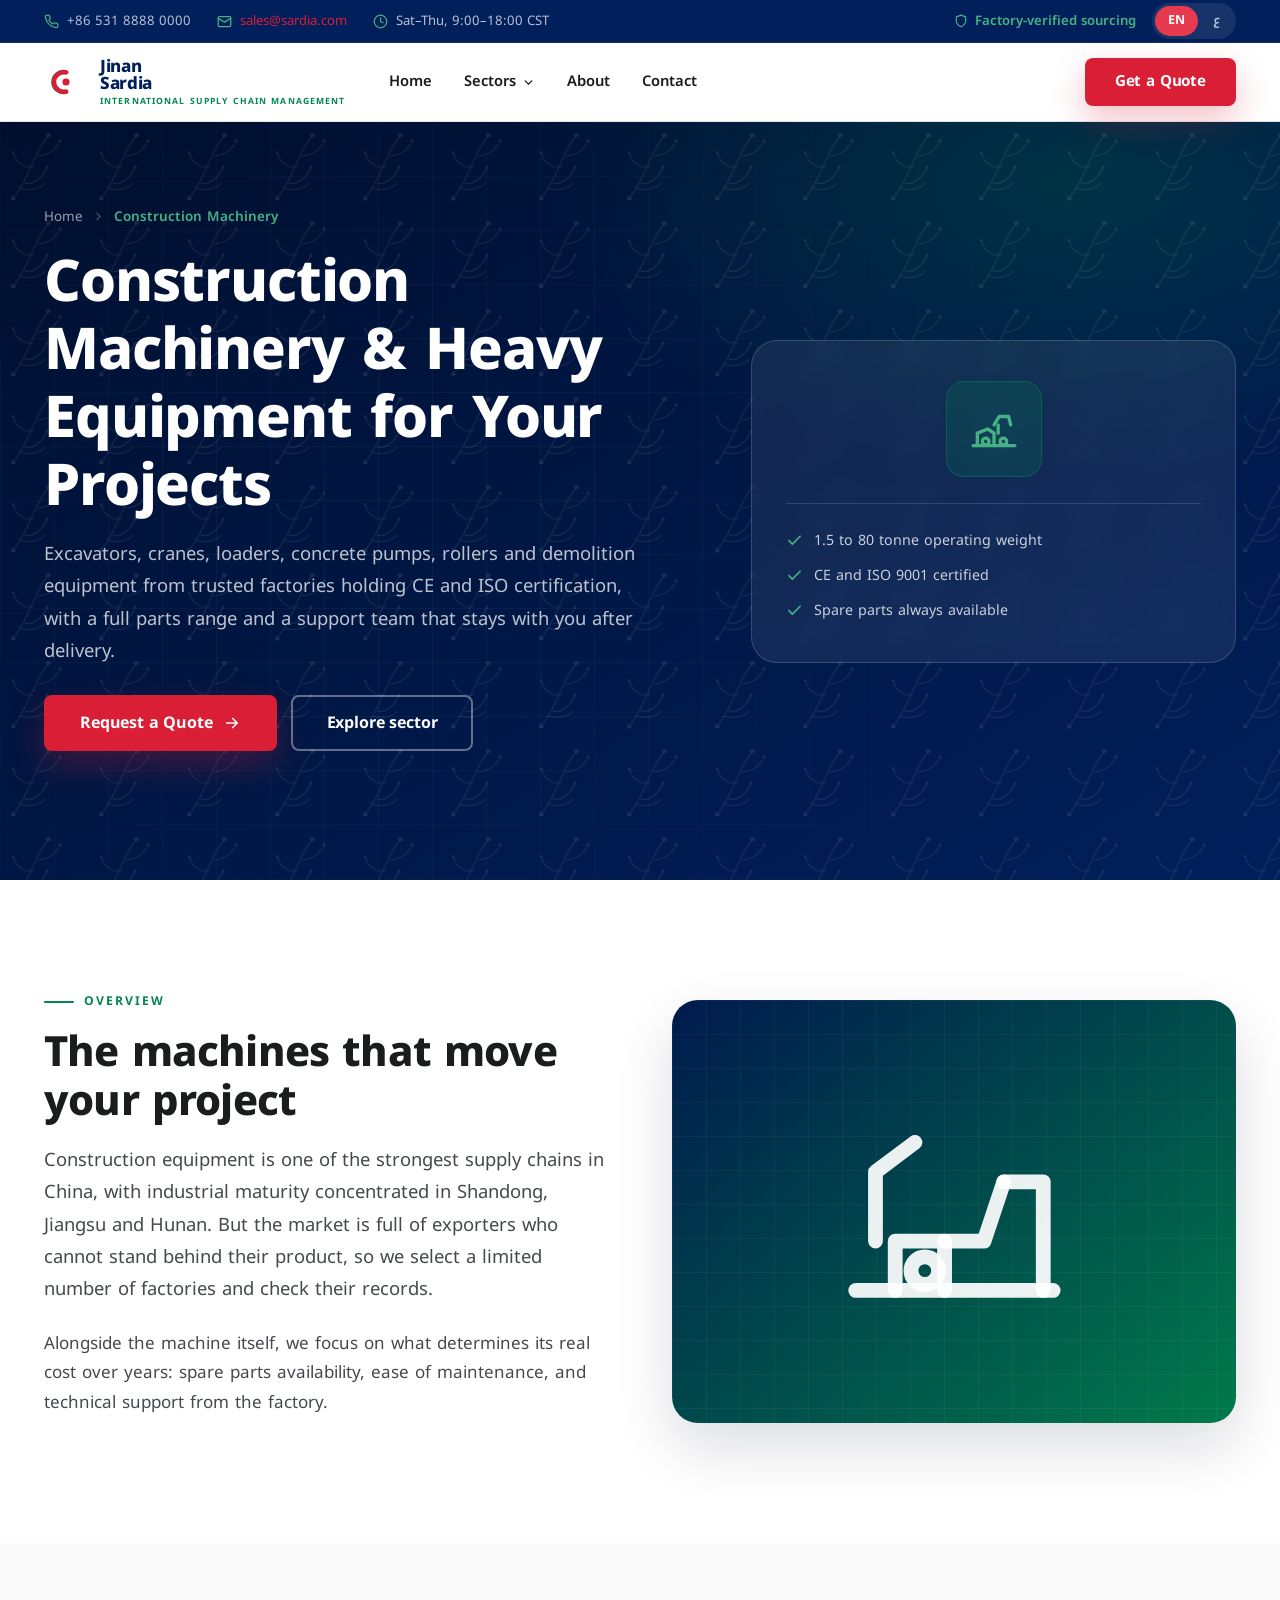
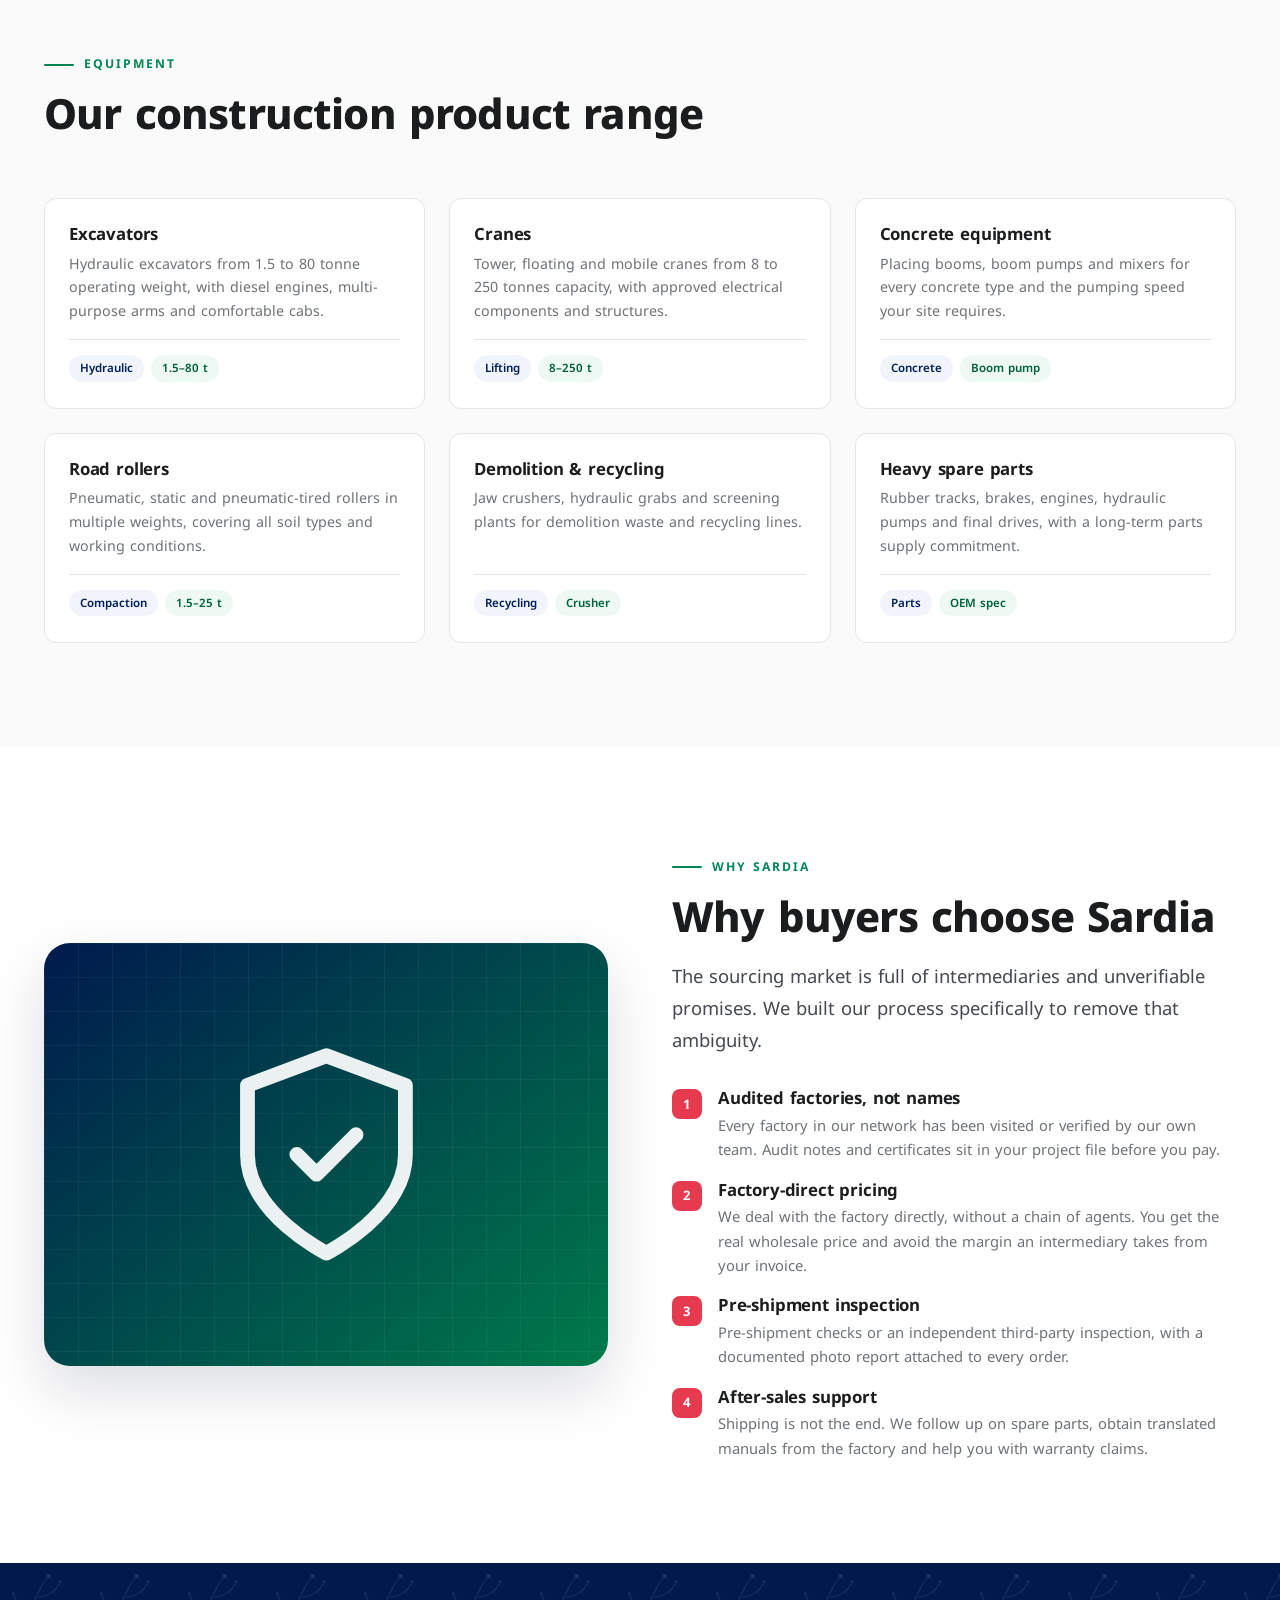
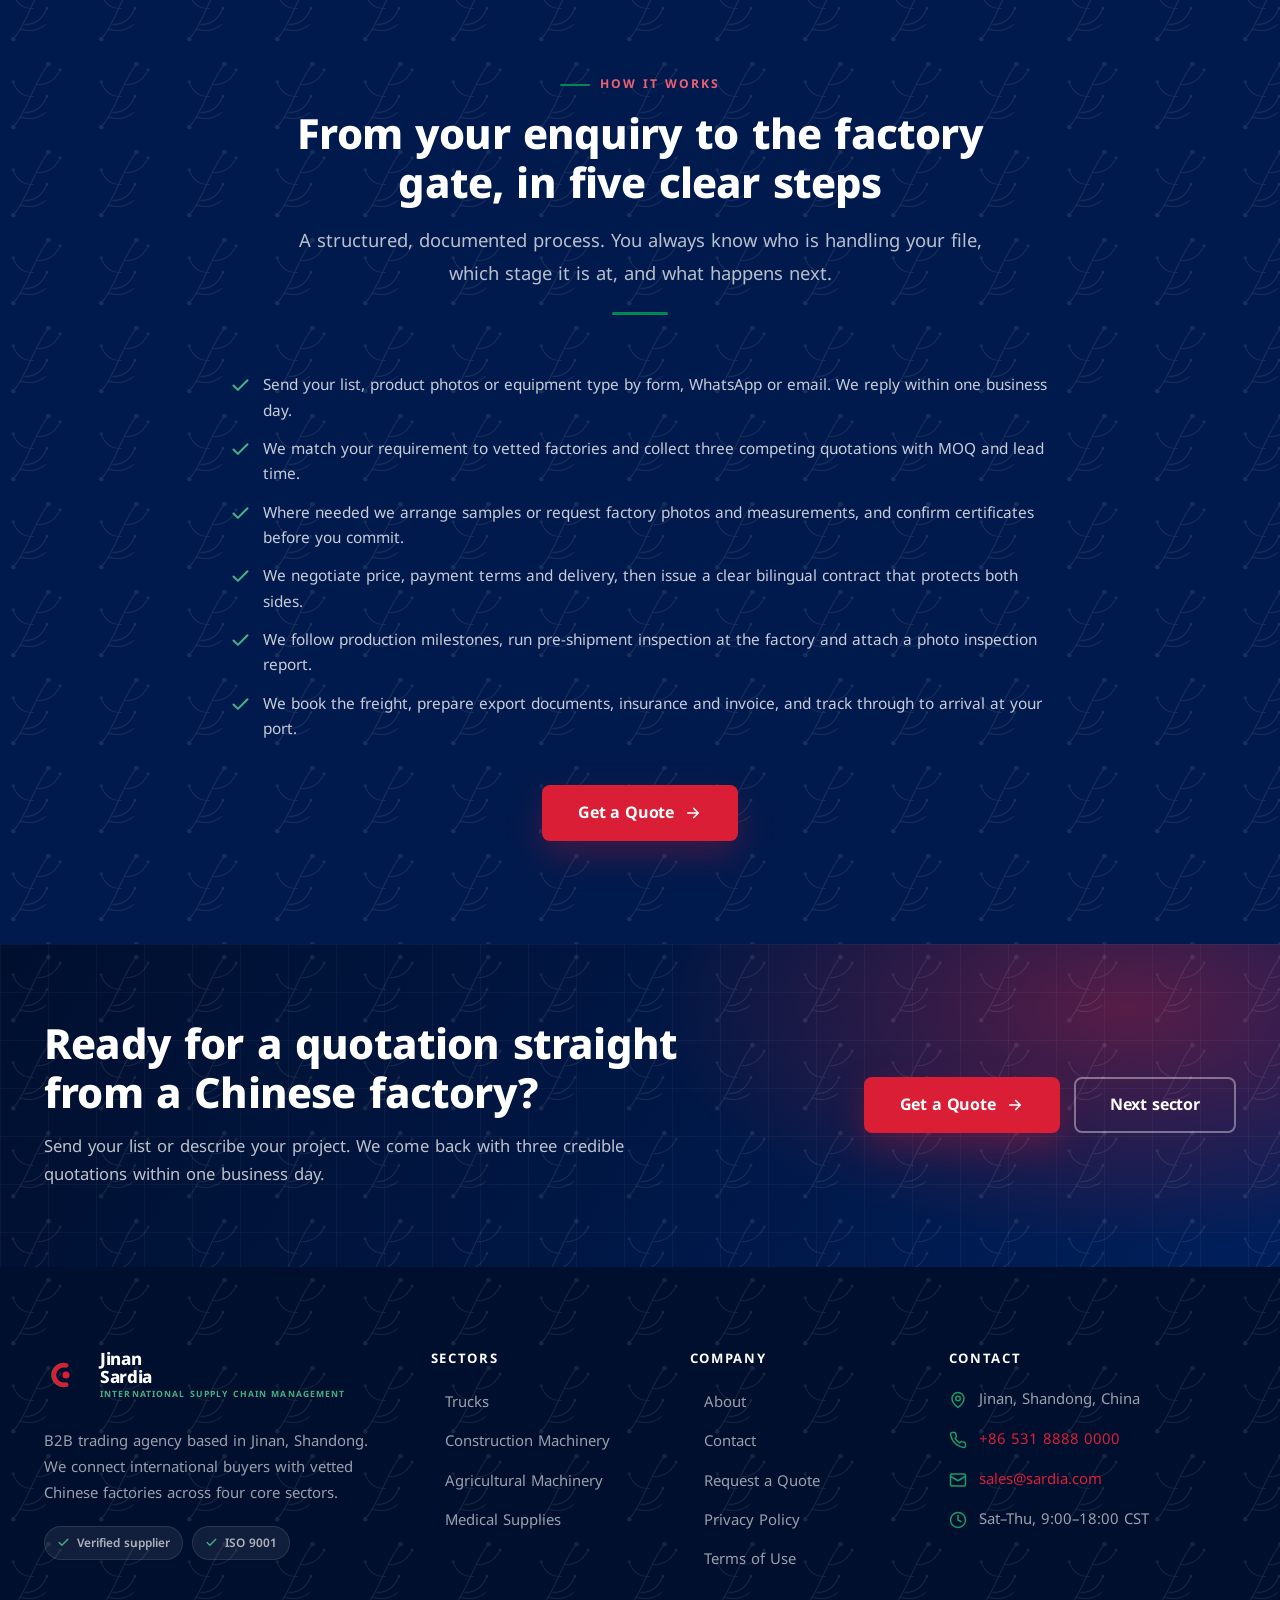
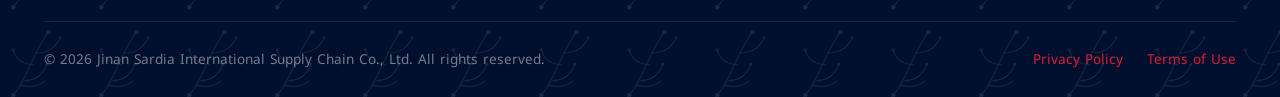
<file: construction-machinery.html>
<!DOCTYPE html>
<html lang="en" dir="ltr">
<head>
<meta charset="UTF-8">
<meta name="viewport" content="width=device-width, initial-scale=1">
<title>Construction Machinery &amp; Heavy Equipment from China | Jinan Sardia</title>
<meta name="description" content="Excavators, cranes, loaders, concrete pumps, rollers, demolition and recycling equipment from CE and ISO certified Chinese factories. Parts supply and after-sales support included.">
<link rel="canonical" href="https://www.sardia.com/construction-machinery.html">
<meta name="theme-color" content="#001f5b">
<meta property="og:type" content="website">
<meta property="og:locale" content="en">
<meta property="og:locale:alternate" content="ar">
<meta property="og:title" content="Construction Machinery from China | Jinan Sardia">
<meta property="og:description" content="Excavators, cranes, loaders, pumps and demolition equipment from CE and ISO certified Chinese factories.">
<meta property="og:url" content="https://www.sardia.com/construction-machinery.html">
<meta property="og:image" content="https://www.sardia.com/assets/img/hero-visual.svg">
<meta name="twitter:card" content="summary_large_image">
<link rel="alternate" hreflang="en" href="https://www.sardia.com/construction-machinery.html">
<link rel="alternate" hreflang="ar" href="https://www.sardia.com/construction-machinery.html?lang=ar">
<link rel="alternate" hreflang="x-default" href="https://www.sardia.com/construction-machinery.html">
<link rel="icon" href="assets/img/logo.svg" type="image/svg+xml">
<link rel="preconnect" href="https://fonts.googleapis.com">
<link rel="preconnect" href="https://fonts.gstatic.com" crossorigin>
<link rel="stylesheet" href="https://fonts.googleapis.com/css2?family=Noto+Kufi+Arabic:wght@400;500;600;700;800;900&display=swap">
<link rel="stylesheet" href="assets/css/style.css">

<script type="application/ld+json">
{
  "@context": "https://schema.org",
  "@type": "BreadcrumbList",
  "itemListElement": [
    { "@type": "ListItem", "position": 1, "name": "Home", "item": "https://www.sardia.com/" },
    { "@type": "ListItem", "position": 2, "name": "Construction Machinery", "item": "https://www.sardia.com/construction-machinery.html" }
  ]
}
</script>
</head>

<body>
<a class="skip-link" href="#main" data-i18n="a11y.skip">Skip to content</a>

<div class="topbar">
  <div class="container">
    <div class="topbar-items">
      <span class="topbar-item">
        <svg viewBox="0 0 24 24" fill="none" stroke="currentColor" stroke-width="2" stroke-linecap="round" stroke-linejoin="round"><path d="M22 16.9v3a2 2 0 0 1-2.2 2 19.8 19.8 0 0 1-8.6-3.1 19.5 19.5 0 0 1-6-6A19.8 19.8 0 0 1 2.1 4.2 2 2 0 0 1 4.1 2h3a2 2 0 0 1 2 1.7c.1 1 .4 1.9.7 2.8a2 2 0 0 1-.5 2.1L8.1 9.9a16 16 0 0 0 6 6l1.3-1.3a2 2 0 0 1 2.1-.4c.9.3 1.8.6 2.8.7a2 2 0 0 1 1.7 2Z"/></svg>
        <span dir="ltr">+86 531 8888 0000</span>
      </span>
      <a class="topbar-item" href="mailto:sales@sardia.com">
        <svg viewBox="0 0 24 24" fill="none" stroke="currentColor" stroke-width="2" stroke-linecap="round" stroke-linejoin="round"><rect x="2" y="4" width="20" height="16" rx="2"/><path d="m2 7 10 6 10-6"/></svg>
        <span>sales@sardia.com</span>
      </a>
      <span class="topbar-item hide-md">
        <svg viewBox="0 0 24 24" fill="none" stroke="currentColor" stroke-width="2" stroke-linecap="round" stroke-linejoin="round"><circle cx="12" cy="12" r="10"/><path d="M12 6v6l4 2"/></svg>
        <span dir="ltr">Sat&ndash;Thu, 9:00&ndash;18:00 CST</span>
      </span>
    </div>
    <div class="topbar-right">
      <span class="tagline-mini">
        <svg viewBox="0 0 24 24" fill="none" stroke="currentColor" stroke-width="2" stroke-linecap="round" stroke-linejoin="round" style="width:14px;height:14px"><path d="M12 22s8-4 8-10V5l-8-3-8 3v7c0 6 8 10 8 10Z"/></svg>
        <span data-i18n="topbar.verified">Factory-verified sourcing</span>
      </span>
      <div class="lang-switch" role="group" aria-label="Language">
        <button class="lang-btn active" type="button" data-lang="en" aria-pressed="true">EN</button>
        <button class="lang-btn" type="button" data-lang="ar" aria-pressed="false" lang="ar">ع</button>
      </div>
    </div>
  </div>
</div>

<header class="header">
  <div class="container">
    <a class="logo" href="index.html" aria-label="Jinan Sardia — home">
      <img class="logo-mark" src="assets/img/logo.svg" alt="" width="44" height="44">
      <span class="logo-text">
                <span class="logo-name"><span class="logo-line" data-i18n="brand.top">Jinan</span><span class="logo-line" data-i18n="brand.bottom">Sardia</span></span>
        <span class="logo-sub" data-i18n="brand.sub">International Supply Chain Management</span>
      </span>
    </a>
    <button class="nav-toggle" type="button" aria-expanded="false" aria-controls="primary-nav" data-i18n-aria="nav.openMenu" aria-label="Open menu">
      <svg class="icon-menu" viewBox="0 0 24 24" fill="none" stroke="currentColor" stroke-width="2" stroke-linecap="round"><path d="M3 6h18M3 12h18M3 18h18"/></svg>
      <svg class="icon-close" viewBox="0 0 24 24" fill="none" stroke="currentColor" stroke-width="2" stroke-linecap="round"><path d="M18 6 6 18M6 6l12 12"/></svg>
    </button>
    <nav class="nav" id="primary-nav" aria-label="Main">
      <ul class="nav-list">
        <li><a class="nav-link" href="index.html" data-i18n="nav.home">Home</a></li>
        <li class="has-dropdown">
          <button class="nav-link dropdown-toggle" type="button" aria-expanded="false" aria-haspopup="true" data-i18n="nav.sectors">
            Sectors
            <svg viewBox="0 0 24 24" fill="none" stroke="currentColor" stroke-width="2.5" stroke-linecap="round"><path d="m6 9 6 6 6-6"/></svg>
          </button>
          <div class="dropdown">
            <a class="dropdown-item" href="trucks.html">
              <span class="dropdown-icon"><svg viewBox="0 0 24 24" fill="none" stroke="currentColor" stroke-width="1.9" stroke-linecap="round" stroke-linejoin="round"><path d="M10 17h4V5H2v12h3"/><path d="M20 17h2v-3.3a2 2 0 0 0-.4-1.2L19 9h-5v8h1"/><circle cx="7.5" cy="17.5" r="2.2"/><circle cx="17.5" cy="17.5" r="2.2"/></svg></span>
              <span><span class="dropdown-title" data-i18n="nav.trucks">Trucks</span><span class="dropdown-desc" data-i18n="drop.trucks">Heavy haul, dump, electric &amp; tankers</span></span>
            </a>
            <a class="dropdown-item active" href="construction-machinery.html">
              <span class="dropdown-icon"><svg viewBox="0 0 24 24" fill="none" stroke="currentColor" stroke-width="1.9" stroke-linecap="round" stroke-linejoin="round"><path d="M2 20h20"/><path d="M4 20v-6l5-2 3 2v6"/><path d="m12 10 2.5-4H19l1 4"/><path d="M14 10v4"/><circle cx="8" cy="18" r="1.6"/><circle cx="16.5" cy="18" r="1.6"/></svg></span>
              <span><span class="dropdown-title" data-i18n="nav.construction">Construction Machinery</span><span class="dropdown-desc" data-i18n="drop.con">Excavators, cranes, loaders, demolition</span></span>
            </a>
            <a class="dropdown-item" href="agricultural-machinery.html">
              <span class="dropdown-icon"><svg viewBox="0 0 24 24" fill="none" stroke="currentColor" stroke-width="1.9" stroke-linecap="round" stroke-linejoin="round"><circle cx="7" cy="16" r="3.5"/><circle cx="17.5" cy="17" r="2.6"/><path d="M10.5 16h4"/><path d="M7 12.5V8.5h4l1.5 4"/><path d="M4.5 8.5h2"/></svg></span>
              <span><span class="dropdown-title" data-i18n="nav.agriculture">Agricultural Machinery</span><span class="dropdown-desc" data-i18n="drop.agri">Tractors, harvesters, sprayers</span></span>
            </a>
            <a class="dropdown-item" href="medical-supplies.html">
              <span class="dropdown-icon"><svg viewBox="0 0 24 24" fill="none" stroke="currentColor" stroke-width="1.9" stroke-linecap="round" stroke-linejoin="round"><path d="M9.5 2h5v7.5H22v5h-7.5V22h-5v-7.5H2v-5h7.5V2Z"/></svg></span>
              <span><span class="dropdown-title" data-i18n="nav.medical">Medical Supplies</span><span class="dropdown-desc" data-i18n="drop.med">ISO 13485, CE &amp; FDA documentation</span></span>
            </a>
          </div>
        </li>
        <li><a class="nav-link" href="about.html" data-i18n="nav.about">About</a></li>
        <li><a class="nav-link" href="contact.html" data-i18n="nav.contact">Contact</a></li>
      </ul>
    </nav>
    <div class="header-actions">
      <a class="btn btn-primary btn-nav" href="contact.html?sector=construction" data-i18n="nav.getQuote">Get a Quote</a>
    </div>
  </div>
</header>

<div class="nav-overlay"></div>

<main id="main">

  <section class="page-hero patterned">
    <div class="container">
      <div>
        <nav class="breadcrumbs" aria-label="Breadcrumb">
          <a href="index.html" data-i18n="crumb.home">Home</a>
          <svg viewBox="0 0 24 24" fill="none" stroke="currentColor" stroke-width="2.4" stroke-linecap="round" stroke-linejoin="round"><path d="m9 6 6 6-6 6"/></svg>
          <span class="current" data-i18n="con.nav">Construction Machinery</span>
        </nav>
        <h1 data-i18n="con.title">Construction Machinery &amp; Heavy Equipment for Your Projects</h1>
        <p class="lead" data-i18n="con.lead">
          Excavators, cranes, loaders, concrete pumps, rollers and demolition equipment from
          trusted factories holding CE and ISO certification, with a full parts range and a
          support team that stays with you after delivery.
        </p>
        <div class="hero-actions">
          <a class="btn btn-primary btn-lg" href="contact.html?sector=construction">
            <span data-i18n="home.heroCta1">Request a Quote</span>
            <svg viewBox="0 0 24 24" fill="none" stroke="currentColor" stroke-width="2.2" stroke-linecap="round" stroke-linejoin="round"><path d="M5 12h14M13 6l6 6-6 6"/></svg>
          </a>
          <a class="btn btn-ghost btn-lg" href="#products" data-i18n="common.viewSector">Explore sector</a>
        </div>
      </div>

      <div class="hero-panel">
        <div class="hero-panel-icon">
          <svg viewBox="0 0 24 24" fill="none" stroke="currentColor" stroke-width="1.6" stroke-linecap="round" stroke-linejoin="round" aria-hidden="true">
            <path d="M2 20h20"/><path d="M4 20v-6l5-2 3 2v6"/>
            <path d="m12 10 2.5-4H19l1 4"/><path d="M14 10v4"/>
            <circle cx="8" cy="18" r="1.6"/><circle cx="16.5" cy="18" r="1.6"/>
          </svg>
        </div>
        <div class="quick-facts">
          <span class="quick-fact">
            <svg viewBox="0 0 24 24" fill="none" stroke="currentColor" stroke-width="2.4" stroke-linecap="round" stroke-linejoin="round"><path d="M20 6 9 17l-5-5"/></svg>
            <span data-i18n="con.f1">1.5 to 80 tonne operating weight</span>
          </span>
          <span class="quick-fact">
            <svg viewBox="0 0 24 24" fill="none" stroke="currentColor" stroke-width="2.4" stroke-linecap="round" stroke-linejoin="round"><path d="M20 6 9 17l-5-5"/></svg>
            <span data-i18n="con.f2">CE and ISO 9001 certified</span>
          </span>
          <span class="quick-fact">
            <svg viewBox="0 0 24 24" fill="none" stroke="currentColor" stroke-width="2.4" stroke-linecap="round" stroke-linejoin="round"><path d="M20 6 9 17l-5-5"/></svg>
            <span data-i18n="con.f3">Spare parts always available</span>
          </span>
        </div>
      </div>
    </div>
  </section>

  <section class="section">
    <div class="container">
      <div class="split">
        <div class="split-body reveal">
          <span class="eyebrow" data-i18n="con.ovEyebrow">Overview</span>
          <h2 data-i18n="con.ovTitle">The machines that move your project</h2>
          <p class="lead" data-i18n="con.ovP1">
            Construction equipment is one of the strongest supply chains in China, with industrial
            maturity concentrated in Shandong, Jiangsu and Hunan. But the market is full of
            exporters who cannot stand behind their product, so we select a limited number of
            factories and check their records.
          </p>
          <p data-i18n="con.ovP2">
            Alongside the machine itself, we focus on what determines its real cost over years:
            spare parts availability, ease of maintenance, and technical support from the factory.
          </p>
        </div>
        <div class="split-media reveal" data-delay="1">
          <svg viewBox="0 0 24 24" fill="none" stroke="currentColor" stroke-width="1.5" stroke-linecap="round" stroke-linejoin="round" aria-hidden="true">
            <path d="M2 20h20"/><path d="M6 20v-5h5v5"/><path d="M11 15h4l2-6"/><path d="M17 9h4v11"/>
            <path d="M4 15V8l4-3"/><circle cx="9" cy="18" r="1.4"/>
          </svg>
        </div>
      </div>
    </div>
  </section>

  <section class="section section-tint" id="products">
    <div class="container">
      <div class="section-head reveal">
        <span class="eyebrow" data-i18n="con.prodEyebrow">Equipment</span>
        <h2 data-i18n="con.prodTitle">Our construction product range</h2>
      </div>

      <div class="product-grid">
        <article class="product-card reveal">
          <h4 data-i18n="con.p1">Excavators</h4>
          <p data-i18n="con.p1d">Hydraulic excavators from 1.5 to 80 tonne operating weight, with diesel engines, multi-purpose arms and comfortable cabs.</p>
          <div class="product-meta"><span class="tag" data-i18n="tag.hydraulic">Hydraulic</span><span class="tag tag-green">1.5&ndash;80 t</span></div>
        </article>

        <article class="product-card reveal" data-delay="1">
          <h4 data-i18n="con.p2">Cranes</h4>
          <p data-i18n="con.p2d">Tower, floating and mobile cranes from 8 to 250 tonnes capacity, with approved electrical components and structures.</p>
          <div class="product-meta"><span class="tag" data-i18n="tag.lifting">Lifting</span><span class="tag tag-green" data-i18n="tag.range250t">8&ndash;250 t</span></div>
        </article>

        <article class="product-card reveal" data-delay="2">
          <h4 data-i18n="con.p3">Concrete equipment</h4>
          <p data-i18n="con.p3d">Placing booms, boom pumps and mixers for every concrete type and the pumping speed your site requires.</p>
          <div class="product-meta"><span class="tag" data-i18n="tag.concrete">Concrete</span><span class="tag tag-green" data-i18n="tag.boomPump">Boom pump</span></div>
        </article>

        <article class="product-card reveal">
          <h4 data-i18n="con.p4">Road rollers</h4>
          <p data-i18n="con.p4d">Pneumatic, static and pneumatic-tired rollers in multiple weights, covering all soil types and working conditions.</p>
          <div class="product-meta"><span class="tag" data-i18n="tag.compaction">Compaction</span><span class="tag tag-green" data-i18n="tag.range25t">1.5&ndash;25 t</span></div>
        </article>

        <article class="product-card reveal" data-delay="1">
          <h4 data-i18n="con.p5">Demolition &amp; recycling</h4>
          <p data-i18n="con.p5d">Jaw crushers, hydraulic grabs and screening plants for demolition waste and recycling lines.</p>
          <div class="product-meta"><span class="tag" data-i18n="tag.recycling">Recycling</span><span class="tag tag-green" data-i18n="tag.crusher">Crusher</span></div>
        </article>

        <article class="product-card reveal" data-delay="2">
          <h4 data-i18n="con.p6">Heavy spare parts</h4>
          <p data-i18n="con.p6d">Rubber tracks, brakes, engines, hydraulic pumps and final drives, with a long-term parts supply commitment.</p>
          <div class="product-meta"><span class="tag" data-i18n="tag.parts">Parts</span><span class="tag tag-green" data-i18n="tag.oem">OEM spec</span></div>
        </article>
      </div>
    </div>
  </section>

  <section class="section">
    <div class="container">
      <div class="split reverse">
        <div class="split-body reveal">
          <span class="eyebrow" data-i18n="why.eyebrow">Why Sardia</span>
          <h2 data-i18n="why.title">Why buyers choose Sardia</h2>
          <p class="lead" data-i18n="why.lead">
            The sourcing market is full of intermediaries and unverifiable promises.
            We built our process specifically to remove that ambiguity.
          </p>
          <ul class="spec-list mt-4">
            <li>
              <span class="spec-num">1</span>
              <span><h4 data-i18n="why.c1Title">Audited factories, not names</h4><p data-i18n="why.c1Desc">Every factory in our network has been visited or verified by our own team. Audit notes and certificates sit in your project file before you pay.</p></span>
            </li>
            <li>
              <span class="spec-num">2</span>
              <span><h4 data-i18n="why.c2Title">Factory-direct pricing</h4><p data-i18n="why.c2Desc">We deal with the factory directly, without a chain of agents. You get the real wholesale price and avoid the margin an intermediary takes from your invoice.</p></span>
            </li>
            <li>
              <span class="spec-num">3</span>
              <span><h4 data-i18n="why.c3Title">Pre-shipment inspection</h4><p data-i18n="why.c3Desc">Pre-shipment checks or an independent third-party inspection, with a documented photo report attached to every order.</p></span>
            </li>
            <li>
              <span class="spec-num">4</span>
              <span><h4 data-i18n="why.c6Title">After-sales support</h4><p data-i18n="why.c6Desc">Shipping is not the end. We follow up on spare parts, obtain translated manuals from the factory and help you with warranty claims.</p></span>
            </li>
          </ul>
        </div>
        <div class="split-media reveal" data-delay="1">
          <svg viewBox="0 0 24 24" fill="none" stroke="currentColor" stroke-width="1.5" stroke-linecap="round" stroke-linejoin="round" aria-hidden="true">
            <path d="M12 22s8-4 8-10V5l-8-3-8 3v7c0 6 8 10 8 10Z"/><path d="m9 12 2 2 4-4"/>
          </svg>
        </div>
      </div>
    </div>
  </section>

  <section class="section section-navy patterned">
    <div class="container">
      <div class="section-head center reveal">
        <span class="eyebrow" data-i18n="process.eyebrow">How it works</span>
        <h2 data-i18n="process.title">From your enquiry to the factory gate, in five clear steps</h2>
        <p class="lead" data-i18n="process.lead">
          A structured, documented process. You always know who is handling your file,
          which stage it is at, and what happens next.
        </p>
      </div>

      <ul class="check-list reveal" style="max-width:820px;margin-inline:auto">
        <li><svg viewBox="0 0 24 24" fill="none" stroke="currentColor" stroke-width="2.4" stroke-linecap="round" stroke-linejoin="round"><path d="M20 6 9 17l-5-5"/></svg><span data-i18n="process.s1Desc">Send your list, product photos or equipment type by form, WhatsApp or email. We reply within one business day.</span></li>
        <li><svg viewBox="0 0 24 24" fill="none" stroke="currentColor" stroke-width="2.4" stroke-linecap="round" stroke-linejoin="round"><path d="M20 6 9 17l-5-5"/></svg><span data-i18n="process.s2Desc">We match your requirement to vetted factories and collect three competing quotations with MOQ and lead time.</span></li>
        <li><svg viewBox="0 0 24 24" fill="none" stroke="currentColor" stroke-width="2.4" stroke-linecap="round" stroke-linejoin="round"><path d="M20 6 9 17l-5-5"/></svg><span data-i18n="process.s3Desc">Where needed we arrange samples or request factory photos and measurements, and confirm certificates before you commit.</span></li>
        <li><svg viewBox="0 0 24 24" fill="none" stroke="currentColor" stroke-width="2.4" stroke-linecap="round" stroke-linejoin="round"><path d="M20 6 9 17l-5-5"/></svg><span data-i18n="process.s4Desc">We negotiate price, payment terms and delivery, then issue a clear bilingual contract that protects both sides.</span></li>
        <li><svg viewBox="0 0 24 24" fill="none" stroke="currentColor" stroke-width="2.4" stroke-linecap="round" stroke-linejoin="round"><path d="M20 6 9 17l-5-5"/></svg><span data-i18n="process.s5Desc">We follow production milestones, run pre-shipment inspection at the factory and attach a photo inspection report.</span></li>
        <li><svg viewBox="0 0 24 24" fill="none" stroke="currentColor" stroke-width="2.4" stroke-linecap="round" stroke-linejoin="round"><path d="M20 6 9 17l-5-5"/></svg><span data-i18n="process.s6Desc">We book the freight, prepare export documents, insurance and invoice, and track through to arrival at your port.</span></li>
      </ul>

      <div class="text-center mt-5 reveal">
        <a class="btn btn-primary btn-lg" href="contact.html?sector=construction">
          <span data-i18n="nav.getQuote">Get a Quote</span>
          <svg viewBox="0 0 24 24" fill="none" stroke="currentColor" stroke-width="2.2" stroke-linecap="round" stroke-linejoin="round"><path d="M5 12h14M13 6l6 6-6 6"/></svg>
        </a>
      </div>
    </div>
  </section>

  <section class="cta-band patterned">
    <div class="container">
      <div class="cta-inner">
        <div class="cta-text">
          <h2 data-i18n="cta.title">Ready for a quotation straight from a Chinese factory?</h2>
          <p data-i18n="cta.body">Send your list or describe your project. We come back with three credible quotations within one business day.</p>
        </div>
        <div class="cta-actions">
          <a class="btn btn-primary btn-lg" href="contact.html?sector=construction">
            <span data-i18n="nav.getQuote">Get a Quote</span>
            <svg viewBox="0 0 24 24" fill="none" stroke="currentColor" stroke-width="2.2" stroke-linecap="round" stroke-linejoin="round"><path d="M5 12h14M13 6l6 6-6 6"/></svg>
          </a>
          <a class="btn btn-ghost btn-lg" href="agricultural-machinery.html" data-i18n="nav.agriculture">Next sector</a>
        </div>
      </div>
    </div>
  </section>

</main>

<footer class="footer patterned">
  <div class="container">
    <div class="footer-top">
      <div class="footer-brand">
        <a class="logo" href="index.html">
          <img class="logo-mark" src="assets/img/logo.svg" alt="" width="44" height="44">
          <span class="logo-text">
                <span class="logo-name"><span class="logo-line" data-i18n="brand.top">Jinan</span><span class="logo-line" data-i18n="brand.bottom">Sardia</span></span>
        <span class="logo-sub" data-i18n="brand.sub">International Supply Chain Management</span>
      </span>
        </a>
        <p data-i18n="footer.about">B2B trading agency based in Jinan, Shandong. We connect international buyers with vetted Chinese factories across four core sectors.</p>
        <div class="footer-badges mt-3">
          <span class="footer-badge"><svg viewBox="0 0 24 24" fill="none" stroke="currentColor" stroke-width="2.4" stroke-linecap="round" stroke-linejoin="round"><path d="M20 6 9 17l-5-5"/></svg><span data-i18n="footer.verifiedBadge">Verified supplier</span></span>
          <span class="footer-badge"><svg viewBox="0 0 24 24" fill="none" stroke="currentColor" stroke-width="2.4" stroke-linecap="round" stroke-linejoin="round"><path d="M20 6 9 17l-5-5"/></svg><span>ISO 9001</span></span>
        </div>
      </div>
      <div>
        <h4 data-i18n="footer.sectorsTitle">Sectors</h4>
        <ul class="footer-links">
          <li><a href="trucks.html" data-i18n="nav.trucks">Trucks</a></li>
          <li><a href="construction-machinery.html" data-i18n="nav.construction">Construction Machinery</a></li>
          <li><a href="agricultural-machinery.html" data-i18n="nav.agriculture">Agricultural Machinery</a></li>
          <li><a href="medical-supplies.html" data-i18n="nav.medical">Medical Supplies</a></li>
        </ul>
      </div>
      <div>
        <h4 data-i18n="footer.companyTitle">Company</h4>
        <ul class="footer-links">
          <li><a href="about.html" data-i18n="nav.about">About</a></li>
          <li><a href="contact.html" data-i18n="nav.contact">Contact</a></li>
          <li><a href="contact.html#inquiry" data-i18n="nav.getQuote">Request a Quote</a></li>
          <li><a href="#" data-i18n="footer.privacy">Privacy Policy</a></li>
          <li><a href="#" data-i18n="footer.terms">Terms of Use</a></li>
        </ul>
      </div>
      <div>
        <h4 data-i18n="footer.contactTitle">Contact</h4>
        <div class="footer-contact">
          <div class="footer-contact-item"><svg viewBox="0 0 24 24" fill="none" stroke="currentColor" stroke-width="2" stroke-linecap="round" stroke-linejoin="round"><path d="M20 10c0 6-8 12-8 12s-8-6-8-12a8 8 0 0 1 16 0Z"/><circle cx="12" cy="10" r="3"/></svg><span data-i18n="footer.address">Jinan, Shandong, China</span></div>
          <div class="footer-contact-item"><svg viewBox="0 0 24 24" fill="none" stroke="currentColor" stroke-width="2" stroke-linecap="round" stroke-linejoin="round"><path d="M22 16.9v3a2 2 0 0 1-2.2 2 19.8 19.8 0 0 1-8.6-3.1 19.5 19.5 0 0 1-6-6A19.8 19.8 0 0 1 2.1 4.2 2 2 0 0 1 4.1 2h3a2 2 0 0 1 2 1.7c.1 1 .4 1.9.7 2.8a2 2 0 0 1-.5 2.1L8.1 9.9a16 16 0 0 0 6 6l1.3-1.3a2 2 0 0 1 2.1-.4c.9.3 1.8.6 2.8.7a2 2 0 0 1 1.7 2Z"/></svg><a href="tel:+8653188880000" dir="ltr">+86 531 8888 0000</a></div>
          <div class="footer-contact-item"><svg viewBox="0 0 24 24" fill="none" stroke="currentColor" stroke-width="2" stroke-linecap="round" stroke-linejoin="round"><rect x="2" y="4" width="20" height="16" rx="2"/><path d="m2 7 10 6 10-6"/></svg><a href="mailto:sales@sardia.com">sales@sardia.com</a></div>
          <div class="footer-contact-item"><svg viewBox="0 0 24 24" fill="none" stroke="currentColor" stroke-width="2" stroke-linecap="round" stroke-linejoin="round"><circle cx="12" cy="12" r="10"/><path d="M12 6v6l4 2"/></svg><span data-i18n="footer.hours">Sat&ndash;Thu, 9:00&ndash;18:00 CST</span></div>
        </div>
      </div>
    </div>
    <div class="footer-bottom">
      <span>&copy; <span data-year>2026</span> <span data-i18n="footer.companyName">Jinan Sardia International Supply Chain Co., Ltd.</span> <span data-i18n="footer.rights">All rights reserved.</span></span>
      <div class="footer-legal">
        <a href="#" data-i18n="footer.privacy">Privacy Policy</a>
        <a href="#" data-i18n="footer.terms">Terms of Use</a>
      </div>
    </div>
  </div>
</footer>

<script src="assets/js/i18n.js"></script>
<script src="assets/js/main.js"></script>
</body>
</html>
</file>
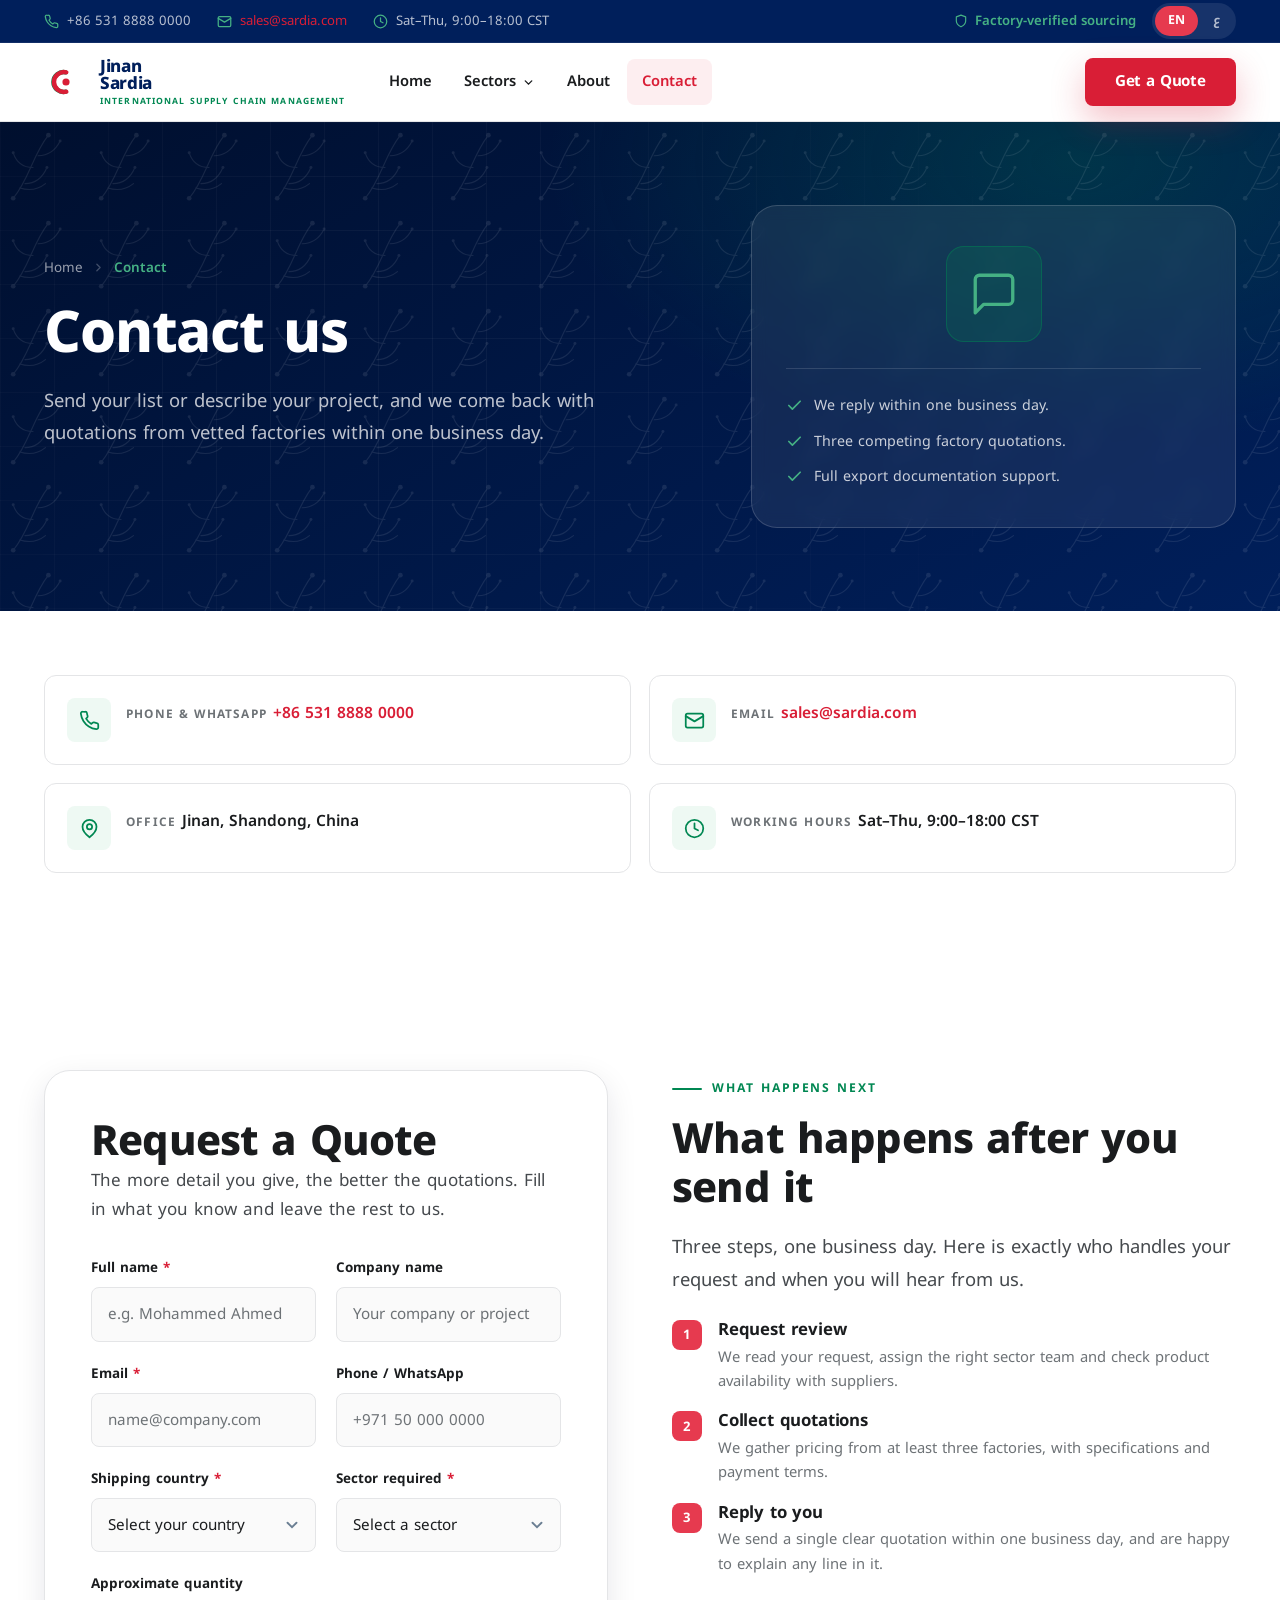
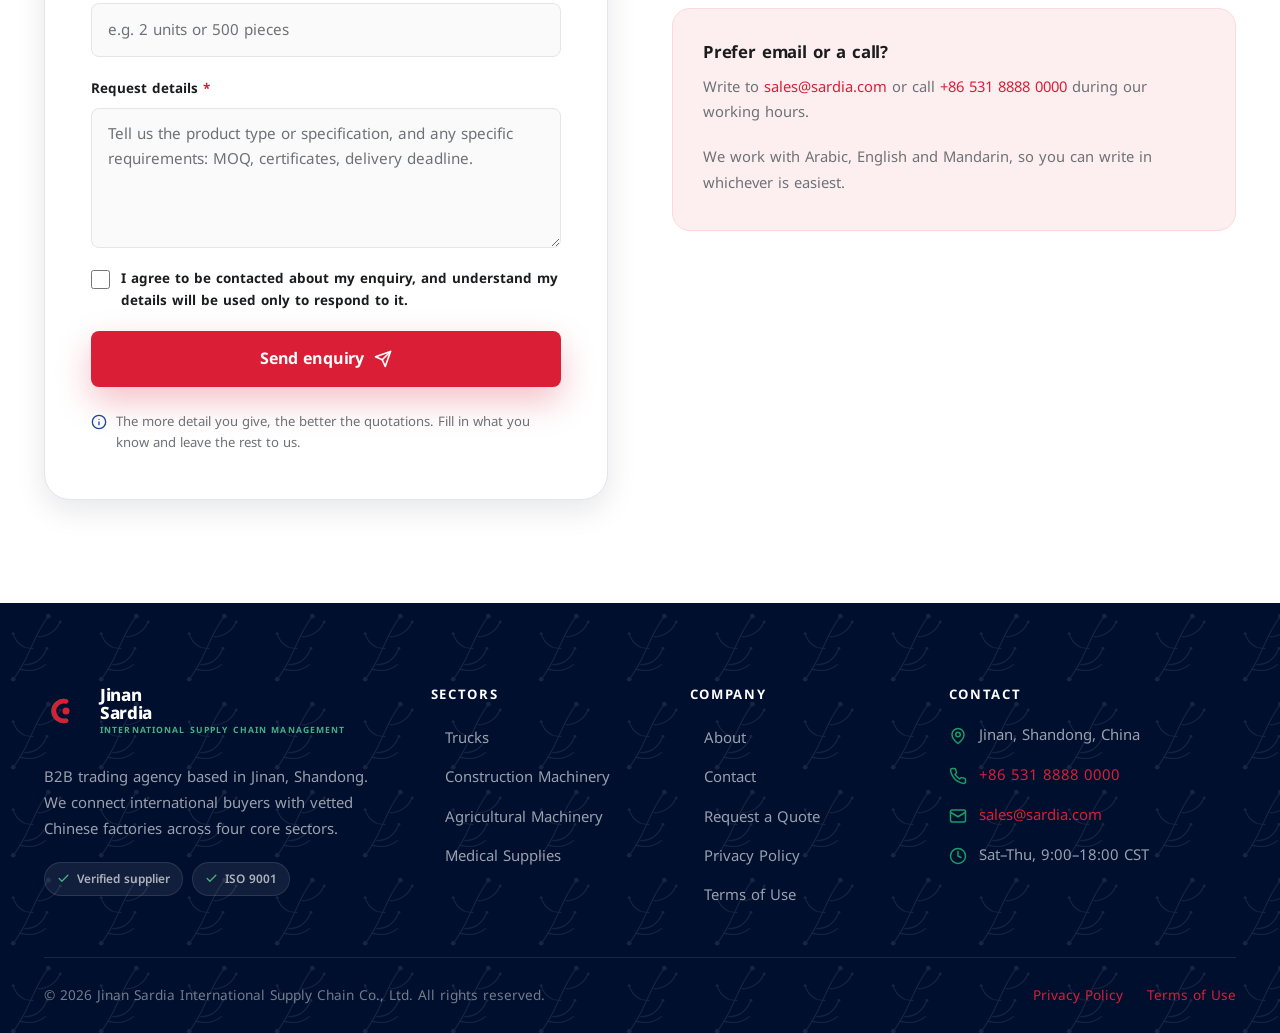
<file: contact.html>
<!DOCTYPE html>
<html lang="en" dir="ltr">
<head>
<meta charset="UTF-8">
<meta name="viewport" content="width=device-width, initial-scale=1">
<title>Contact &amp; Request a Quote | Jinan Sardia International Supply Chain</title>
<meta name="description" content="Request a quotation from Jinan Sardia. Send your equipment list or project details and receive three credible factory quotations within one business day.">
<link rel="canonical" href="https://www.sardia.com/contact.html">
<meta name="theme-color" content="#001f5b">
<meta property="og:type" content="website">
<meta property="og:locale" content="en">
<meta property="og:locale:alternate" content="ar">
<meta property="og:title" content="Contact Jinan Sardia International Supply Chain">
<meta property="og:description" content="Send your equipment list or project details and receive three credible factory quotations within one business day.">
<meta property="og:url" content="https://www.sardia.com/contact.html">
<meta property="og:image" content="https://www.sardia.com/assets/img/hero-visual.svg">
<meta name="twitter:card" content="summary_large_image">
<link rel="alternate" hreflang="en" href="https://www.sardia.com/contact.html">
<link rel="alternate" hreflang="ar" href="https://www.sardia.com/contact.html?lang=ar">
<link rel="alternate" hreflang="x-default" href="https://www.sardia.com/contact.html">
<link rel="icon" href="assets/img/logo.svg" type="image/svg+xml">
<link rel="preconnect" href="https://fonts.googleapis.com">
<link rel="preconnect" href="https://fonts.gstatic.com" crossorigin>
<link rel="stylesheet" href="https://fonts.googleapis.com/css2?family=Noto+Kufi+Arabic:wght@400;500;600;700;800;900&display=swap">
<link rel="stylesheet" href="assets/css/style.css">

<script type="application/ld+json">
{
  "@context": "https://schema.org",
  "@type": "ContactPage",
  "name": "Contact Jinan Sardia International Supply Chain",
  "url": "https://www.sardia.com/contact.html",
  "mainEntity": {
    "@type": "Organization",
    "name": "Jinan Sardia International Supply Chain Co., Ltd.",
    "email": "sales@sardia.com",
    "telephone": "+86-531-8888-0000",
    "address": {
      "@type": "PostalAddress",
      "addressLocality": "Jinan",
      "addressRegion": "Shandong",
      "addressCountry": "CN"
    }
  }
}
</script>
</head>

<body>
<a class="skip-link" href="#main" data-i18n="a11y.skip">Skip to content</a>

<div class="topbar">
  <div class="container">
    <div class="topbar-items">
      <span class="topbar-item">
        <svg viewBox="0 0 24 24" fill="none" stroke="currentColor" stroke-width="2" stroke-linecap="round" stroke-linejoin="round"><path d="M22 16.9v3a2 2 0 0 1-2.2 2 19.8 19.8 0 0 1-8.6-3.1 19.5 19.5 0 0 1-6-6A19.8 19.8 0 0 1 2.1 4.2 2 2 0 0 1 4.1 2h3a2 2 0 0 1 2 1.7c.1 1 .4 1.9.7 2.8a2 2 0 0 1-.5 2.1L8.1 9.9a16 16 0 0 0 6 6l1.3-1.3a2 2 0 0 1 2.1-.4c.9.3 1.8.6 2.8.7a2 2 0 0 1 1.7 2Z"/></svg>
        <span dir="ltr">+86 531 8888 0000</span>
      </span>
      <a class="topbar-item" href="mailto:sales@sardia.com">
        <svg viewBox="0 0 24 24" fill="none" stroke="currentColor" stroke-width="2" stroke-linecap="round" stroke-linejoin="round"><rect x="2" y="4" width="20" height="16" rx="2"/><path d="m2 7 10 6 10-6"/></svg>
        <span>sales@sardia.com</span>
      </a>
      <span class="topbar-item hide-md">
        <svg viewBox="0 0 24 24" fill="none" stroke="currentColor" stroke-width="2" stroke-linecap="round" stroke-linejoin="round"><circle cx="12" cy="12" r="10"/><path d="M12 6v6l4 2"/></svg>
        <span dir="ltr">Sat&ndash;Thu, 9:00&ndash;18:00 CST</span>
      </span>
    </div>
    <div class="topbar-right">
      <span class="tagline-mini">
        <svg viewBox="0 0 24 24" fill="none" stroke="currentColor" stroke-width="2" stroke-linecap="round" stroke-linejoin="round" style="width:14px;height:14px"><path d="M12 22s8-4 8-10V5l-8-3-8 3v7c0 6 8 10 8 10Z"/></svg>
        <span data-i18n="topbar.verified">Factory-verified sourcing</span>
      </span>
      <div class="lang-switch" role="group" aria-label="Language">
        <button class="lang-btn active" type="button" data-lang="en" aria-pressed="true">EN</button>
        <button class="lang-btn" type="button" data-lang="ar" aria-pressed="false" lang="ar">ع</button>
      </div>
    </div>
  </div>
</div>

<header class="header">
  <div class="container">
    <a class="logo" href="index.html" aria-label="Jinan Sardia — home">
      <img class="logo-mark" src="assets/img/logo.svg" alt="" width="44" height="44">
      <span class="logo-text">
                <span class="logo-name"><span class="logo-line" data-i18n="brand.top">Jinan</span><span class="logo-line" data-i18n="brand.bottom">Sardia</span></span>
        <span class="logo-sub" data-i18n="brand.sub">International Supply Chain Management</span>
      </span>
    </a>
    <button class="nav-toggle" type="button" aria-expanded="false" aria-controls="primary-nav" data-i18n-aria="nav.openMenu" aria-label="Open menu">
      <svg class="icon-menu" viewBox="0 0 24 24" fill="none" stroke="currentColor" stroke-width="2" stroke-linecap="round"><path d="M3 6h18M3 12h18M3 18h18"/></svg>
      <svg class="icon-close" viewBox="0 0 24 24" fill="none" stroke="currentColor" stroke-width="2" stroke-linecap="round"><path d="M18 6 6 18M6 6l12 12"/></svg>
    </button>
    <nav class="nav" id="primary-nav" aria-label="Main">
      <ul class="nav-list">
        <li><a class="nav-link" href="index.html" data-i18n="nav.home">Home</a></li>
        <li class="has-dropdown">
          <button class="nav-link dropdown-toggle" type="button" aria-expanded="false" aria-haspopup="true" data-i18n="nav.sectors">
            Sectors
            <svg viewBox="0 0 24 24" fill="none" stroke="currentColor" stroke-width="2.5" stroke-linecap="round"><path d="m6 9 6 6 6-6"/></svg>
          </button>
          <div class="dropdown">
            <a class="dropdown-item" href="trucks.html">
              <span class="dropdown-icon"><svg viewBox="0 0 24 24" fill="none" stroke="currentColor" stroke-width="1.9" stroke-linecap="round" stroke-linejoin="round"><path d="M10 17h4V5H2v12h3"/><path d="M20 17h2v-3.3a2 2 0 0 0-.4-1.2L19 9h-5v8h1"/><circle cx="7.5" cy="17.5" r="2.2"/><circle cx="17.5" cy="17.5" r="2.2"/></svg></span>
              <span><span class="dropdown-title" data-i18n="nav.trucks">Trucks</span><span class="dropdown-desc" data-i18n="drop.trucks">Heavy haul, dump, electric &amp; tankers</span></span>
            </a>
            <a class="dropdown-item" href="construction-machinery.html">
              <span class="dropdown-icon"><svg viewBox="0 0 24 24" fill="none" stroke="currentColor" stroke-width="1.9" stroke-linecap="round" stroke-linejoin="round"><path d="M2 20h20"/><path d="M4 20v-6l5-2 3 2v6"/><path d="m12 10 2.5-4H19l1 4"/><path d="M14 10v4"/><circle cx="8" cy="18" r="1.6"/><circle cx="16.5" cy="18" r="1.6"/></svg></span>
              <span><span class="dropdown-title" data-i18n="nav.construction">Construction Machinery</span><span class="dropdown-desc" data-i18n="drop.con">Excavators, cranes, loaders, demolition</span></span>
            </a>
            <a class="dropdown-item" href="agricultural-machinery.html">
              <span class="dropdown-icon"><svg viewBox="0 0 24 24" fill="none" stroke="currentColor" stroke-width="1.9" stroke-linecap="round" stroke-linejoin="round"><circle cx="7" cy="16" r="3.5"/><circle cx="17.5" cy="17" r="2.6"/><path d="M10.5 16h4"/><path d="M7 12.5V8.5h4l1.5 4"/><path d="M4.5 8.5h2"/></svg></span>
              <span><span class="dropdown-title" data-i18n="nav.agriculture">Agricultural Machinery</span><span class="dropdown-desc" data-i18n="drop.agri">Tractors, harvesters, sprayers</span></span>
            </a>
            <a class="dropdown-item" href="medical-supplies.html">
              <span class="dropdown-icon"><svg viewBox="0 0 24 24" fill="none" stroke="currentColor" stroke-width="1.9" stroke-linecap="round" stroke-linejoin="round"><path d="M9.5 2h5v7.5H22v5h-7.5V22h-5v-7.5H2v-5h7.5V2Z"/></svg></span>
              <span><span class="dropdown-title" data-i18n="nav.medical">Medical Supplies</span><span class="dropdown-desc" data-i18n="drop.med">ISO 13485, CE &amp; FDA documentation</span></span>
            </a>
          </div>
        </li>
        <li><a class="nav-link" href="about.html" data-i18n="nav.about">About</a></li>
        <li><a class="nav-link active" href="contact.html" data-i18n="nav.contact">Contact</a></li>
      </ul>
    </nav>
    <div class="header-actions">
      <a class="btn btn-primary btn-nav" href="#inquiry" data-i18n="nav.getQuote">Get a Quote</a>
    </div>
  </div>
</header>

<div class="nav-overlay"></div>

<main id="main">

  <section class="page-hero patterned">
    <div class="container">
      <div>
        <nav class="breadcrumbs" aria-label="Breadcrumb">
          <a href="index.html" data-i18n="crumb.home">Home</a>
          <svg viewBox="0 0 24 24" fill="none" stroke="currentColor" stroke-width="2.4" stroke-linecap="round" stroke-linejoin="round"><path d="m9 6 6 6-6 6"/></svg>
          <span class="current" data-i18n="contact.nav">Contact</span>
        </nav>
        <h1 data-i18n="contact.title">Contact us</h1>
        <p class="lead" data-i18n="contact.lead">
          Send your list or describe your project, and we come back with quotations from vetted
          factories within one business day.
        </p>
      </div>
      <div class="hero-panel">
        <div class="hero-panel-icon">
          <svg viewBox="0 0 24 24" fill="none" stroke="currentColor" stroke-width="1.6" stroke-linecap="round" stroke-linejoin="round" aria-hidden="true">
            <path d="M21 15a2 2 0 0 1-2 2H7l-4 4V5a2 2 0 0 1 2-2h14a2 2 0 0 1 2 2Z"/>
          </svg>
        </div>
        <div class="quick-facts">
          <span class="quick-fact">
            <svg viewBox="0 0 24 24" fill="none" stroke="currentColor" stroke-width="2.4" stroke-linecap="round" stroke-linejoin="round"><path d="M20 6 9 17l-5-5"/></svg>
            <span data-i18n="process.s1Desc">We reply within one business day.</span>
          </span>
          <span class="quick-fact">
            <svg viewBox="0 0 24 24" fill="none" stroke="currentColor" stroke-width="2.4" stroke-linecap="round" stroke-linejoin="round"><path d="M20 6 9 17l-5-5"/></svg>
            <span data-i18n="process.s2Desc">Three competing factory quotations.</span>
          </span>
          <span class="quick-fact">
            <svg viewBox="0 0 24 24" fill="none" stroke="currentColor" stroke-width="2.4" stroke-linecap="round" stroke-linejoin="round"><path d="M20 6 9 17l-5-5"/></svg>
            <span data-i18n="faq.a6">Full export documentation support.</span>
          </span>
        </div>
      </div>
    </div>
  </section>

  <!-- CONTACT TILES -->
  <section class="section-sm">
    <div class="container">
      <div class="contact-tiles">
        <div class="contact-tile">
          <span class="contact-tile-icon">
            <svg viewBox="0 0 24 24" fill="none" stroke="currentColor" stroke-width="2" stroke-linecap="round" stroke-linejoin="round"><path d="M22 16.9v3a2 2 0 0 1-2.2 2 19.8 19.8 0 0 1-8.6-3.1 19.5 19.5 0 0 1-6-6A19.8 19.8 0 0 1 2.1 4.2 2 2 0 0 1 4.1 2h3a2 2 0 0 1 2 1.7c.1 1 .4 1.9.7 2.8a2 2 0 0 1-.5 2.1L8.1 9.9a16 16 0 0 0 6 6l1.3-1.3a2 2 0 0 1 2.1-.4c.9.3 1.8.6 2.8.7a2 2 0 0 1 1.7 2Z"/></svg>
          </span>
          <span>
            <span class="contact-tile-label" data-i18n="contact.tab1">Phone &amp; WhatsApp</span>
            <span class="contact-tile-value"><a href="tel:+8653188880000" dir="ltr">+86 531 8888 0000</a></span>
          </span>
        </div>

        <div class="contact-tile">
          <span class="contact-tile-icon">
            <svg viewBox="0 0 24 24" fill="none" stroke="currentColor" stroke-width="2" stroke-linecap="round" stroke-linejoin="round"><rect x="2" y="4" width="20" height="16" rx="2"/><path d="m2 7 10 6 10-6"/></svg>
          </span>
          <span>
            <span class="contact-tile-label" data-i18n="contact.tab2">Email</span>
            <span class="contact-tile-value"><a href="mailto:sales@sardia.com">sales@sardia.com</a></span>
          </span>
        </div>

        <div class="contact-tile">
          <span class="contact-tile-icon">
            <svg viewBox="0 0 24 24" fill="none" stroke="currentColor" stroke-width="2" stroke-linecap="round" stroke-linejoin="round"><path d="M20 10c0 6-8 12-8 12s-8-6-8-12a8 8 0 0 1 16 0Z"/><circle cx="12" cy="10" r="3"/></svg>
          </span>
          <span>
            <span class="contact-tile-label" data-i18n="contact.tab3">Office</span>
            <span class="contact-tile-value" data-i18n="footer.address">Jinan, Shandong, China</span>
          </span>
        </div>

        <div class="contact-tile">
          <span class="contact-tile-icon">
            <svg viewBox="0 0 24 24" fill="none" stroke="currentColor" stroke-width="2" stroke-linecap="round" stroke-linejoin="round"><circle cx="12" cy="12" r="10"/><path d="M12 6v6l4 2"/></svg>
          </span>
          <span>
            <span class="contact-tile-label" data-i18n="contact.hoursLabel">Working hours</span>
            <span class="contact-tile-value" data-i18n="footer.hours">Sat&ndash;Thu, 9:00&ndash;18:00 CST</span>
          </span>
        </div>
      </div>
    </div>
  </section>

  <!-- FORM + WHAT HAPPENS NEXT -->
  <section class="section" id="inquiry">
    <div class="container">
      <div class="split" style="align-items:start">

        <!-- FORM -->
        <div class="form-card reveal">
          <h2 data-i18n="contact.formTitle">Request a Quote</h2>
          <p class="mb-4" data-i18n="contact.formLead">
            The more detail you give, the better the quotations. Fill in what you know and leave the rest to us.
          </p>

          <form id="inquiry-form" novalidate>
            <div class="form-grid">
              <div class="field">
                <label for="f-name"><span data-i18n="contact.fName">Full name</span> <span class="req">*</span></label>
                <input type="text" id="f-name" name="name" autocomplete="name" required placeholder="e.g. Mohammed Ahmed" data-i18n-ph="contact.fNamePh">
              </div>

              <div class="field">
                <label for="f-company"><span data-i18n="contact.fCompany">Company name</span></label>
                <input type="text" id="f-company" name="company" autocomplete="organization" placeholder="Your company or project" data-i18n-ph="contact.fCompanyPh">
              </div>

              <div class="field">
                <label for="f-email"><span data-i18n="contact.fEmail">Email</span> <span class="req">*</span></label>
                <input type="email" id="f-email" name="email" autocomplete="email" required placeholder="name@company.com" data-i18n-ph="contact.fEmailPh">
              </div>

              <div class="field">
                <label for="f-phone"><span data-i18n="contact.fPhone">Phone / WhatsApp</span></label>
                <input type="tel" id="f-phone" name="phone" autocomplete="tel" placeholder="+971 50 000 0000" data-i18n-ph="contact.fPhonePh">
              </div>

              <div class="field">
                <label for="f-country"><span data-i18n="contact.fCountry">Shipping country</span> <span class="req">*</span></label>
                <select id="f-country" name="country" required>
                  <option value="" data-i18n="contact.fCountryPh">Select your country</option>
                  <option>United Arab Emirates</option>
                  <option>Saudi Arabia</option>
                  <option>Qatar</option>
                  <option>Kuwait</option>
                  <option>Oman</option>
                  <option>Bahrain</option>
                  <option>Iraq</option>
                  <option>Egypt</option>
                  <option>Algeria</option>
                  <option>Morocco</option>
                  <option>Tunisia</option>
                  <option>Sudan</option>
                  <option>Libya</option>
                  <option>Jordan</option>
                  <option>Turkey</option>
                  <option>Nigeria</option>
                  <option>Kenya</option>
                  <option>Ghana</option>
                  <option>Tanzania</option>
                  <option>Pakistan</option>
                  <option>Bangladesh</option>
                  <option>India</option>
                  <option>Indonesia</option>
                  <option>Malaysia</option>
                  <option>Brazil</option>
                  <option>Chile</option>
                  <option>Peru</option>
                  <option>Russia</option>
                  <option>Kazakhstan</option>
                  <option data-i18n="c.other">Other</option>
                </select>
              </div>

              <div class="field">
                <label for="f-sector"><span data-i18n="contact.fSector">Sector required</span> <span class="req">*</span></label>
                <select id="f-sector" name="sector" required>
                  <option value="" data-i18n="contact.fSectorPh">Select a sector</option>
                  <option value="trucks" data-i18n="contact.s1">Trucks</option>
                  <option value="construction" data-i18n="contact.s2">Construction Machinery</option>
                  <option value="agriculture" data-i18n="contact.s3">Agricultural Machinery</option>
                  <option value="medical" data-i18n="contact.s4">Medical Supplies</option>
                  <option value="other" data-i18n="contact.s5">Other / multiple sectors</option>
                </select>
              </div>

              <div class="field full">
                <label for="f-qty"><span data-i18n="contact.fQty">Approximate quantity</span></label>
                <input type="text" id="f-qty" name="quantity" placeholder="e.g. 2 units or 500 pieces" data-i18n-ph="contact.fQtyPh">
              </div>

              <div class="field full">
                <label for="f-message"><span data-i18n="contact.fMsg">Request details</span> <span class="req">*</span></label>
                <textarea id="f-message" name="message" required placeholder="Tell us the product type or specification, and any specific requirements: MOQ, certificates, delivery deadline." data-i18n-ph="contact.fMsgPh"></textarea>
              </div>

              <div class="field full">
                <label class="checkbox">
                  <input type="checkbox" name="consent" required>
                  <span data-i18n="contact.fConsent">I agree to be contacted about my enquiry, and understand my details will be used only to respond to it.</span>
                </label>
              </div>

              <div class="field full">
                <button class="btn btn-primary btn-lg btn-block" type="submit">
                  <span data-i18n="common.sendInquiry">Send enquiry</span>
                  <svg viewBox="0 0 24 24" fill="none" stroke="currentColor" stroke-width="2.2" stroke-linecap="round" stroke-linejoin="round"><path d="M22 2 11 13"/><path d="m22 2-7 20-4-9-9-4 20-7Z"/></svg>
                </button>

                <div class="form-note">
                  <svg viewBox="0 0 24 24" fill="none" stroke="currentColor" stroke-width="2" stroke-linecap="round" stroke-linejoin="round"><circle cx="12" cy="12" r="10"/><path d="M12 16v-4M12 8h.01"/></svg>
                  <span data-i18n="contact.formLead">The more detail you give, the better the quotations. Fill in what you know and leave the rest to us.</span>
                </div>

                <div class="form-status" role="status" aria-live="polite"></div>
              </div>
            </div>
          </form>

          <!-- Success panel, revealed after submit -->
          <div id="form-success" hidden>
            <div class="text-center" style="padding:20px 0">
              <span class="success-badge" aria-hidden="true">
                <svg viewBox="0 0 24 24" fill="none" stroke="currentColor" stroke-width="2.4" stroke-linecap="round" stroke-linejoin="round"><path d="M20 6 9 17l-5-5"/></svg>
              </span>
              <h2 data-i18n="contact.sentTitle">Your request has been sent</h2>
              <p class="lead mb-4" data-i18n="contact.sentBody">
                Thank you. Our team will review your request and reply within one business day. Keep the reference number below.
              </p>
              <p style="font-family:var(--font-display);font-size:1.5rem;font-weight:800;color:var(--red-600);letter-spacing:.06em;margin-bottom:26px">
                <span id="form-ref"></span>
              </p>
              <button class="btn btn-ghost" type="button" id="form-reset" data-i18n="contact.sentAgain">Send another request</button>
            </div>
          </div>
        </div>

        <!-- WHAT HAPPENS NEXT -->
        <div class="split-body reveal" data-delay="1">
          <span class="eyebrow" data-i18n="contact.whyEyebrow">What happens next</span>
          <h2 data-i18n="contact.whyTitle">What happens after you send it</h2>
          <p class="lead mb-4" data-i18n="contact.whyLead">
            Three steps, one business day. Here is exactly who handles your request and when you will hear from us.
          </p>

          <ul class="spec-list">
            <li>
              <span class="spec-num">1</span>
              <span><h4 data-i18n="contact.why1">Request review</h4><p data-i18n="contact.why1d">We read your request, assign the right sector team and check product availability with suppliers.</p></span>
            </li>
            <li>
              <span class="spec-num">2</span>
              <span><h4 data-i18n="contact.why2">Collect quotations</h4><p data-i18n="contact.why2d">We gather pricing from at least three factories, with specifications and payment terms.</p></span>
            </li>
            <li>
              <span class="spec-num">3</span>
              <span><h4 data-i18n="contact.why3">Reply to you</h4><p data-i18n="contact.why3d">We send a single clear quotation within one business day, and are happy to explain any line in it.</p></span>
            </li>
          </ul>

          <div class="card mt-4" style="background:var(--red-50);border-color:var(--red-100)">
            <h4 class="mb-2" data-i18n="contact.altTitle">Prefer email or a call?</h4>
            <p class="mb-3" style="font-size:.92rem;color:var(--muted)"><span data-i18n="contact.altBody1a">Write to</span> <a href="mailto:sales@sardia.com">sales@sardia.com</a> <span data-i18n="contact.altBody1b">or call</span> <a href="tel:+8653188880000" dir="ltr">+86 531 8888 0000</a> <span data-i18n="contact.altBody1c">during our working hours.</span></p>
            <p class="mb-0" style="font-size:.92rem;color:var(--muted)" data-i18n="contact.altBody2">We work with Arabic, English and Mandarin, so you can write in whichever is easiest.</p>
          </div>
        </div>

      </div>
    </div>
  </section>

</main>

<footer class="footer patterned">
  <div class="container">
    <div class="footer-top">
      <div class="footer-brand">
        <a class="logo" href="index.html">
          <img class="logo-mark" src="assets/img/logo.svg" alt="" width="44" height="44">
          <span class="logo-text">
                <span class="logo-name"><span class="logo-line" data-i18n="brand.top">Jinan</span><span class="logo-line" data-i18n="brand.bottom">Sardia</span></span>
        <span class="logo-sub" data-i18n="brand.sub">International Supply Chain Management</span>
      </span>
        </a>
        <p data-i18n="footer.about">B2B trading agency based in Jinan, Shandong. We connect international buyers with vetted Chinese factories across four core sectors.</p>
        <div class="footer-badges mt-3">
          <span class="footer-badge"><svg viewBox="0 0 24 24" fill="none" stroke="currentColor" stroke-width="2.4" stroke-linecap="round" stroke-linejoin="round"><path d="M20 6 9 17l-5-5"/></svg><span data-i18n="footer.verifiedBadge">Verified supplier</span></span>
          <span class="footer-badge"><svg viewBox="0 0 24 24" fill="none" stroke="currentColor" stroke-width="2.4" stroke-linecap="round" stroke-linejoin="round"><path d="M20 6 9 17l-5-5"/></svg><span>ISO 9001</span></span>
        </div>
      </div>
      <div>
        <h4 data-i18n="footer.sectorsTitle">Sectors</h4>
        <ul class="footer-links">
          <li><a href="trucks.html" data-i18n="nav.trucks">Trucks</a></li>
          <li><a href="construction-machinery.html" data-i18n="nav.construction">Construction Machinery</a></li>
          <li><a href="agricultural-machinery.html" data-i18n="nav.agriculture">Agricultural Machinery</a></li>
          <li><a href="medical-supplies.html" data-i18n="nav.medical">Medical Supplies</a></li>
        </ul>
      </div>
      <div>
        <h4 data-i18n="footer.companyTitle">Company</h4>
        <ul class="footer-links">
          <li><a href="about.html" data-i18n="nav.about">About</a></li>
          <li><a href="contact.html" data-i18n="nav.contact">Contact</a></li>
          <li><a href="contact.html#inquiry" data-i18n="nav.getQuote">Request a Quote</a></li>
          <li><a href="#" data-i18n="footer.privacy">Privacy Policy</a></li>
          <li><a href="#" data-i18n="footer.terms">Terms of Use</a></li>
        </ul>
      </div>
      <div>
        <h4 data-i18n="footer.contactTitle">Contact</h4>
        <div class="footer-contact">
          <div class="footer-contact-item"><svg viewBox="0 0 24 24" fill="none" stroke="currentColor" stroke-width="2" stroke-linecap="round" stroke-linejoin="round"><path d="M20 10c0 6-8 12-8 12s-8-6-8-12a8 8 0 0 1 16 0Z"/><circle cx="12" cy="10" r="3"/></svg><span data-i18n="footer.address">Jinan, Shandong, China</span></div>
          <div class="footer-contact-item"><svg viewBox="0 0 24 24" fill="none" stroke="currentColor" stroke-width="2" stroke-linecap="round" stroke-linejoin="round"><path d="M22 16.9v3a2 2 0 0 1-2.2 2 19.8 19.8 0 0 1-8.6-3.1 19.5 19.5 0 0 1-6-6A19.8 19.8 0 0 1 2.1 4.2 2 2 0 0 1 4.1 2h3a2 2 0 0 1 2 1.7c.1 1 .4 1.9.7 2.8a2 2 0 0 1-.5 2.1L8.1 9.9a16 16 0 0 0 6 6l1.3-1.3a2 2 0 0 1 2.1-.4c.9.3 1.8.6 2.8.7a2 2 0 0 1 1.7 2Z"/></svg><a href="tel:+8653188880000" dir="ltr">+86 531 8888 0000</a></div>
          <div class="footer-contact-item"><svg viewBox="0 0 24 24" fill="none" stroke="currentColor" stroke-width="2" stroke-linecap="round" stroke-linejoin="round"><rect x="2" y="4" width="20" height="16" rx="2"/><path d="m2 7 10 6 10-6"/></svg><a href="mailto:sales@sardia.com">sales@sardia.com</a></div>
          <div class="footer-contact-item"><svg viewBox="0 0 24 24" fill="none" stroke="currentColor" stroke-width="2" stroke-linecap="round" stroke-linejoin="round"><circle cx="12" cy="12" r="10"/><path d="M12 6v6l4 2"/></svg><span data-i18n="footer.hours">Sat&ndash;Thu, 9:00&ndash;18:00 CST</span></div>
        </div>
      </div>
    </div>
    <div class="footer-bottom">
      <span>&copy; <span data-year>2026</span> <span data-i18n="footer.companyName">Jinan Sardia International Supply Chain Co., Ltd.</span> <span data-i18n="footer.rights">All rights reserved.</span></span>
      <div class="footer-legal">
        <a href="#" data-i18n="footer.privacy">Privacy Policy</a>
        <a href="#" data-i18n="footer.terms">Terms of Use</a>
      </div>
    </div>
  </div>
</footer>

<script src="assets/js/i18n.js"></script>
<script src="assets/js/main.js"></script>
</body>
</html>
</file>
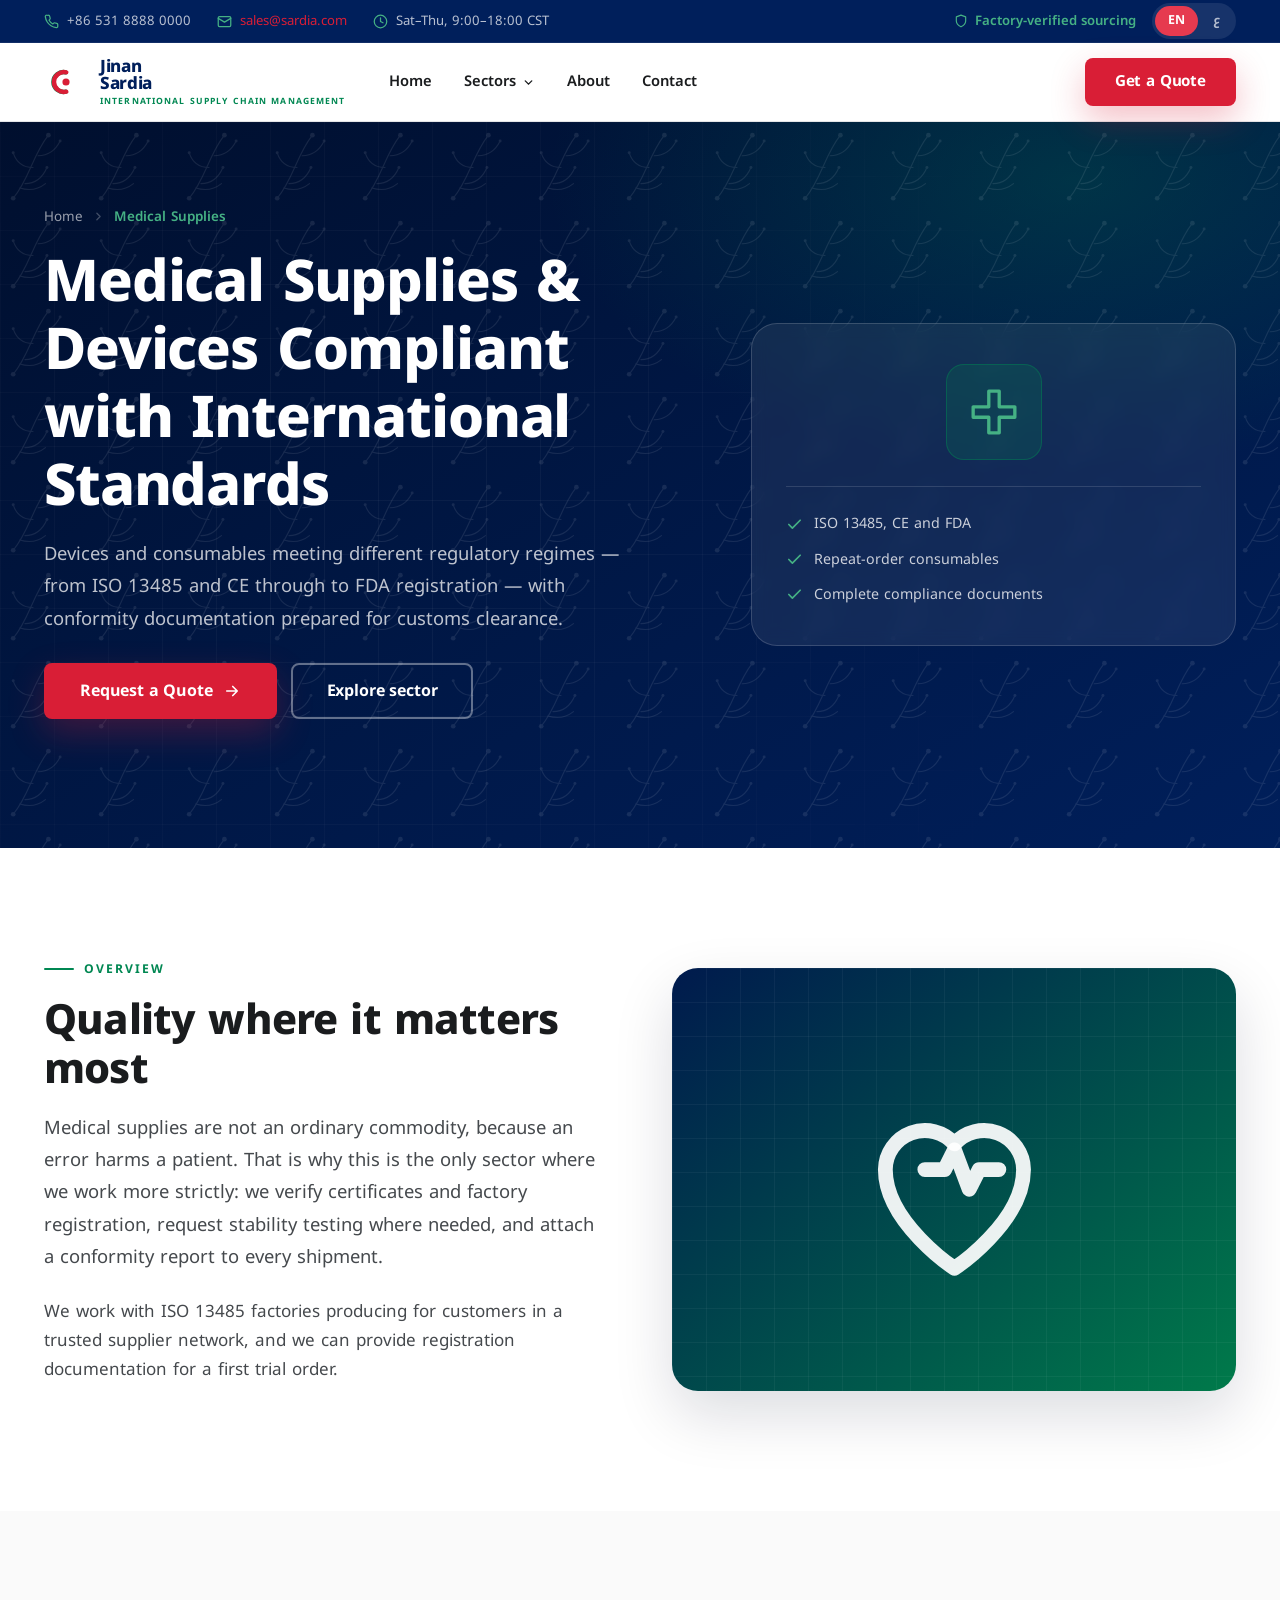
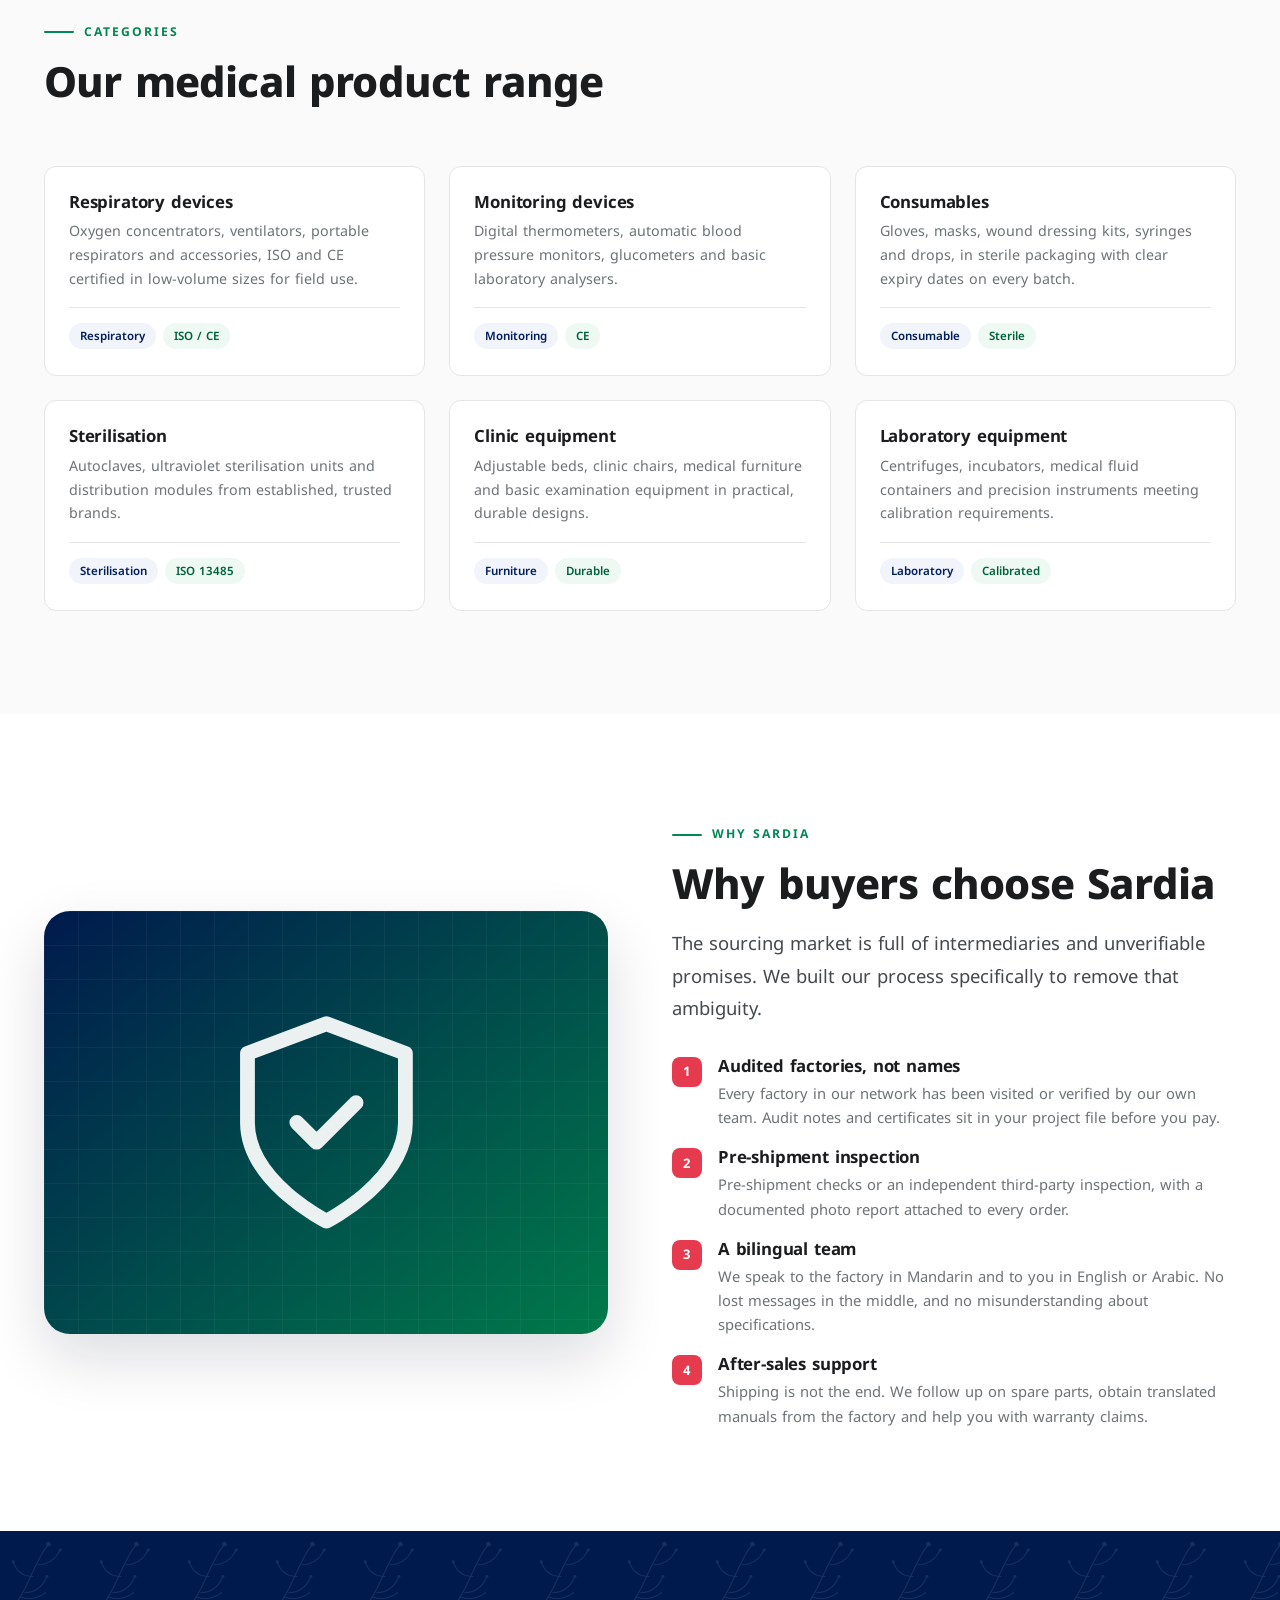
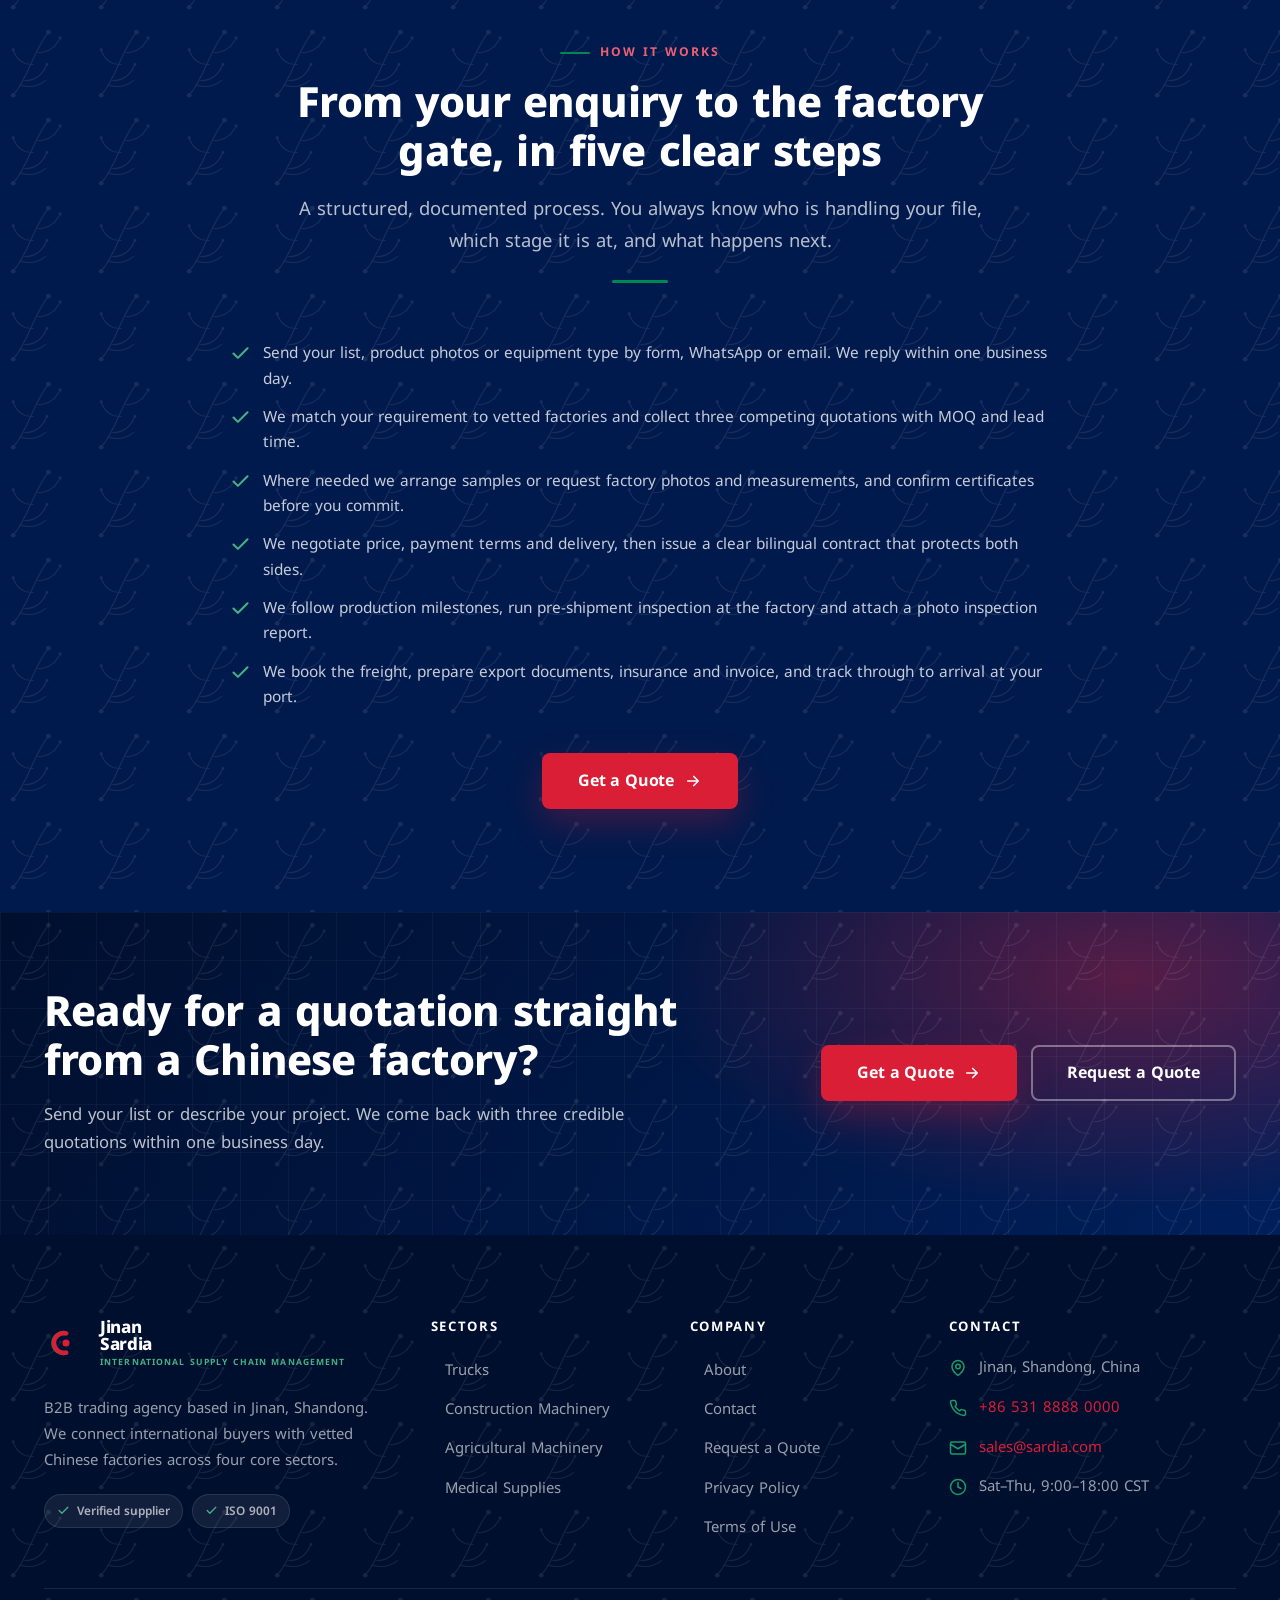
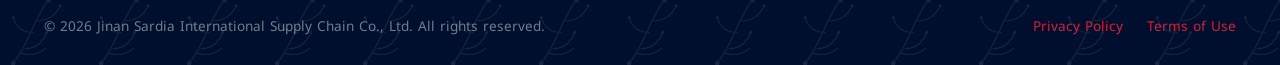
<file: medical-supplies.html>
<!DOCTYPE html>
<html lang="en" dir="ltr">
<head>
<meta charset="UTF-8">
<meta name="viewport" content="width=device-width, initial-scale=1">
<title>Medical Supplies &amp; Devices from China — ISO 13485 | Jinan Sardia</title>
<meta name="description" content="Medical devices and consumables from ISO 13485, CE and FDA-registered Chinese factories. Respirators, patient monitors, laboratory equipment and hospital furniture with full compliance documentation.">
<link rel="canonical" href="https://www.sardia.com/medical-supplies.html">
<meta name="theme-color" content="#001f5b">
<meta property="og:type" content="website">
<meta property="og:locale" content="en">
<meta property="og:locale:alternate" content="ar">
<meta property="og:title" content="Medical Supplies from China | Jinan Sardia">
<meta property="og:description" content="Medical devices and consumables from ISO 13485, CE and FDA-registered Chinese factories, with full compliance documentation.">
<meta property="og:url" content="https://www.sardia.com/medical-supplies.html">
<meta property="og:image" content="https://www.sardia.com/assets/img/hero-visual.svg">
<meta name="twitter:card" content="summary_large_image">
<link rel="alternate" hreflang="en" href="https://www.sardia.com/medical-supplies.html">
<link rel="alternate" hreflang="ar" href="https://www.sardia.com/medical-supplies.html?lang=ar">
<link rel="alternate" hreflang="x-default" href="https://www.sardia.com/medical-supplies.html">
<link rel="icon" href="assets/img/logo.svg" type="image/svg+xml">
<link rel="preconnect" href="https://fonts.googleapis.com">
<link rel="preconnect" href="https://fonts.gstatic.com" crossorigin>
<link rel="stylesheet" href="https://fonts.googleapis.com/css2?family=Noto+Kufi+Arabic:wght@400;500;600;700;800;900&display=swap">
<link rel="stylesheet" href="assets/css/style.css">

<script type="application/ld+json">
{
  "@context": "https://schema.org",
  "@type": "BreadcrumbList",
  "itemListElement": [
    { "@type": "ListItem", "position": 1, "name": "Home", "item": "https://www.sardia.com/" },
    { "@type": "ListItem", "position": 2, "name": "Medical Supplies", "item": "https://www.sardia.com/medical-supplies.html" }
  ]
}
</script>
</head>

<body>
<a class="skip-link" href="#main" data-i18n="a11y.skip">Skip to content</a>

<div class="topbar">
  <div class="container">
    <div class="topbar-items">
      <span class="topbar-item">
        <svg viewBox="0 0 24 24" fill="none" stroke="currentColor" stroke-width="2" stroke-linecap="round" stroke-linejoin="round"><path d="M22 16.9v3a2 2 0 0 1-2.2 2 19.8 19.8 0 0 1-8.6-3.1 19.5 19.5 0 0 1-6-6A19.8 19.8 0 0 1 2.1 4.2 2 2 0 0 1 4.1 2h3a2 2 0 0 1 2 1.7c.1 1 .4 1.9.7 2.8a2 2 0 0 1-.5 2.1L8.1 9.9a16 16 0 0 0 6 6l1.3-1.3a2 2 0 0 1 2.1-.4c.9.3 1.8.6 2.8.7a2 2 0 0 1 1.7 2Z"/></svg>
        <span dir="ltr">+86 531 8888 0000</span>
      </span>
      <a class="topbar-item" href="mailto:sales@sardia.com">
        <svg viewBox="0 0 24 24" fill="none" stroke="currentColor" stroke-width="2" stroke-linecap="round" stroke-linejoin="round"><rect x="2" y="4" width="20" height="16" rx="2"/><path d="m2 7 10 6 10-6"/></svg>
        <span>sales@sardia.com</span>
      </a>
      <span class="topbar-item hide-md">
        <svg viewBox="0 0 24 24" fill="none" stroke="currentColor" stroke-width="2" stroke-linecap="round" stroke-linejoin="round"><circle cx="12" cy="12" r="10"/><path d="M12 6v6l4 2"/></svg>
        <span dir="ltr">Sat&ndash;Thu, 9:00&ndash;18:00 CST</span>
      </span>
    </div>
    <div class="topbar-right">
      <span class="tagline-mini">
        <svg viewBox="0 0 24 24" fill="none" stroke="currentColor" stroke-width="2" stroke-linecap="round" stroke-linejoin="round" style="width:14px;height:14px"><path d="M12 22s8-4 8-10V5l-8-3-8 3v7c0 6 8 10 8 10Z"/></svg>
        <span data-i18n="topbar.verified">Factory-verified sourcing</span>
      </span>
      <div class="lang-switch" role="group" aria-label="Language">
        <button class="lang-btn active" type="button" data-lang="en" aria-pressed="true">EN</button>
        <button class="lang-btn" type="button" data-lang="ar" aria-pressed="false" lang="ar">ع</button>
      </div>
    </div>
  </div>
</div>

<header class="header">
  <div class="container">
    <a class="logo" href="index.html" aria-label="Jinan Sardia — home">
      <img class="logo-mark" src="assets/img/logo.svg" alt="" width="44" height="44">
      <span class="logo-text">
                <span class="logo-name"><span class="logo-line" data-i18n="brand.top">Jinan</span><span class="logo-line" data-i18n="brand.bottom">Sardia</span></span>
        <span class="logo-sub" data-i18n="brand.sub">International Supply Chain Management</span>
      </span>
    </a>
    <button class="nav-toggle" type="button" aria-expanded="false" aria-controls="primary-nav" data-i18n-aria="nav.openMenu" aria-label="Open menu">
      <svg class="icon-menu" viewBox="0 0 24 24" fill="none" stroke="currentColor" stroke-width="2" stroke-linecap="round"><path d="M3 6h18M3 12h18M3 18h18"/></svg>
      <svg class="icon-close" viewBox="0 0 24 24" fill="none" stroke="currentColor" stroke-width="2" stroke-linecap="round"><path d="M18 6 6 18M6 6l12 12"/></svg>
    </button>
    <nav class="nav" id="primary-nav" aria-label="Main">
      <ul class="nav-list">
        <li><a class="nav-link" href="index.html" data-i18n="nav.home">Home</a></li>
        <li class="has-dropdown">
          <button class="nav-link dropdown-toggle" type="button" aria-expanded="false" aria-haspopup="true" data-i18n="nav.sectors">
            Sectors
            <svg viewBox="0 0 24 24" fill="none" stroke="currentColor" stroke-width="2.5" stroke-linecap="round"><path d="m6 9 6 6 6-6"/></svg>
          </button>
          <div class="dropdown">
            <a class="dropdown-item" href="trucks.html">
              <span class="dropdown-icon"><svg viewBox="0 0 24 24" fill="none" stroke="currentColor" stroke-width="1.9" stroke-linecap="round" stroke-linejoin="round"><path d="M10 17h4V5H2v12h3"/><path d="M20 17h2v-3.3a2 2 0 0 0-.4-1.2L19 9h-5v8h1"/><circle cx="7.5" cy="17.5" r="2.2"/><circle cx="17.5" cy="17.5" r="2.2"/></svg></span>
              <span><span class="dropdown-title" data-i18n="nav.trucks">Trucks</span><span class="dropdown-desc" data-i18n="drop.trucks">Heavy haul, dump, electric &amp; tankers</span></span>
            </a>
            <a class="dropdown-item" href="construction-machinery.html">
              <span class="dropdown-icon"><svg viewBox="0 0 24 24" fill="none" stroke="currentColor" stroke-width="1.9" stroke-linecap="round" stroke-linejoin="round"><path d="M2 20h20"/><path d="M4 20v-6l5-2 3 2v6"/><path d="m12 10 2.5-4H19l1 4"/><path d="M14 10v4"/><circle cx="8" cy="18" r="1.6"/><circle cx="16.5" cy="18" r="1.6"/></svg></span>
              <span><span class="dropdown-title" data-i18n="nav.construction">Construction Machinery</span><span class="dropdown-desc" data-i18n="drop.con">Excavators, cranes, loaders, demolition</span></span>
            </a>
            <a class="dropdown-item" href="agricultural-machinery.html">
              <span class="dropdown-icon"><svg viewBox="0 0 24 24" fill="none" stroke="currentColor" stroke-width="1.9" stroke-linecap="round" stroke-linejoin="round"><circle cx="7" cy="16" r="3.5"/><circle cx="17.5" cy="17" r="2.6"/><path d="M10.5 16h4"/><path d="M7 12.5V8.5h4l1.5 4"/><path d="M4.5 8.5h2"/></svg></span>
              <span><span class="dropdown-title" data-i18n="nav.agriculture">Agricultural Machinery</span><span class="dropdown-desc" data-i18n="drop.agri">Tractors, harvesters, sprayers</span></span>
            </a>
            <a class="dropdown-item active" href="medical-supplies.html">
              <span class="dropdown-icon"><svg viewBox="0 0 24 24" fill="none" stroke="currentColor" stroke-width="1.9" stroke-linecap="round" stroke-linejoin="round"><path d="M9.5 2h5v7.5H22v5h-7.5V22h-5v-7.5H2v-5h7.5V2Z"/></svg></span>
              <span><span class="dropdown-title" data-i18n="nav.medical">Medical Supplies</span><span class="dropdown-desc" data-i18n="drop.med">ISO 13485, CE &amp; FDA documentation</span></span>
            </a>
          </div>
        </li>
        <li><a class="nav-link" href="about.html" data-i18n="nav.about">About</a></li>
        <li><a class="nav-link" href="contact.html" data-i18n="nav.contact">Contact</a></li>
      </ul>
    </nav>
    <div class="header-actions">
      <a class="btn btn-primary btn-nav" href="contact.html?sector=medical" data-i18n="nav.getQuote">Get a Quote</a>
    </div>
  </div>
</header>

<div class="nav-overlay"></div>

<main id="main">

  <section class="page-hero patterned">
    <div class="container">
      <div>
        <nav class="breadcrumbs" aria-label="Breadcrumb">
          <a href="index.html" data-i18n="crumb.home">Home</a>
          <svg viewBox="0 0 24 24" fill="none" stroke="currentColor" stroke-width="2.4" stroke-linecap="round" stroke-linejoin="round"><path d="m9 6 6 6-6 6"/></svg>
          <span class="current" data-i18n="med.nav">Medical Supplies</span>
        </nav>
        <h1 data-i18n="med.title">Medical Supplies &amp; Devices Compliant with International Standards</h1>
        <p class="lead" data-i18n="med.lead">
          Devices and consumables meeting different regulatory regimes &mdash; from ISO 13485 and CE
          through to FDA registration &mdash; with conformity documentation prepared for customs
          clearance.
        </p>
        <div class="hero-actions">
          <a class="btn btn-primary btn-lg" href="contact.html?sector=medical">
            <span data-i18n="home.heroCta1">Request a Quote</span>
            <svg viewBox="0 0 24 24" fill="none" stroke="currentColor" stroke-width="2.2" stroke-linecap="round" stroke-linejoin="round"><path d="M5 12h14M13 6l6 6-6 6"/></svg>
          </a>
          <a class="btn btn-ghost btn-lg" href="#products" data-i18n="common.viewSector">Explore sector</a>
        </div>
      </div>

      <div class="hero-panel">
        <div class="hero-panel-icon">
          <svg viewBox="0 0 24 24" fill="none" stroke="currentColor" stroke-width="1.6" stroke-linecap="round" stroke-linejoin="round" aria-hidden="true">
            <path d="M9.5 2h5v7.5H22v5h-7.5V22h-5v-7.5H2v-5h7.5V2Z"/>
          </svg>
        </div>
        <div class="quick-facts">
          <span class="quick-fact">
            <svg viewBox="0 0 24 24" fill="none" stroke="currentColor" stroke-width="2.4" stroke-linecap="round" stroke-linejoin="round"><path d="M20 6 9 17l-5-5"/></svg>
            <span data-i18n="med.f1">ISO 13485, CE and FDA</span>
          </span>
          <span class="quick-fact">
            <svg viewBox="0 0 24 24" fill="none" stroke="currentColor" stroke-width="2.4" stroke-linecap="round" stroke-linejoin="round"><path d="M20 6 9 17l-5-5"/></svg>
            <span data-i18n="med.f2">Repeat-order consumables</span>
          </span>
          <span class="quick-fact">
            <svg viewBox="0 0 24 24" fill="none" stroke="currentColor" stroke-width="2.4" stroke-linecap="round" stroke-linejoin="round"><path d="M20 6 9 17l-5-5"/></svg>
            <span data-i18n="med.f3">Complete compliance documents</span>
          </span>
        </div>
      </div>
    </div>
  </section>

  <section class="section">
    <div class="container">
      <div class="split">
        <div class="split-body reveal">
          <span class="eyebrow" data-i18n="med.ovEyebrow">Overview</span>
          <h2 data-i18n="med.ovTitle">Quality where it matters most</h2>
          <p class="lead" data-i18n="med.ovP1">
            Medical supplies are not an ordinary commodity, because an error harms a patient.
            That is why this is the only sector where we work more strictly: we verify
            certificates and factory registration, request stability testing where needed, and
            attach a conformity report to every shipment.
          </p>
          <p data-i18n="med.ovP2">
            We work with ISO 13485 factories producing for customers in a trusted supplier
            network, and we can provide registration documentation for a first trial order.
          </p>
        </div>
        <div class="split-media reveal" data-delay="1">
          <svg viewBox="0 0 24 24" fill="none" stroke="currentColor" stroke-width="1.5" stroke-linecap="round" stroke-linejoin="round" aria-hidden="true">
            <path d="M12 21s-7-4.6-7-10a4 4 0 0 1 7-2.6A4 4 0 0 1 19 11c0 5.4-7 10-7 10Z"/>
            <path d="M9 11h2l1-2 1.5 4 1-2h2"/>
          </svg>
        </div>
      </div>
    </div>
  </section>

  <section class="section section-tint" id="products">
    <div class="container">
      <div class="section-head reveal">
        <span class="eyebrow" data-i18n="med.prodEyebrow">Categories</span>
        <h2 data-i18n="med.prodTitle">Our medical product range</h2>
      </div>

      <div class="product-grid">
        <article class="product-card reveal">
          <h4 data-i18n="med.p1">Respiratory devices</h4>
          <p data-i18n="med.p1d">Oxygen concentrators, ventilators, portable respirators and accessories, ISO and CE certified in low-volume sizes for field use.</p>
          <div class="product-meta"><span class="tag" data-i18n="tag.respiratory">Respiratory</span><span class="tag tag-green">ISO / CE</span></div>
        </article>

        <article class="product-card reveal" data-delay="1">
          <h4 data-i18n="med.p2">Monitoring devices</h4>
          <p data-i18n="med.p2d">Digital thermometers, automatic blood pressure monitors, glucometers and basic laboratory analysers.</p>
          <div class="product-meta"><span class="tag" data-i18n="tag.monitoring">Monitoring</span><span class="tag tag-green">CE</span></div>
        </article>

        <article class="product-card reveal" data-delay="2">
          <h4 data-i18n="med.p3">Consumables</h4>
          <p data-i18n="med.p3d">Gloves, masks, wound dressing kits, syringes and drops, in sterile packaging with clear expiry dates on every batch.</p>
          <div class="product-meta"><span class="tag" data-i18n="tag.consumable">Consumable</span><span class="tag tag-green" data-i18n="tag.sterile">Sterile</span></div>
        </article>

        <article class="product-card reveal">
          <h4 data-i18n="med.p4">Sterilisation</h4>
          <p data-i18n="med.p4d">Autoclaves, ultraviolet sterilisation units and distribution modules from established, trusted brands.</p>
          <div class="product-meta"><span class="tag" data-i18n="tag.sterilisation">Sterilisation</span><span class="tag tag-green">ISO 13485</span></div>
        </article>

        <article class="product-card reveal" data-delay="1">
          <h4 data-i18n="med.p5">Clinic equipment</h4>
          <p data-i18n="med.p5d">Adjustable beds, clinic chairs, medical furniture and basic examination equipment in practical, durable designs.</p>
          <div class="product-meta"><span class="tag" data-i18n="tag.furniture">Furniture</span><span class="tag tag-green" data-i18n="tag.durable">Durable</span></div>
        </article>

        <article class="product-card reveal" data-delay="2">
          <h4 data-i18n="med.p6">Laboratory equipment</h4>
          <p data-i18n="med.p6d">Centrifuges, incubators, medical fluid containers and precision instruments meeting calibration requirements.</p>
          <div class="product-meta"><span class="tag" data-i18n="tag.lab">Laboratory</span><span class="tag tag-green" data-i18n="tag.calibrated">Calibrated</span></div>
        </article>
      </div>
    </div>
  </section>

  <section class="section">
    <div class="container">
      <div class="split reverse">
        <div class="split-body reveal">
          <span class="eyebrow" data-i18n="why.eyebrow">Why Sardia</span>
          <h2 data-i18n="why.title">Why buyers choose Sardia</h2>
          <p class="lead" data-i18n="why.lead">
            The sourcing market is full of intermediaries and unverifiable promises.
            We built our process specifically to remove that ambiguity.
          </p>
          <ul class="spec-list mt-4">
            <li>
              <span class="spec-num">1</span>
              <span><h4 data-i18n="why.c1Title">Audited factories, not names</h4><p data-i18n="why.c1Desc">Every factory in our network has been visited or verified by our own team. Audit notes and certificates sit in your project file before you pay.</p></span>
            </li>
            <li>
              <span class="spec-num">2</span>
              <span><h4 data-i18n="why.c3Title">Pre-shipment inspection</h4><p data-i18n="why.c3Desc">Pre-shipment checks or an independent third-party inspection, with a documented photo report attached to every order.</p></span>
            </li>
            <li>
              <span class="spec-num">3</span>
              <span><h4 data-i18n="why.c4Title">A bilingual team</h4><p data-i18n="why.c4Desc">We speak to the factory in Mandarin and to you in English or Arabic. No lost messages in the middle, and no misunderstanding about specifications.</p></span>
            </li>
            <li>
              <span class="spec-num">4</span>
              <span><h4 data-i18n="why.c6Title">After-sales support</h4><p data-i18n="why.c6Desc">Shipping is not the end. We follow up on spare parts, obtain translated manuals from the factory and help you with warranty claims.</p></span>
            </li>
          </ul>
        </div>
        <div class="split-media reveal" data-delay="1">
          <svg viewBox="0 0 24 24" fill="none" stroke="currentColor" stroke-width="1.5" stroke-linecap="round" stroke-linejoin="round" aria-hidden="true">
            <path d="M12 22s8-4 8-10V5l-8-3-8 3v7c0 6 8 10 8 10Z"/><path d="m9 12 2 2 4-4"/>
          </svg>
        </div>
      </div>
    </div>
  </section>

  <section class="section section-navy patterned">
    <div class="container">
      <div class="section-head center reveal">
        <span class="eyebrow" data-i18n="process.eyebrow">How it works</span>
        <h2 data-i18n="process.title">From your enquiry to the factory gate, in five clear steps</h2>
        <p class="lead" data-i18n="process.lead">
          A structured, documented process. You always know who is handling your file,
          which stage it is at, and what happens next.
        </p>
      </div>

      <ul class="check-list reveal" style="max-width:820px;margin-inline:auto">
        <li><svg viewBox="0 0 24 24" fill="none" stroke="currentColor" stroke-width="2.4" stroke-linecap="round" stroke-linejoin="round"><path d="M20 6 9 17l-5-5"/></svg><span data-i18n="process.s1Desc">Send your list, product photos or equipment type by form, WhatsApp or email. We reply within one business day.</span></li>
        <li><svg viewBox="0 0 24 24" fill="none" stroke="currentColor" stroke-width="2.4" stroke-linecap="round" stroke-linejoin="round"><path d="M20 6 9 17l-5-5"/></svg><span data-i18n="process.s2Desc">We match your requirement to vetted factories and collect three competing quotations with MOQ and lead time.</span></li>
        <li><svg viewBox="0 0 24 24" fill="none" stroke="currentColor" stroke-width="2.4" stroke-linecap="round" stroke-linejoin="round"><path d="M20 6 9 17l-5-5"/></svg><span data-i18n="process.s3Desc">Where needed we arrange samples or request factory photos and measurements, and confirm certificates before you commit.</span></li>
        <li><svg viewBox="0 0 24 24" fill="none" stroke="currentColor" stroke-width="2.4" stroke-linecap="round" stroke-linejoin="round"><path d="M20 6 9 17l-5-5"/></svg><span data-i18n="process.s4Desc">We negotiate price, payment terms and delivery, then issue a clear bilingual contract that protects both sides.</span></li>
        <li><svg viewBox="0 0 24 24" fill="none" stroke="currentColor" stroke-width="2.4" stroke-linecap="round" stroke-linejoin="round"><path d="M20 6 9 17l-5-5"/></svg><span data-i18n="process.s5Desc">We follow production milestones, run pre-shipment inspection at the factory and attach a photo inspection report.</span></li>
        <li><svg viewBox="0 0 24 24" fill="none" stroke="currentColor" stroke-width="2.4" stroke-linecap="round" stroke-linejoin="round"><path d="M20 6 9 17l-5-5"/></svg><span data-i18n="process.s6Desc">We book the freight, prepare export documents, insurance and invoice, and track through to arrival at your port.</span></li>
      </ul>

      <div class="text-center mt-5 reveal">
        <a class="btn btn-primary btn-lg" href="contact.html?sector=medical">
          <span data-i18n="nav.getQuote">Get a Quote</span>
          <svg viewBox="0 0 24 24" fill="none" stroke="currentColor" stroke-width="2.2" stroke-linecap="round" stroke-linejoin="round"><path d="M5 12h14M13 6l6 6-6 6"/></svg>
        </a>
      </div>
    </div>
  </section>

  <section class="cta-band patterned">
    <div class="container">
      <div class="cta-inner">
        <div class="cta-text">
          <h2 data-i18n="cta.title">Ready for a quotation straight from a Chinese factory?</h2>
          <p data-i18n="cta.body">Send your list or describe your project. We come back with three credible quotations within one business day.</p>
        </div>
        <div class="cta-actions">
          <a class="btn btn-primary btn-lg" href="contact.html?sector=medical">
            <span data-i18n="nav.getQuote">Get a Quote</span>
            <svg viewBox="0 0 24 24" fill="none" stroke="currentColor" stroke-width="2.2" stroke-linecap="round" stroke-linejoin="round"><path d="M5 12h14M13 6l6 6-6 6"/></svg>
          </a>
          <a class="btn btn-ghost btn-lg" href="contact.html" data-i18n="contact.formTitle">Request a Quote</a>
        </div>
      </div>
    </div>
  </section>

</main>

<footer class="footer patterned">
  <div class="container">
    <div class="footer-top">
      <div class="footer-brand">
        <a class="logo" href="index.html">
          <img class="logo-mark" src="assets/img/logo.svg" alt="" width="44" height="44">
          <span class="logo-text">
                <span class="logo-name"><span class="logo-line" data-i18n="brand.top">Jinan</span><span class="logo-line" data-i18n="brand.bottom">Sardia</span></span>
        <span class="logo-sub" data-i18n="brand.sub">International Supply Chain Management</span>
      </span>
        </a>
        <p data-i18n="footer.about">B2B trading agency based in Jinan, Shandong. We connect international buyers with vetted Chinese factories across four core sectors.</p>
        <div class="footer-badges mt-3">
          <span class="footer-badge"><svg viewBox="0 0 24 24" fill="none" stroke="currentColor" stroke-width="2.4" stroke-linecap="round" stroke-linejoin="round"><path d="M20 6 9 17l-5-5"/></svg><span data-i18n="footer.verifiedBadge">Verified supplier</span></span>
          <span class="footer-badge"><svg viewBox="0 0 24 24" fill="none" stroke="currentColor" stroke-width="2.4" stroke-linecap="round" stroke-linejoin="round"><path d="M20 6 9 17l-5-5"/></svg><span>ISO 9001</span></span>
        </div>
      </div>
      <div>
        <h4 data-i18n="footer.sectorsTitle">Sectors</h4>
        <ul class="footer-links">
          <li><a href="trucks.html" data-i18n="nav.trucks">Trucks</a></li>
          <li><a href="construction-machinery.html" data-i18n="nav.construction">Construction Machinery</a></li>
          <li><a href="agricultural-machinery.html" data-i18n="nav.agriculture">Agricultural Machinery</a></li>
          <li><a href="medical-supplies.html" data-i18n="nav.medical">Medical Supplies</a></li>
        </ul>
      </div>
      <div>
        <h4 data-i18n="footer.companyTitle">Company</h4>
        <ul class="footer-links">
          <li><a href="about.html" data-i18n="nav.about">About</a></li>
          <li><a href="contact.html" data-i18n="nav.contact">Contact</a></li>
          <li><a href="contact.html#inquiry" data-i18n="nav.getQuote">Request a Quote</a></li>
          <li><a href="#" data-i18n="footer.privacy">Privacy Policy</a></li>
          <li><a href="#" data-i18n="footer.terms">Terms of Use</a></li>
        </ul>
      </div>
      <div>
        <h4 data-i18n="footer.contactTitle">Contact</h4>
        <div class="footer-contact">
          <div class="footer-contact-item"><svg viewBox="0 0 24 24" fill="none" stroke="currentColor" stroke-width="2" stroke-linecap="round" stroke-linejoin="round"><path d="M20 10c0 6-8 12-8 12s-8-6-8-12a8 8 0 0 1 16 0Z"/><circle cx="12" cy="10" r="3"/></svg><span data-i18n="footer.address">Jinan, Shandong, China</span></div>
          <div class="footer-contact-item"><svg viewBox="0 0 24 24" fill="none" stroke="currentColor" stroke-width="2" stroke-linecap="round" stroke-linejoin="round"><path d="M22 16.9v3a2 2 0 0 1-2.2 2 19.8 19.8 0 0 1-8.6-3.1 19.5 19.5 0 0 1-6-6A19.8 19.8 0 0 1 2.1 4.2 2 2 0 0 1 4.1 2h3a2 2 0 0 1 2 1.7c.1 1 .4 1.9.7 2.8a2 2 0 0 1-.5 2.1L8.1 9.9a16 16 0 0 0 6 6l1.3-1.3a2 2 0 0 1 2.1-.4c.9.3 1.8.6 2.8.7a2 2 0 0 1 1.7 2Z"/></svg><a href="tel:+8653188880000" dir="ltr">+86 531 8888 0000</a></div>
          <div class="footer-contact-item"><svg viewBox="0 0 24 24" fill="none" stroke="currentColor" stroke-width="2" stroke-linecap="round" stroke-linejoin="round"><rect x="2" y="4" width="20" height="16" rx="2"/><path d="m2 7 10 6 10-6"/></svg><a href="mailto:sales@sardia.com">sales@sardia.com</a></div>
          <div class="footer-contact-item"><svg viewBox="0 0 24 24" fill="none" stroke="currentColor" stroke-width="2" stroke-linecap="round" stroke-linejoin="round"><circle cx="12" cy="12" r="10"/><path d="M12 6v6l4 2"/></svg><span data-i18n="footer.hours">Sat&ndash;Thu, 9:00&ndash;18:00 CST</span></div>
        </div>
      </div>
    </div>
    <div class="footer-bottom">
      <span>&copy; <span data-year>2026</span> <span data-i18n="footer.companyName">Jinan Sardia International Supply Chain Co., Ltd.</span> <span data-i18n="footer.rights">All rights reserved.</span></span>
      <div class="footer-legal">
        <a href="#" data-i18n="footer.privacy">Privacy Policy</a>
        <a href="#" data-i18n="footer.terms">Terms of Use</a>
      </div>
    </div>
  </div>
</footer>

<script src="assets/js/i18n.js"></script>
<script src="assets/js/main.js"></script>
</body>
</html>
</file>
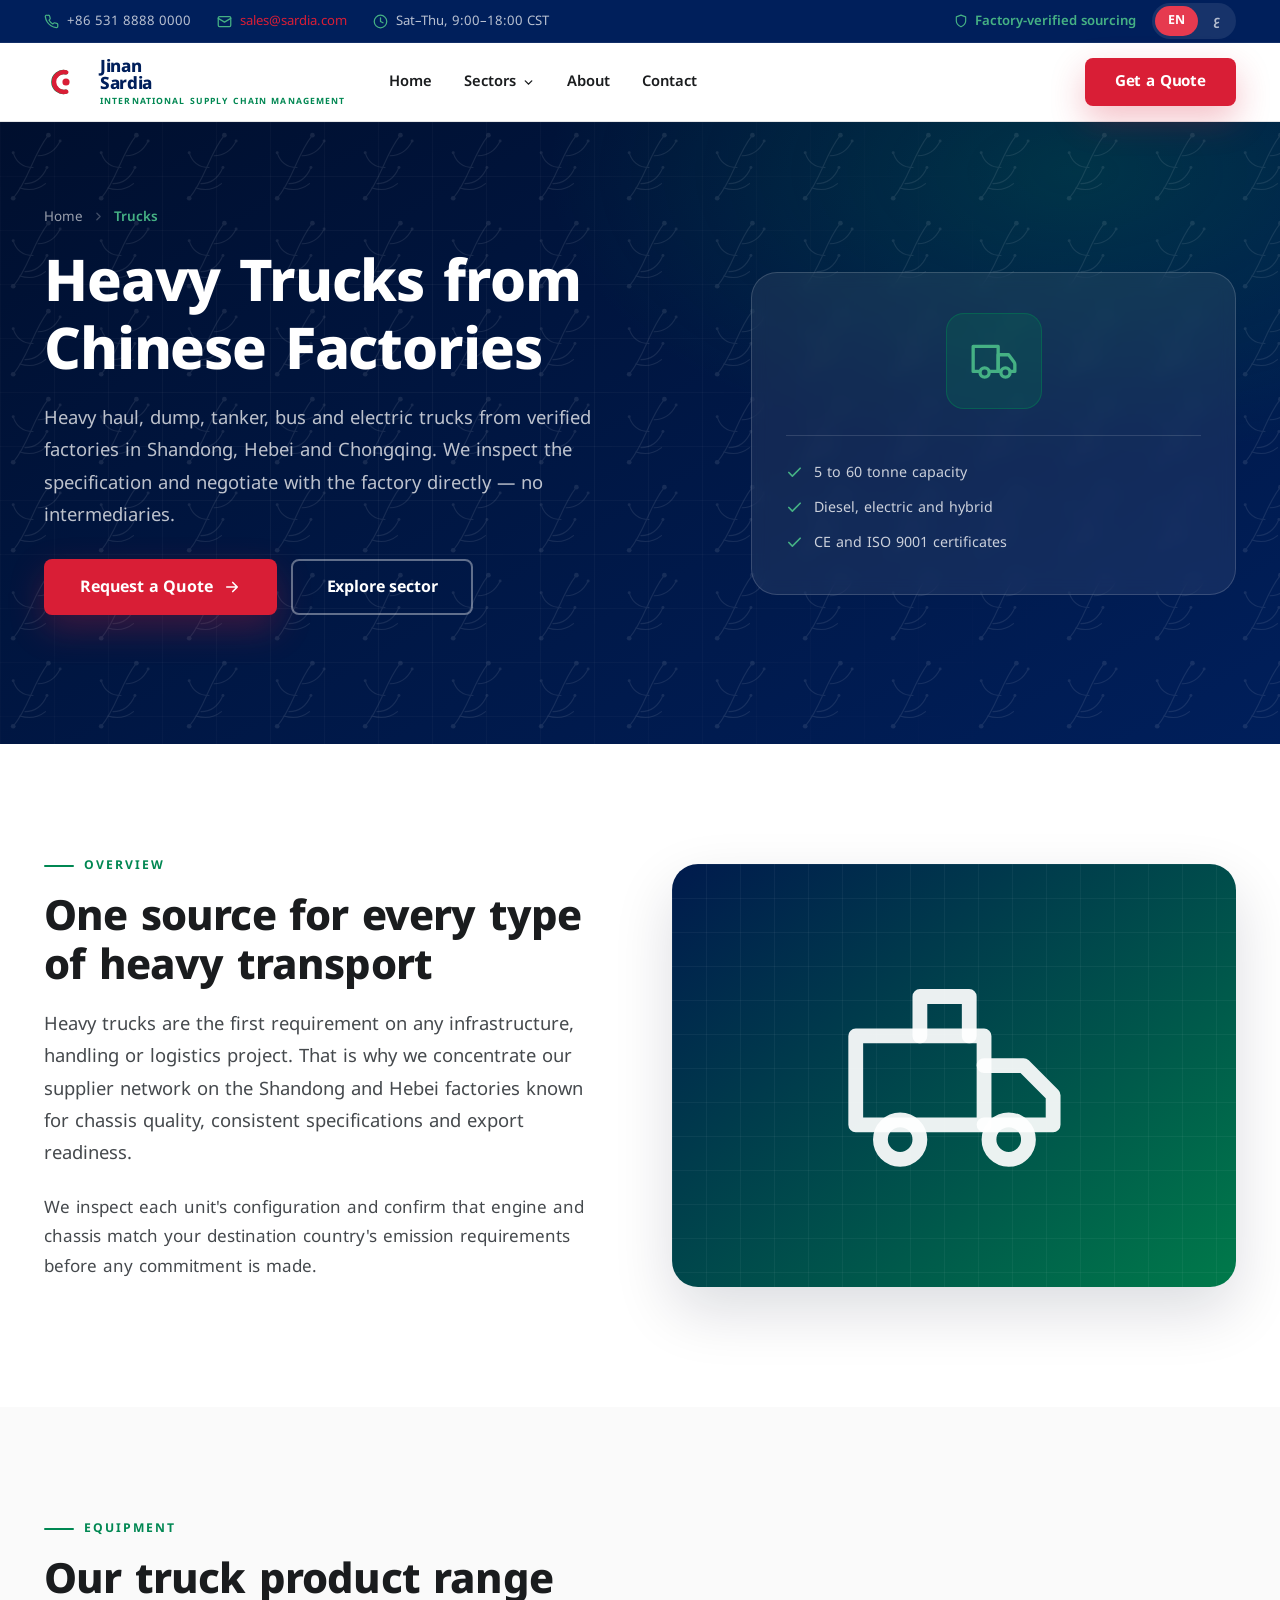
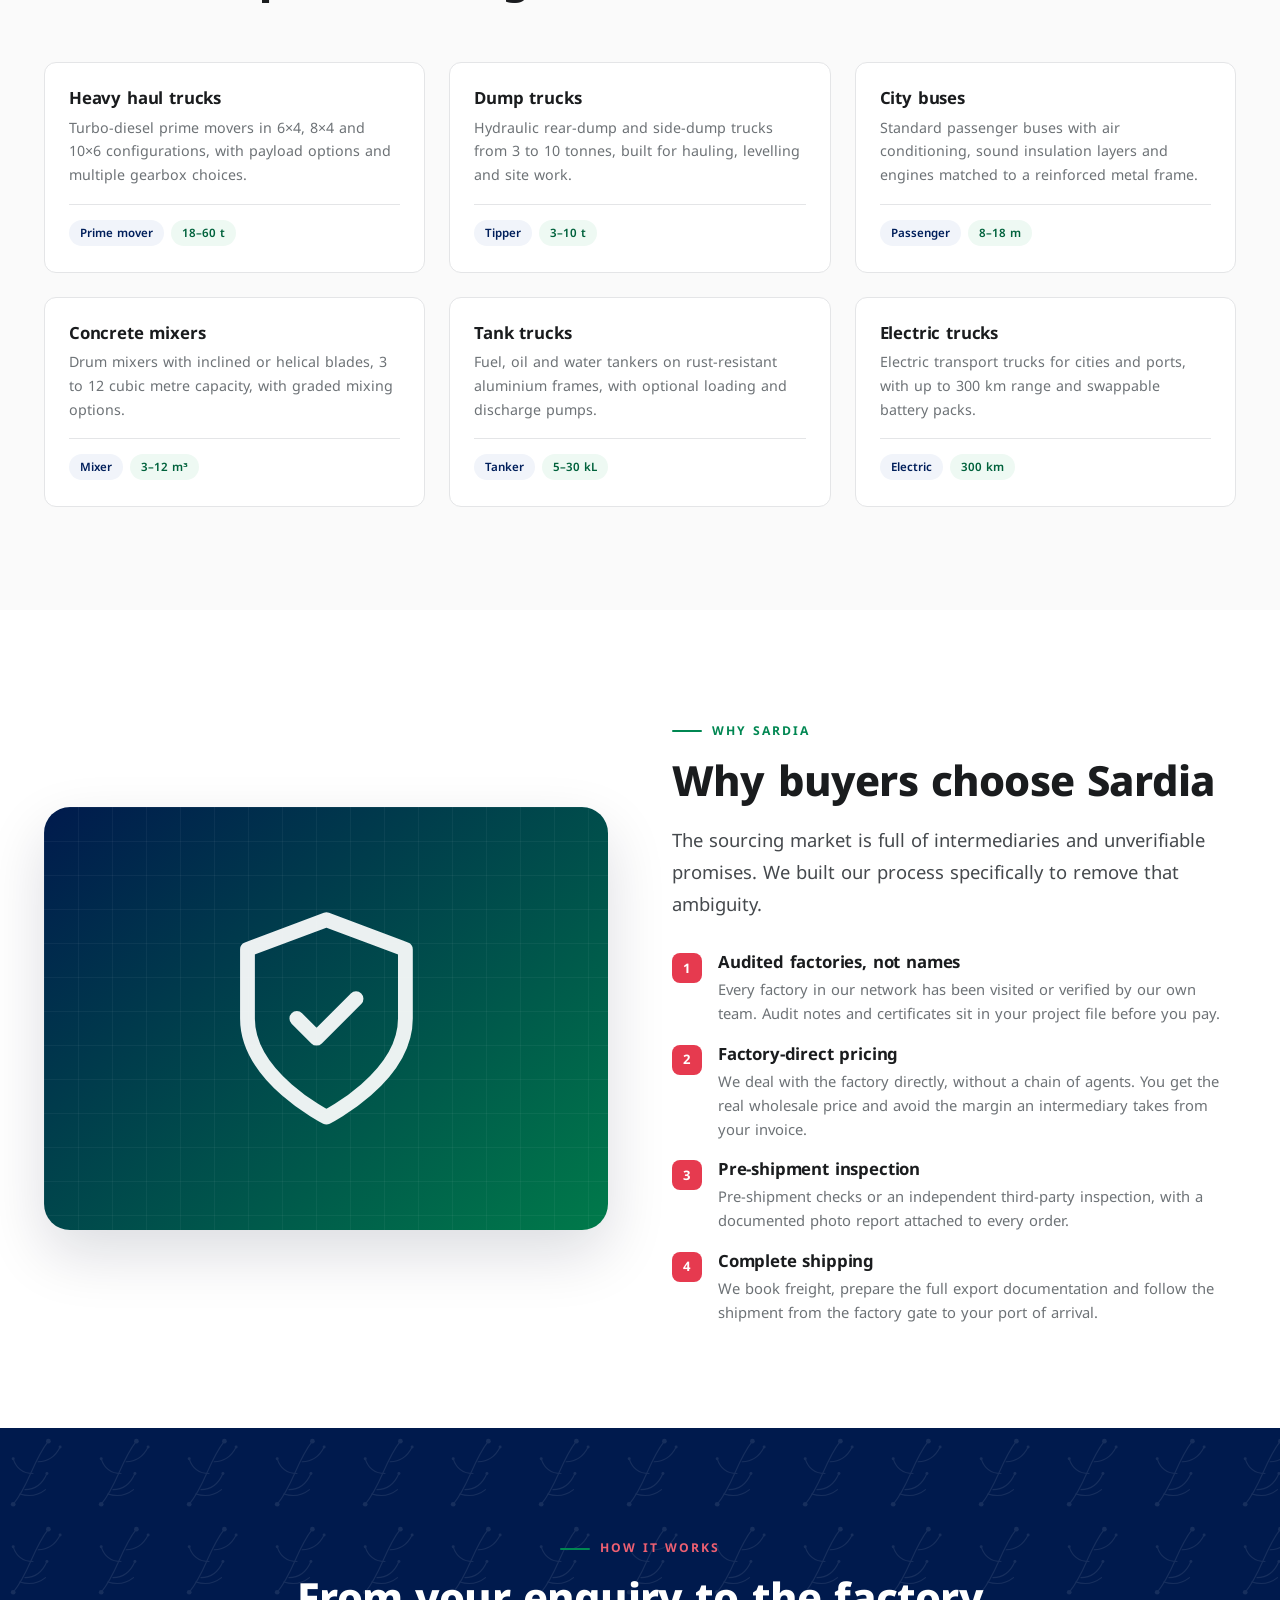
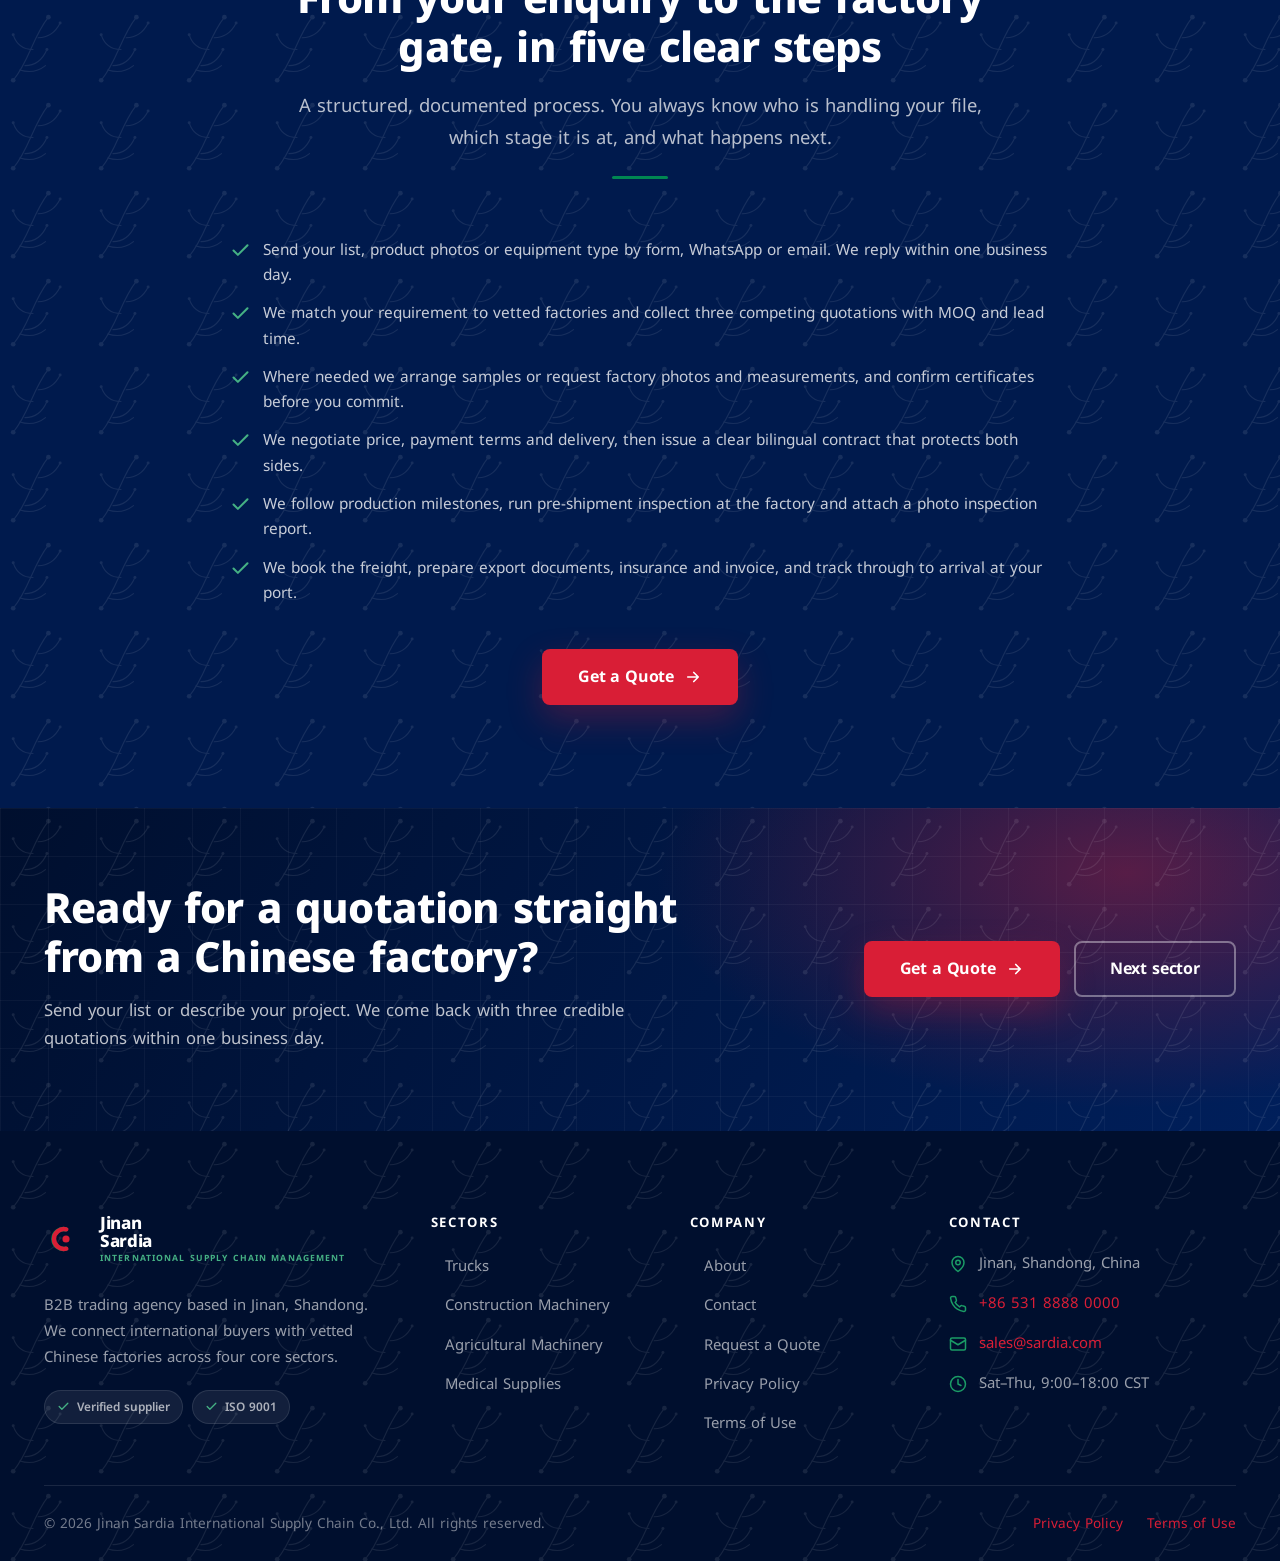
<file: trucks.html>
<!DOCTYPE html>
<html lang="en" dir="ltr">
<head>
<meta charset="UTF-8">
<meta name="viewport" content="width=device-width, initial-scale=1">
<title>Heavy Trucks from Chinese Factories | Jinan Sardia</title>
<meta name="description" content="Heavy haul, dump, tanker, bus and electric trucks from audited Chinese factories. 5 to 60 tonne capacity, CE and ISO 9001 certified, factory-direct pricing and worldwide shipping.">
<link rel="canonical" href="https://www.sardia.com/trucks.html">
<meta name="theme-color" content="#001f5b">
<meta property="og:type" content="website">
<meta property="og:locale" content="en">
<meta property="og:locale:alternate" content="ar">
<meta property="og:title" content="Heavy Trucks from Chinese Factories | Jinan Sardia">
<meta property="og:description" content="Heavy haul, dump, tanker, bus and electric trucks from audited Chinese factories. Factory-direct pricing, worldwide shipping.">
<meta property="og:url" content="https://www.sardia.com/trucks.html">
<meta property="og:image" content="https://www.sardia.com/assets/img/hero-visual.svg">
<meta name="twitter:card" content="summary_large_image">
<link rel="alternate" hreflang="en" href="https://www.sardia.com/trucks.html">
<link rel="alternate" hreflang="ar" href="https://www.sardia.com/trucks.html?lang=ar">
<link rel="alternate" hreflang="x-default" href="https://www.sardia.com/trucks.html">
<link rel="icon" href="assets/img/logo.svg" type="image/svg+xml">
<link rel="preconnect" href="https://fonts.googleapis.com">
<link rel="preconnect" href="https://fonts.gstatic.com" crossorigin>
<link rel="stylesheet" href="https://fonts.googleapis.com/css2?family=Noto+Kufi+Arabic:wght@400;500;600;700;800;900&display=swap">
<link rel="stylesheet" href="assets/css/style.css">

<script type="application/ld+json">
{
  "@context": "https://schema.org",
  "@type": "BreadcrumbList",
  "itemListElement": [
    { "@type": "ListItem", "position": 1, "name": "Home", "item": "https://www.sardia.com/" },
    { "@type": "ListItem", "position": 2, "name": "Trucks", "item": "https://www.sardia.com/trucks.html" }
  ]
}
</script>
</head>

<body>
<a class="skip-link" href="#main" data-i18n="a11y.skip">Skip to content</a>

<div class="topbar">
  <div class="container">
    <div class="topbar-items">
      <span class="topbar-item">
        <svg viewBox="0 0 24 24" fill="none" stroke="currentColor" stroke-width="2" stroke-linecap="round" stroke-linejoin="round"><path d="M22 16.9v3a2 2 0 0 1-2.2 2 19.8 19.8 0 0 1-8.6-3.1 19.5 19.5 0 0 1-6-6A19.8 19.8 0 0 1 2.1 4.2 2 2 0 0 1 4.1 2h3a2 2 0 0 1 2 1.7c.1 1 .4 1.9.7 2.8a2 2 0 0 1-.5 2.1L8.1 9.9a16 16 0 0 0 6 6l1.3-1.3a2 2 0 0 1 2.1-.4c.9.3 1.8.6 2.8.7a2 2 0 0 1 1.7 2Z"/></svg>
        <span dir="ltr">+86 531 8888 0000</span>
      </span>
      <a class="topbar-item" href="mailto:sales@sardia.com">
        <svg viewBox="0 0 24 24" fill="none" stroke="currentColor" stroke-width="2" stroke-linecap="round" stroke-linejoin="round"><rect x="2" y="4" width="20" height="16" rx="2"/><path d="m2 7 10 6 10-6"/></svg>
        <span>sales@sardia.com</span>
      </a>
      <span class="topbar-item hide-md">
        <svg viewBox="0 0 24 24" fill="none" stroke="currentColor" stroke-width="2" stroke-linecap="round" stroke-linejoin="round"><circle cx="12" cy="12" r="10"/><path d="M12 6v6l4 2"/></svg>
        <span dir="ltr">Sat&ndash;Thu, 9:00&ndash;18:00 CST</span>
      </span>
    </div>
    <div class="topbar-right">
      <span class="tagline-mini">
        <svg viewBox="0 0 24 24" fill="none" stroke="currentColor" stroke-width="2" stroke-linecap="round" stroke-linejoin="round" style="width:14px;height:14px"><path d="M12 22s8-4 8-10V5l-8-3-8 3v7c0 6 8 10 8 10Z"/></svg>
        <span data-i18n="topbar.verified">Factory-verified sourcing</span>
      </span>
      <div class="lang-switch" role="group" aria-label="Language">
        <button class="lang-btn active" type="button" data-lang="en" aria-pressed="true">EN</button>
        <button class="lang-btn" type="button" data-lang="ar" aria-pressed="false" lang="ar">ع</button>
      </div>
    </div>
  </div>
</div>

<header class="header">
  <div class="container">
    <a class="logo" href="index.html" aria-label="Jinan Sardia — home">
      <img class="logo-mark" src="assets/img/logo.svg" alt="" width="44" height="44">
      <span class="logo-text">
                <span class="logo-name"><span class="logo-line" data-i18n="brand.top">Jinan</span><span class="logo-line" data-i18n="brand.bottom">Sardia</span></span>
        <span class="logo-sub" data-i18n="brand.sub">International Supply Chain Management</span>
      </span>
    </a>
    <button class="nav-toggle" type="button" aria-expanded="false" aria-controls="primary-nav" data-i18n-aria="nav.openMenu" aria-label="Open menu">
      <svg class="icon-menu" viewBox="0 0 24 24" fill="none" stroke="currentColor" stroke-width="2" stroke-linecap="round"><path d="M3 6h18M3 12h18M3 18h18"/></svg>
      <svg class="icon-close" viewBox="0 0 24 24" fill="none" stroke="currentColor" stroke-width="2" stroke-linecap="round"><path d="M18 6 6 18M6 6l12 12"/></svg>
    </button>
    <nav class="nav" id="primary-nav" aria-label="Main">
      <ul class="nav-list">
        <li><a class="nav-link" href="index.html" data-i18n="nav.home">Home</a></li>
        <li class="has-dropdown">
          <button class="nav-link dropdown-toggle" type="button" aria-expanded="false" aria-haspopup="true" data-i18n="nav.sectors">
            Sectors
            <svg viewBox="0 0 24 24" fill="none" stroke="currentColor" stroke-width="2.5" stroke-linecap="round"><path d="m6 9 6 6 6-6"/></svg>
          </button>
          <div class="dropdown">
            <a class="dropdown-item active" href="trucks.html">
              <span class="dropdown-icon"><svg viewBox="0 0 24 24" fill="none" stroke="currentColor" stroke-width="1.9" stroke-linecap="round" stroke-linejoin="round"><path d="M10 17h4V5H2v12h3"/><path d="M20 17h2v-3.3a2 2 0 0 0-.4-1.2L19 9h-5v8h1"/><circle cx="7.5" cy="17.5" r="2.2"/><circle cx="17.5" cy="17.5" r="2.2"/></svg></span>
              <span><span class="dropdown-title" data-i18n="nav.trucks">Trucks</span><span class="dropdown-desc" data-i18n="drop.trucks">Heavy haul, dump, electric &amp; tankers</span></span>
            </a>
            <a class="dropdown-item" href="construction-machinery.html">
              <span class="dropdown-icon"><svg viewBox="0 0 24 24" fill="none" stroke="currentColor" stroke-width="1.9" stroke-linecap="round" stroke-linejoin="round"><path d="M2 20h20"/><path d="M4 20v-6l5-2 3 2v6"/><path d="m12 10 2.5-4H19l1 4"/><path d="M14 10v4"/><circle cx="8" cy="18" r="1.6"/><circle cx="16.5" cy="18" r="1.6"/></svg></span>
              <span><span class="dropdown-title" data-i18n="nav.construction">Construction Machinery</span><span class="dropdown-desc" data-i18n="drop.con">Excavators, cranes, loaders, demolition</span></span>
            </a>
            <a class="dropdown-item" href="agricultural-machinery.html">
              <span class="dropdown-icon"><svg viewBox="0 0 24 24" fill="none" stroke="currentColor" stroke-width="1.9" stroke-linecap="round" stroke-linejoin="round"><circle cx="7" cy="16" r="3.5"/><circle cx="17.5" cy="17" r="2.6"/><path d="M10.5 16h4"/><path d="M7 12.5V8.5h4l1.5 4"/><path d="M4.5 8.5h2"/></svg></span>
              <span><span class="dropdown-title" data-i18n="nav.agriculture">Agricultural Machinery</span><span class="dropdown-desc" data-i18n="drop.agri">Tractors, harvesters, sprayers</span></span>
            </a>
            <a class="dropdown-item" href="medical-supplies.html">
              <span class="dropdown-icon"><svg viewBox="0 0 24 24" fill="none" stroke="currentColor" stroke-width="1.9" stroke-linecap="round" stroke-linejoin="round"><path d="M9.5 2h5v7.5H22v5h-7.5V22h-5v-7.5H2v-5h7.5V2Z"/></svg></span>
              <span><span class="dropdown-title" data-i18n="nav.medical">Medical Supplies</span><span class="dropdown-desc" data-i18n="drop.med">ISO 13485, CE &amp; FDA documentation</span></span>
            </a>
          </div>
        </li>
        <li><a class="nav-link" href="about.html" data-i18n="nav.about">About</a></li>
        <li><a class="nav-link" href="contact.html" data-i18n="nav.contact">Contact</a></li>
      </ul>
    </nav>
    <div class="header-actions">
      <a class="btn btn-primary btn-nav" href="contact.html?sector=trucks" data-i18n="nav.getQuote">Get a Quote</a>
    </div>
  </div>
</header>

<div class="nav-overlay"></div>

<main id="main">

  <!-- ============ PAGE HERO ============ -->
  <section class="page-hero patterned">
    <div class="container">
      <div>
        <nav class="breadcrumbs" aria-label="Breadcrumb">
          <a href="index.html" data-i18n="crumb.home">Home</a>
          <svg viewBox="0 0 24 24" fill="none" stroke="currentColor" stroke-width="2.4" stroke-linecap="round" stroke-linejoin="round"><path d="m9 6 6 6-6 6"/></svg>
          <span class="current" data-i18n="trucks.nav">Trucks</span>
        </nav>
        <h1 data-i18n="trucks.title">Heavy Trucks from Chinese Factories</h1>
        <p class="lead" data-i18n="trucks.lead">
          Heavy haul, dump, tanker, bus and electric trucks from verified factories in Shandong,
          Hebei and Chongqing. We inspect the specification and negotiate with the factory
          directly &mdash; no intermediaries.
        </p>
        <div class="hero-actions">
          <a class="btn btn-primary btn-lg" href="contact.html?sector=trucks">
            <span data-i18n="home.heroCta1">Request a Quote</span>
            <svg viewBox="0 0 24 24" fill="none" stroke="currentColor" stroke-width="2.2" stroke-linecap="round" stroke-linejoin="round"><path d="M5 12h14M13 6l6 6-6 6"/></svg>
          </a>
          <a class="btn btn-ghost btn-lg" href="#products" data-i18n="common.viewSector">Explore sector</a>
        </div>
      </div>

      <div class="hero-panel">
        <div class="hero-panel-icon">
          <svg viewBox="0 0 24 24" fill="none" stroke="currentColor" stroke-width="1.6" stroke-linecap="round" stroke-linejoin="round" aria-hidden="true">
            <path d="M10 17h4V5H2v12h3"/><path d="M20 17h2v-3.3a2 2 0 0 0-.4-1.2L19 9h-5v8h1"/>
            <circle cx="7.5" cy="17.5" r="2.2"/><circle cx="17.5" cy="17.5" r="2.2"/>
          </svg>
        </div>
        <div class="quick-facts">
          <span class="quick-fact">
            <svg viewBox="0 0 24 24" fill="none" stroke="currentColor" stroke-width="2.4" stroke-linecap="round" stroke-linejoin="round"><path d="M20 6 9 17l-5-5"/></svg>
            <span data-i18n="trucks.f1">5 to 60 tonne capacity</span>
          </span>
          <span class="quick-fact">
            <svg viewBox="0 0 24 24" fill="none" stroke="currentColor" stroke-width="2.4" stroke-linecap="round" stroke-linejoin="round"><path d="M20 6 9 17l-5-5"/></svg>
            <span data-i18n="trucks.f2">Diesel, electric and hybrid</span>
          </span>
          <span class="quick-fact">
            <svg viewBox="0 0 24 24" fill="none" stroke="currentColor" stroke-width="2.4" stroke-linecap="round" stroke-linejoin="round"><path d="M20 6 9 17l-5-5"/></svg>
            <span data-i18n="trucks.f3">CE and ISO 9001 certificates</span>
          </span>
        </div>
      </div>
    </div>
  </section>

  <!-- ============ OVERVIEW ============ -->
  <section class="section">
    <div class="container">
      <div class="split">
        <div class="split-body reveal">
          <span class="eyebrow" data-i18n="trucks.ovEyebrow">Overview</span>
          <h2 data-i18n="trucks.ovTitle">One source for every type of heavy transport</h2>
          <p class="lead" data-i18n="trucks.ovP1">
            Heavy trucks are the first requirement on any infrastructure, handling or logistics
            project. That is why we concentrate our supplier network on the Shandong and Hebei
            factories known for chassis quality, consistent specifications and export readiness.
          </p>
          <p data-i18n="trucks.ovP2">
            We inspect each unit's configuration and confirm that engine and chassis match your
            destination country's emission requirements before any commitment is made.
          </p>
        </div>
        <div class="split-media reveal" data-delay="1">
          <svg viewBox="0 0 24 24" fill="none" stroke="currentColor" stroke-width="1.5" stroke-linecap="round" stroke-linejoin="round" aria-hidden="true">
            <path d="M2 17h13V8H2v9Z"/><path d="M15 11h4l3 3v3h-7"/>
            <circle cx="6.5" cy="18.5" r="2"/><circle cx="17.5" cy="18.5" r="2"/>
            <path d="M8.5 8V4h5v4"/>
          </svg>
        </div>
      </div>
    </div>
  </section>

  <!-- ============ PRODUCTS ============ -->
  <section class="section section-tint" id="products">
    <div class="container">
      <div class="section-head reveal">
        <span class="eyebrow" data-i18n="trucks.prodEyebrow">Equipment</span>
        <h2 data-i18n="trucks.prodTitle">Our truck product range</h2>
      </div>

      <div class="product-grid">
        <article class="product-card reveal">
          <h4 data-i18n="trucks.p1">Heavy haul trucks</h4>
          <p data-i18n="trucks.p1d">Turbo-diesel prime movers in 6&times;4, 8&times;4 and 10&times;6 configurations, with payload options and multiple gearbox choices.</p>
          <div class="product-meta"><span class="tag" data-i18n="tag.primeMover">Prime mover</span><span class="tag tag-green" data-i18n="tag.range60">18&ndash;60 t</span></div>
        </article>

        <article class="product-card reveal" data-delay="1">
          <h4 data-i18n="trucks.p2">Dump trucks</h4>
          <p data-i18n="trucks.p2d">Hydraulic rear-dump and side-dump trucks from 3 to 10 tonnes, built for hauling, levelling and site work.</p>
          <div class="product-meta"><span class="tag" data-i18n="tag.tipper">Tipper</span><span class="tag tag-green" data-i18n="tag.range10">3&ndash;10 t</span></div>
        </article>

        <article class="product-card reveal" data-delay="2">
          <h4 data-i18n="trucks.p3">City buses</h4>
          <p data-i18n="trucks.p3d">Standard passenger buses with air conditioning, sound insulation layers and engines matched to a reinforced metal frame.</p>
          <div class="product-meta"><span class="tag" data-i18n="tag.passenger">Passenger</span><span class="tag tag-green" data-i18n="tag.range18m">8&ndash;18 m</span></div>
        </article>

        <article class="product-card reveal">
          <h4 data-i18n="trucks.p4">Concrete mixers</h4>
          <p data-i18n="trucks.p4d">Drum mixers with inclined or helical blades, 3 to 12 cubic metre capacity, with graded mixing options.</p>
          <div class="product-meta"><span class="tag" data-i18n="tag.mixer">Mixer</span><span class="tag tag-green" data-i18n="tag.range12m3">3&ndash;12 m&sup3;</span></div>
        </article>

        <article class="product-card reveal" data-delay="1">
          <h4 data-i18n="trucks.p5">Tank trucks</h4>
          <p data-i18n="trucks.p5d">Fuel, oil and water tankers on rust-resistant aluminium frames, with optional loading and discharge pumps.</p>
          <div class="product-meta"><span class="tag" data-i18n="tag.tanker">Tanker</span><span class="tag tag-green" data-i18n="tag.range30kl">5&ndash;30 kL</span></div>
        </article>

        <article class="product-card reveal" data-delay="2">
          <h4 data-i18n="trucks.p6">Electric trucks</h4>
          <p data-i18n="trucks.p6d">Electric transport trucks for cities and ports, with up to 300 km range and swappable battery packs.</p>
          <div class="product-meta"><span class="tag" data-i18n="tag.electric">Electric</span><span class="tag tag-green" data-i18n="tag.range300km">300 km</span></div>
        </article>
      </div>
    </div>
  </section>

  <!-- ============ WHY / SPECS ============ -->
  <section class="section">
    <div class="container">
      <div class="split reverse">
        <div class="split-body reveal">
          <span class="eyebrow" data-i18n="why.eyebrow">Why Sardia</span>
          <h2 data-i18n="why.title">Why buyers choose Sardia</h2>
          <p class="lead" data-i18n="why.lead">
            The sourcing market is full of intermediaries and unverifiable promises.
            We built our process specifically to remove that ambiguity.
          </p>
          <ul class="spec-list mt-4">
            <li>
              <span class="spec-num">1</span>
              <span><h4 data-i18n="why.c1Title">Audited factories, not names</h4><p data-i18n="why.c1Desc">Every factory in our network has been visited or verified by our own team. Audit notes and certificates sit in your project file before you pay.</p></span>
            </li>
            <li>
              <span class="spec-num">2</span>
              <span><h4 data-i18n="why.c2Title">Factory-direct pricing</h4><p data-i18n="why.c2Desc">We deal with the factory directly, without a chain of agents. You get the real wholesale price and avoid the margin an intermediary takes from your invoice.</p></span>
            </li>
            <li>
              <span class="spec-num">3</span>
              <span><h4 data-i18n="why.c3Title">Pre-shipment inspection</h4><p data-i18n="why.c3Desc">Pre-shipment checks or an independent third-party inspection, with a documented photo report attached to every order.</p></span>
            </li>
            <li>
              <span class="spec-num">4</span>
              <span><h4 data-i18n="why.c5Title">Complete shipping</h4><p data-i18n="why.c5Desc">We book freight, prepare the full export documentation and follow the shipment from the factory gate to your port of arrival.</p></span>
            </li>
          </ul>
        </div>

        <div class="split-media reveal" data-delay="1">
          <svg viewBox="0 0 24 24" fill="none" stroke="currentColor" stroke-width="1.5" stroke-linecap="round" stroke-linejoin="round" aria-hidden="true">
            <path d="M12 22s8-4 8-10V5l-8-3-8 3v7c0 6 8 10 8 10Z"/><path d="m9 12 2 2 4-4"/>
          </svg>
        </div>
      </div>
    </div>
  </section>

  <!-- ============ PROCESS ============ -->
  <section class="section section-navy patterned">
    <div class="container">
      <div class="section-head center reveal">
        <span class="eyebrow" data-i18n="process.eyebrow">How it works</span>
        <h2 data-i18n="process.title">From your enquiry to the factory gate, in five clear steps</h2>
        <p class="lead" data-i18n="process.lead">
          A structured, documented process. You always know who is handling your file,
          which stage it is at, and what happens next.
        </p>
      </div>

      <ul class="check-list reveal" style="max-width:820px;margin-inline:auto">
        <li><svg viewBox="0 0 24 24" fill="none" stroke="currentColor" stroke-width="2.4" stroke-linecap="round" stroke-linejoin="round"><path d="M20 6 9 17l-5-5"/></svg><span data-i18n="process.s1Desc">Send your list, product photos or equipment type by form, WhatsApp or email. We reply within one business day.</span></li>
        <li><svg viewBox="0 0 24 24" fill="none" stroke="currentColor" stroke-width="2.4" stroke-linecap="round" stroke-linejoin="round"><path d="M20 6 9 17l-5-5"/></svg><span data-i18n="process.s2Desc">We match your requirement to vetted factories and collect three competing quotations with MOQ and lead time.</span></li>
        <li><svg viewBox="0 0 24 24" fill="none" stroke="currentColor" stroke-width="2.4" stroke-linecap="round" stroke-linejoin="round"><path d="M20 6 9 17l-5-5"/></svg><span data-i18n="process.s3Desc">Where needed we arrange samples or request factory photos and measurements, and confirm certificates before you commit.</span></li>
        <li><svg viewBox="0 0 24 24" fill="none" stroke="currentColor" stroke-width="2.4" stroke-linecap="round" stroke-linejoin="round"><path d="M20 6 9 17l-5-5"/></svg><span data-i18n="process.s4Desc">We negotiate price, payment terms and delivery, then issue a clear bilingual contract that protects both sides.</span></li>
        <li><svg viewBox="0 0 24 24" fill="none" stroke="currentColor" stroke-width="2.4" stroke-linecap="round" stroke-linejoin="round"><path d="M20 6 9 17l-5-5"/></svg><span data-i18n="process.s5Desc">We follow production milestones, run pre-shipment inspection at the factory and attach a photo inspection report.</span></li>
        <li><svg viewBox="0 0 24 24" fill="none" stroke="currentColor" stroke-width="2.4" stroke-linecap="round" stroke-linejoin="round"><path d="M20 6 9 17l-5-5"/></svg><span data-i18n="process.s6Desc">We book the freight, prepare export documents, insurance and invoice, and track through to arrival at your port.</span></li>
      </ul>

      <div class="text-center mt-5 reveal">
        <a class="btn btn-primary btn-lg" href="contact.html?sector=trucks">
          <span data-i18n="nav.getQuote">Get a Quote</span>
          <svg viewBox="0 0 24 24" fill="none" stroke="currentColor" stroke-width="2.2" stroke-linecap="round" stroke-linejoin="round"><path d="M5 12h14M13 6l6 6-6 6"/></svg>
        </a>
      </div>
    </div>
  </section>

  <!-- ============ CTA ============ -->
  <section class="cta-band patterned">
    <div class="container">
      <div class="cta-inner">
        <div class="cta-text">
          <h2 data-i18n="cta.title">Ready for a quotation straight from a Chinese factory?</h2>
          <p data-i18n="cta.body">Send your list or describe your project. We come back with three credible quotations within one business day.</p>
        </div>
        <div class="cta-actions">
          <a class="btn btn-primary btn-lg" href="contact.html?sector=trucks">
            <span data-i18n="nav.getQuote">Get a Quote</span>
            <svg viewBox="0 0 24 24" fill="none" stroke="currentColor" stroke-width="2.2" stroke-linecap="round" stroke-linejoin="round"><path d="M5 12h14M13 6l6 6-6 6"/></svg>
          </a>
          <a class="btn btn-ghost btn-lg" href="construction-machinery.html" data-i18n="nav.construction">Next sector</a>
        </div>
      </div>
    </div>
  </section>

</main>

<footer class="footer patterned">
  <div class="container">
    <div class="footer-top">
      <div class="footer-brand">
        <a class="logo" href="index.html">
          <img class="logo-mark" src="assets/img/logo.svg" alt="" width="44" height="44">
          <span class="logo-text">
                <span class="logo-name"><span class="logo-line" data-i18n="brand.top">Jinan</span><span class="logo-line" data-i18n="brand.bottom">Sardia</span></span>
        <span class="logo-sub" data-i18n="brand.sub">International Supply Chain Management</span>
      </span>
        </a>
        <p data-i18n="footer.about">B2B trading agency based in Jinan, Shandong. We connect international buyers with vetted Chinese factories across four core sectors.</p>
        <div class="footer-badges mt-3">
          <span class="footer-badge"><svg viewBox="0 0 24 24" fill="none" stroke="currentColor" stroke-width="2.4" stroke-linecap="round" stroke-linejoin="round"><path d="M20 6 9 17l-5-5"/></svg><span data-i18n="footer.verifiedBadge">Verified supplier</span></span>
          <span class="footer-badge"><svg viewBox="0 0 24 24" fill="none" stroke="currentColor" stroke-width="2.4" stroke-linecap="round" stroke-linejoin="round"><path d="M20 6 9 17l-5-5"/></svg><span>ISO 9001</span></span>
        </div>
      </div>
      <div>
        <h4 data-i18n="footer.sectorsTitle">Sectors</h4>
        <ul class="footer-links">
          <li><a href="trucks.html" data-i18n="nav.trucks">Trucks</a></li>
          <li><a href="construction-machinery.html" data-i18n="nav.construction">Construction Machinery</a></li>
          <li><a href="agricultural-machinery.html" data-i18n="nav.agriculture">Agricultural Machinery</a></li>
          <li><a href="medical-supplies.html" data-i18n="nav.medical">Medical Supplies</a></li>
        </ul>
      </div>
      <div>
        <h4 data-i18n="footer.companyTitle">Company</h4>
        <ul class="footer-links">
          <li><a href="about.html" data-i18n="nav.about">About</a></li>
          <li><a href="contact.html" data-i18n="nav.contact">Contact</a></li>
          <li><a href="contact.html#inquiry" data-i18n="nav.getQuote">Request a Quote</a></li>
          <li><a href="#" data-i18n="footer.privacy">Privacy Policy</a></li>
          <li><a href="#" data-i18n="footer.terms">Terms of Use</a></li>
        </ul>
      </div>
      <div>
        <h4 data-i18n="footer.contactTitle">Contact</h4>
        <div class="footer-contact">
          <div class="footer-contact-item"><svg viewBox="0 0 24 24" fill="none" stroke="currentColor" stroke-width="2" stroke-linecap="round" stroke-linejoin="round"><path d="M20 10c0 6-8 12-8 12s-8-6-8-12a8 8 0 0 1 16 0Z"/><circle cx="12" cy="10" r="3"/></svg><span data-i18n="footer.address">Jinan, Shandong, China</span></div>
          <div class="footer-contact-item"><svg viewBox="0 0 24 24" fill="none" stroke="currentColor" stroke-width="2" stroke-linecap="round" stroke-linejoin="round"><path d="M22 16.9v3a2 2 0 0 1-2.2 2 19.8 19.8 0 0 1-8.6-3.1 19.5 19.5 0 0 1-6-6A19.8 19.8 0 0 1 2.1 4.2 2 2 0 0 1 4.1 2h3a2 2 0 0 1 2 1.7c.1 1 .4 1.9.7 2.8a2 2 0 0 1-.5 2.1L8.1 9.9a16 16 0 0 0 6 6l1.3-1.3a2 2 0 0 1 2.1-.4c.9.3 1.8.6 2.8.7a2 2 0 0 1 1.7 2Z"/></svg><a href="tel:+8653188880000" dir="ltr">+86 531 8888 0000</a></div>
          <div class="footer-contact-item"><svg viewBox="0 0 24 24" fill="none" stroke="currentColor" stroke-width="2" stroke-linecap="round" stroke-linejoin="round"><rect x="2" y="4" width="20" height="16" rx="2"/><path d="m2 7 10 6 10-6"/></svg><a href="mailto:sales@sardia.com">sales@sardia.com</a></div>
          <div class="footer-contact-item"><svg viewBox="0 0 24 24" fill="none" stroke="currentColor" stroke-width="2" stroke-linecap="round" stroke-linejoin="round"><circle cx="12" cy="12" r="10"/><path d="M12 6v6l4 2"/></svg><span data-i18n="footer.hours">Sat&ndash;Thu, 9:00&ndash;18:00 CST</span></div>
        </div>
      </div>
    </div>
    <div class="footer-bottom">
      <span>&copy; <span data-year>2026</span> <span data-i18n="footer.companyName">Jinan Sardia International Supply Chain Co., Ltd.</span> <span data-i18n="footer.rights">All rights reserved.</span></span>
      <div class="footer-legal">
        <a href="#" data-i18n="footer.privacy">Privacy Policy</a>
        <a href="#" data-i18n="footer.terms">Terms of Use</a>
      </div>
    </div>
  </div>
</footer>

<script src="assets/js/i18n.js"></script>
<script src="assets/js/main.js"></script>
</body>
</html>
</file>
<file: assets/css/style.css>
/* ==========================================================================
   Jinan Sardia International Supply Chain Management Co., Ltd.
   Global Stylesheet - red-dominant brand palette (60/20/10/10)
   Sections:
     01. Fonts & Reset
     02. Design Tokens
     03. Base Typography
     04. Layout Utilities
     05. Buttons
     06. Header & Navigation
     07. Hero
     08. Cards & Grids
     09. Process Steps
     10. Stats
     11. Feature Split
     12. Accordion (FAQ)
     13. Testimonials
     14. Forms
     15. CTA Band
     16. Footer
     17. Page Hero (inner pages)
     18. Sector Detail Blocks
     19. Reveal Animations
     20. RTL Overrides
     21. Reduced Motion & Print
   ========================================================================== */

/* ==========================================================================
   01. FONTS & RESET
   ========================================================================== */

/* Font loading lives in a <link> in each page's <head>, not in an @import
   here: a CSS @import is render-blocking and serialises behind the stylesheet.
   Family: Noto Kufi Arabic, per the brand guidelines — it carries both the
   Latin and Arabic scripts. */

*,
*::before,
*::after {
  box-sizing: border-box;
}

* {
  margin: 0;
  padding: 0;
}

html {
  -webkit-text-size-adjust: 100%;
  scroll-behavior: smooth;
  scroll-padding-top: 96px;
}

body {
  -webkit-font-smoothing: antialiased;
  -moz-osx-font-smoothing: grayscale;
  text-rendering: optimizeLegibility;
  min-height: 100vh;
  overflow-x: hidden;
}

img,
svg,
video {
  display: block;
  max-width: 100%;
  height: auto;
}

button,
input,
select,
textarea {
  font: inherit;
  color: inherit;
}

button {
  background: none;
  border: none;
  cursor: pointer;
}

a {
  text-decoration: none;
  color: inherit;
}

ul,
ol {
  list-style: none;
}

/* ==========================================================================
   02. DESIGN TOKENS
   ========================================================================== */

:root {
  /* ---------------------------------------------------------------------
     BRAND PALETTE — Jinan Sardia brand guidelines
     Distribution: Red 60% · Green 20% · Navy 10% · Grey 10%
     Red is the dominant brand colour; green is the secondary accent;
     navy carries authority surfaces; grey is the neutral workhorse.
     --------------------------------------------------------------------- */

  /* Brand — Red (60%) */
  --red-900: #8f0f20;
  --red-800: #b01629;
  --red-700: #c91a30;
  --red-600: #d91e36;   /* primary brand red */
  --red-500: #e63a4f;
  --red-400: #ee6072;
  --red-100: #fbd9df;
  --red-50:  #fdeef0;

  /* Brand — Green (20%) */
  --green-800: #00623c;
  --green-700: #007a4a;
  --green-600: #008752;  /* primary brand green */
  --green-500: #1a9c66;
  --green-400: #45b184;
  --green-100: #d5f0e3;
  --green-50:  #eef9f3;

  /* Brand — Navy (10%) */
  --navy-900: #000f2e;
  --navy-800: #001a4d;
  --navy-700: #001f5b;  /* primary brand navy */
  --navy-600: #0a2f76;
  --navy-500: #17499a;
  --navy-300: #7b93c4;
  --navy-100: #dde3f0;
  --navy-50:  #f1f4fa;

  /* Brand — Grey (10%) */
  --grey-600: #8f9294;
  --grey-500: #a9acae;
  --grey-400: #c5c6c8;  /* primary brand grey */
  --grey-300: #d9dadb;
  --grey-200: #e8e9ea;
  --grey-100: #f1f2f3;

  /* Semantic neutrals */
  --ink: #1a1c1e;
  --body: #45494d;
  --muted: #6d7276;
  --line: #e4e5e7;
  --line-strong: #cdd0d2;
  --bg: #ffffff;
  --bg-soft: #fafafa;
  --bg-tint: var(--grey-100);

  /* Semantic status */
  --success: var(--green-600);
  --success-bg: var(--green-50);
  --danger: var(--red-600);
  --danger-bg: var(--red-50);

  /* ---- Aliases: semantic names used throughout the stylesheet ---- */
  --brand: var(--red-600);
  --brand-dark: var(--red-700);
  --brand-light: var(--red-500);
  --accent: var(--green-600);
  --deep: var(--navy-700);
  --deep-900: var(--navy-900);
  --deep-800: var(--navy-800);

  /* Typography — Noto Kufi Arabic carries both scripts per the guidelines */
  --font-display: 'Noto Kufi Arabic', 'Noto Sans', system-ui, -apple-system, 'Segoe UI', sans-serif;
  --font-body: 'Noto Kufi Arabic', 'Noto Sans', system-ui, -apple-system, 'Segoe UI', sans-serif;
  --font-arabic: 'Noto Kufi Arabic', 'Noto Sans', system-ui, sans-serif;

  /* Layout */
  --container: 1240px;
  --container-narrow: 900px;
  --gutter: 24px;
  --section-y: clamp(64px, 8vw, 112px);

  /* Radii */
  --r-sm: 8px;
  --r-md: 12px;
  --r-lg: 18px;
  --r-xl: 26px;
  --r-pill: 999px;

  /* Shadows — tuned to the navy base rather than a blue-grey cast */
  --sh-xs: 0 1px 2px rgba(0, 15, 46, .06);
  --sh-sm: 0 2px 8px rgba(0, 15, 46, .08);
  --sh-md: 0 10px 30px rgba(0, 15, 46, .10);
  --sh-lg: 0 24px 60px rgba(0, 15, 46, .14);
  --sh-brand: 0 14px 34px rgba(217, 30, 54, .28);

  /* Brand pattern: abstract route/leaf veins.
     Applied via mask-image, which lets the element's background-color supply
     the ink colour. A background-image SVG cannot inherit currentColor
     across the document boundary, so it would always render black. */
  --pattern-route: url('../img/pattern-route.svg');

  /* Motion */
  --ease: cubic-bezier(.22, .68, .36, 1);
  --dur: .3s;

  /* Header */
  --header-h: 78px;
}

/* ==========================================================================
   02b. BRAND PATTERN
   --------------------------------------------------------------------------
   The guidelines specify an abstract route/leaf vein pattern over the red and
   green fields. Strokes are baked white in the SVG (a background-image cannot
   inherit currentColor across the document boundary), so one file layers over
   navy, red and green alike. Applied via ::after so it never competes with the
   decorative ::before on the hero.
   ========================================================================== */

.patterned { position: relative; isolation: isolate; }

/* Doubled class raises specificity to (0,2,1) so this wins over the decorative
   ::after rules further down the sheet (.hero::after, .page-hero::before) that
   would otherwise share the same (0,1,1) weight and, being declared later,
   take precedence. */
.patterned.patterned::after {
  content: '';
  position: absolute;
  inset: 0;
  z-index: -1;
  pointer-events: none;
  background-image: var(--pattern-route);
  background-size: 88px 88px;
  opacity: .09;
}

/* Green fields take the ink slightly stronger to match the 20% green weight */
.patterned.on-green::after { opacity: .14; }

/* ==========================================================================
   03. BASE TYPOGRAPHY
   ========================================================================== */

body {
  font-family: var(--font-body);
  font-size: 17px;
  line-height: 1.72;
  color: var(--body);
  background: var(--bg);
}

html[lang='ar'] body,
body.is-ar {
  font-family: var(--font-arabic);
  line-height: 1.9;
}

h1, h2, h3, h4, h5 {
  font-family: var(--font-display);
  color: var(--ink);
  line-height: 1.18;
  font-weight: 700;
  letter-spacing: -.02em;
}

html[lang='ar'] h1,
html[lang='ar'] h2,
html[lang='ar'] h3,
html[lang='ar'] h4,
html[lang='ar'] h5 {
  font-family: var(--font-arabic);
  letter-spacing: 0;
  line-height: 1.35;
}

h1 { font-size: clamp(2.1rem, 4.6vw, 3.6rem); font-weight: 800; }
h2 { font-size: clamp(1.7rem, 3.3vw, 2.6rem); font-weight: 800; }
h3 { font-size: clamp(1.15rem, 1.8vw, 1.4rem); font-weight: 700; }
h4 { font-size: 1.05rem; font-weight: 700; letter-spacing: -.01em; }

p { margin-bottom: 1.15em; }
p:last-child { margin-bottom: 0; }

strong, b { color: var(--ink); font-weight: 700; }

a {
  color: var(--red-600);
  transition: color var(--dur) var(--ease);
}

a:hover { color: var(--red-700); }

::selection {
  background: var(--red-500);
  color: #fff;
}

/* Keyboard focus */
:focus-visible {
  outline: 3px solid var(--red-500);
  outline-offset: 3px;
  border-radius: 4px;
}

.skip-link {
  position: absolute;
  inset-inline-start: 16px;
  top: -100px;
  z-index: 200;
  background: var(--navy-800);
  color: #fff;
  padding: 12px 20px;
  border-radius: var(--r-sm);
  font-weight: 600;
  transition: top var(--dur) var(--ease);
}

.skip-link:focus {
  top: 16px;
  color: #fff;
}

/* ==========================================================================
   04. LAYOUT UTILITIES
   ========================================================================== */

.container {
  width: 100%;
  max-width: var(--container);
  margin-inline: auto;
  padding-inline: var(--gutter);
}

.container-narrow {
  width: 100%;
  max-width: var(--container-narrow);
  margin-inline: auto;
  padding-inline: var(--gutter);
}

.section { padding-block: var(--section-y); }
.section-sm { padding-block: clamp(48px, 5vw, 72px); }
.section-tint { background: var(--bg-soft); }
.section-navy { background: var(--navy-800); color: rgba(255, 255, 255, .78); }
.section-navy h1,
.section-navy h2,
.section-navy h3,
.section-navy h4 { color: #fff; }

.grid { display: grid; gap: 28px; }
.g-2 { grid-template-columns: repeat(2, 1fr); }
.g-3 { grid-template-columns: repeat(3, 1fr); }
.g-4 { grid-template-columns: repeat(4, 1fr); }

.text-center { text-align: center; }
.mx-auto { margin-inline: auto; }

.mt-0 { margin-top: 0; }
.mt-2 { margin-top: 12px; }
.mt-3 { margin-top: 20px; }
.mt-4 { margin-top: 32px; }
.mt-5 { margin-top: 44px; }
.mb-2 { margin-bottom: 12px; }
.mb-3 { margin-bottom: 20px; }
.mb-4 { margin-bottom: 32px; }
.mb-5 { margin-bottom: 44px; }

.lead {
  font-size: clamp(1.02rem, 1.5vw, 1.15rem);
  line-height: 1.75;
  color: var(--body);
}

.section-navy .lead { color: rgba(255, 255, 255, .72); }

/* Section heading block */
.section-head {
  max-width: 720px;
  margin-bottom: clamp(36px, 4.5vw, 60px);
}

.section-head.center {
  margin-inline: auto;
  text-align: center;
}

.section-head h2 { margin-bottom: 16px; }

.eyebrow {
  display: inline-flex;
  align-items: center;
  gap: 10px;
  font-family: var(--font-display);
  font-size: .76rem;
  font-weight: 700;
  letter-spacing: .16em;
  text-transform: uppercase;
  color: var(--green-600);
  margin-bottom: 16px;
}

html[lang='ar'] .eyebrow {
  font-family: var(--font-arabic);
  letter-spacing: .06em;
}

.eyebrow::before {
  content: '';
  width: 30px;
  height: 2px;
  background: var(--green-600);
  border-radius: 2px;
}

.section-head.center .eyebrow { justify-content: center; }

.section-navy .eyebrow { color: var(--red-400); }

/* Decorative rule under centered headings */
.section-head.center::after {
  content: '';
  display: block;
  width: 56px;
  height: 3px;
  background: var(--green-600);
  margin: 22px auto 0;
  border-radius: 3px;
}

/* ==========================================================================
   05. BUTTONS
   ========================================================================== */

.btn {
  display: inline-flex;
  align-items: center;
  justify-content: center;
  gap: 10px;
  padding: 14px 28px;
  font-family: var(--font-display);
  font-size: .95rem;
  font-weight: 700;
  line-height: 1;
  letter-spacing: -.01em;
  border-radius: var(--r-sm);
  border: 2px solid transparent;
  cursor: pointer;
  white-space: nowrap;
  transition: transform var(--dur) var(--ease),
              box-shadow var(--dur) var(--ease),
              background-color var(--dur) var(--ease),
              border-color var(--dur) var(--ease),
              color var(--dur) var(--ease);
}

html[lang='ar'] .btn { font-family: var(--font-arabic); }

.btn svg { width: 18px; height: 18px; flex-shrink: 0; }
.btn:hover { transform: translateY(-2px); }
.btn:active { transform: translateY(0); }

.btn-primary {
  background: var(--red-600);
  color: #fff;
  box-shadow: var(--sh-brand);
}

.btn-primary:hover {
  background: var(--red-700);
  color: #fff;
  box-shadow: 0 18px 40px rgba(217, 30, 54, .34);
}

.btn-navy {
  background: var(--navy-700);
  color: #fff;
  box-shadow: var(--sh-md);
}

.btn-navy:hover { background: var(--navy-700); color: #fff; }

.btn-ghost {
  background: transparent;
  color: var(--ink);
  border-color: var(--line-strong);
}

.btn-ghost:hover {
  border-color: var(--navy-800);
  color: var(--navy-800);
  background: var(--navy-50);
}

/* Ghost buttons need light text on any dark surface */
.section-navy .btn-ghost,
.hero .btn-ghost,
.page-hero .btn-ghost,
.cta-band .btn-ghost,
.stats-band .btn-ghost,
.footer .btn-ghost {
  color: #fff;
  border-color: rgba(255, 255, 255, .38);
}

.section-navy .btn-ghost:hover,
.hero .btn-ghost:hover,
.page-hero .btn-ghost:hover,
.cta-band .btn-ghost:hover,
.stats-band .btn-ghost:hover,
.footer .btn-ghost:hover {
  background: rgba(255, 255, 255, .12);
  border-color: #fff;
  color: #fff;
}

.btn-lg { padding: 17px 34px; font-size: 1rem; }
.btn-sm { padding: 10px 20px; font-size: .85rem; }
.btn-block { width: 100%; }

/* Text link with arrow */
.link-arrow {
  display: inline-flex;
  align-items: center;
  gap: 8px;
  font-family: var(--font-display);
  font-weight: 700;
  font-size: .93rem;
  color: var(--green-600);
}

.link-arrow svg {
  width: 16px;
  height: 16px;
  transition: transform var(--dur) var(--ease);
}

.link-arrow:hover svg { transform: translateX(4px); }
html[dir='rtl'] .link-arrow:hover svg { transform: translateX(-4px); }

/* ==========================================================================
   06. HEADER & NAVIGATION
   ========================================================================== */

/* --- Top utility bar --- */
.topbar {
  background: var(--navy-700); /* brand navy -- matches <meta name="theme-color"> */
  color: rgba(255, 255, 255, .72);
  font-size: .82rem;
  border-bottom: 1px solid rgba(255, 255, 255, .07);
}

.topbar .container {
  display: flex;
  align-items: center;
  justify-content: space-between;
  gap: 20px;
  min-height: 42px;
}

.topbar-items {
  display: flex;
  align-items: center;
  gap: 26px;
}

.topbar-item {
  display: inline-flex;
  align-items: center;
  gap: 8px;
}

.topbar-item svg { width: 15px; height: 15px; color: var(--green-400); flex-shrink: 0; }
.topbar-item:hover { color: #fff; }
.topbar-item a:hover { color: var(--green-400); }

.topbar-right {
  display: flex;
  align-items: center;
  gap: 16px;
}

.tagline-mini {
  display: inline-flex;
  align-items: center;
  gap: 7px;
  color: var(--green-400);
  font-weight: 600;
}

/* --- Language switcher --- */
.lang-switch {
  display: inline-flex;
  align-items: center;
  background: rgba(255, 255, 255, .09);
  border-radius: var(--r-pill);
  padding: 3px;
  gap: 2px;
}

.lang-btn {
  display: inline-flex;
  align-items: center;
  gap: 6px;
  padding: 4px 13px;
  border-radius: var(--r-pill);
  font-family: var(--font-body);
  font-size: .78rem;
  font-weight: 700;
  color: rgba(255, 255, 255, .68);
  transition: background-color var(--dur) var(--ease), color var(--dur) var(--ease);
}

html[lang='ar'] .lang-btn { font-family: var(--font-arabic); }

.lang-btn:hover { color: #fff; }

.lang-btn.active {
  background: var(--red-500);
  color: #fff;
}

/* --- Main header --- */
.header {
  position: sticky;
  top: 0;
  z-index: 100;
  background: rgba(255, 255, 255, .95);
  backdrop-filter: blur(14px);
  -webkit-backdrop-filter: blur(14px);
  border-bottom: 1px solid var(--line);
  transition: box-shadow var(--dur) var(--ease);
}

.header.scrolled {
  box-shadow: 0 4px 24px rgba(6, 22, 38, .09);
}

.header .container {
  display: flex;
  align-items: center;
  justify-content: space-between;
  gap: 28px;
  height: var(--header-h);
}

/* --- Logo --- */
.logo {
  display: inline-flex;
  align-items: center;
  gap: 12px;
  flex-shrink: 0;
}

.logo-mark {
  width: 44px;
  height: 44px;
  flex-shrink: 0;
}

.logo-text { display: flex; flex-direction: column; line-height: 1.05; }

/* Guidelines set the wordmark on two lines: "Jinan" above "Sardia". */
.logo-name {
  display: flex;
  flex-direction: column;
  font-family: var(--font-display);
  font-size: 1.06rem;
  font-weight: 800;
  color: var(--navy-700);
  letter-spacing: -.02em;
}

.logo-line { display: block; line-height: 1.05; }

html[lang='ar'] .logo-name { font-family: var(--font-arabic); letter-spacing: 0; }

.logo-sub {
  font-family: var(--font-display);
  font-size: .54rem;
  font-weight: 700;
  letter-spacing: .13em;
  text-transform: uppercase;
  color: var(--green-600);
  margin-top: 4px;
}

html[lang='ar'] .logo-sub {
  font-family: var(--font-arabic);
  letter-spacing: .03em;
  text-transform: none;
  font-size: .66rem;
}

/* --- Primary nav --- */
.nav { display: flex; align-items: center; gap: 4px; margin-inline-end: auto; }

.nav-list { display: flex; align-items: center; gap: 2px; }

.nav-link {
  display: inline-flex;
  align-items: center;
  gap: 6px;
  padding: 10px 15px;
  border-radius: var(--r-sm);
  font-family: var(--font-display);
  font-size: .92rem;
  font-weight: 600;
  color: var(--ink);
  white-space: nowrap;
  transition: color var(--dur) var(--ease), background-color var(--dur) var(--ease);
}

html[lang='ar'] .nav-link { font-family: var(--font-arabic); }

.nav-link:hover { color: var(--red-600); background: var(--navy-50); }

.nav-link.active {
  color: var(--red-600);
  background: var(--red-50);
}

/* --- Dropdown --- */
.has-dropdown { position: relative; }

.dropdown-toggle svg {
  width: 13px;
  height: 13px;
  transition: transform var(--dur) var(--ease);
}

.has-dropdown:hover .dropdown-toggle svg,
.has-dropdown.open .dropdown-toggle svg { transform: rotate(180deg); }

.dropdown {
  position: absolute;
  top: calc(100% + 10px);
  inset-inline-start: 0;
  min-width: 320px;
  background: #fff;
  border: 1px solid var(--line);
  border-radius: var(--r-md);
  box-shadow: var(--sh-lg);
  padding: 8px;
  opacity: 0;
  visibility: hidden;
  transform: translateY(-8px);
  transition: opacity var(--dur) var(--ease),
              transform var(--dur) var(--ease),
              visibility var(--dur);
}

.has-dropdown:hover .dropdown,
.has-dropdown.open .dropdown {
  opacity: 1;
  visibility: visible;
  transform: translateY(0);
}

.dropdown-item {
  display: flex;
  align-items: center;
  gap: 14px;
  padding: 12px 14px;
  border-radius: var(--r-sm);
  transition: background-color var(--dur) var(--ease);
}

.dropdown-item:hover { background: var(--navy-50); }

.dropdown-item.active { background: var(--red-50); }

.dropdown-icon {
  width: 40px;
  height: 40px;
  flex-shrink: 0;
  display: grid;
  place-items: center;
  background: var(--navy-50);
  border-radius: var(--r-sm);
  color: var(--navy-700);
  transition: background-color var(--dur) var(--ease), color var(--dur) var(--ease);
}

.dropdown-item:hover .dropdown-icon { background: var(--green-600); color: #fff; }

.dropdown-icon svg { width: 22px; height: 22px; }

.dropdown-title {
  font-family: var(--font-display);
  font-weight: 700;
  font-size: .92rem;
  color: var(--ink);
  line-height: 1.3;
}

html[lang='ar'] .dropdown-title { font-family: var(--font-arabic); }

.dropdown-desc {
  font-size: .78rem;
  color: var(--muted);
  line-height: 1.4;
  margin-top: 2px;
}

.header-actions {
  display: flex;
  align-items: center;
  gap: 12px;
  flex-shrink: 0;
}

/* --- Mobile toggle --- */
.nav-toggle {
  display: none;
  width: 46px;
  height: 46px;
  place-items: center;
  border: 1px solid var(--line);
  border-radius: var(--r-sm);
  color: var(--navy-800);
}

.nav-toggle svg { width: 24px; height: 24px; }
.nav-toggle .icon-close { display: none; }
.nav-toggle[aria-expanded='true'] .icon-menu { display: none; }
.nav-toggle[aria-expanded='true'] .icon-close { display: block; }

.nav-overlay {
  position: fixed;
  inset: 0;
  background: rgba(6, 22, 38, .5);
  backdrop-filter: blur(2px);
  opacity: 0;
  visibility: hidden;
  transition: opacity var(--dur) var(--ease), visibility var(--dur);
  z-index: 90;
}

.nav-overlay.show { opacity: 1; visibility: visible; }

/* ==========================================================================
   07. HERO
   ========================================================================== */

.hero {
  position: relative;
  overflow: hidden;
  background:
    radial-gradient(1100px 620px at 80% 6%, rgba(0, 135, 82, .30), transparent 60%),
    radial-gradient(900px 540px at 6% 98%, rgba(217, 30, 54, .40), transparent 62%),
    linear-gradient(158deg, var(--navy-900) 0%, var(--navy-800) 46%, #00143a 100%);
  color: rgba(255, 255, 255, .8);
  padding-block: clamp(72px, 9vw, 128px);
}

/* Faint grid texture */
.hero::before {
  content: '';
  position: absolute;
  inset: 0;
  background-image:
    linear-gradient(rgba(255, 255, 255, .04) 1px, transparent 1px),
    linear-gradient(90deg, rgba(255, 255, 255, .04) 1px, transparent 1px);
  background-size: 62px 62px;
  mask-image: radial-gradient(circle at 50% 40%, #000 20%, transparent 78%);
  -webkit-mask-image: radial-gradient(circle at 50% 40%, #000 20%, transparent 78%);
  pointer-events: none;
}

/* Diagonal brand sweep */
.hero::after {
  content: '';
  position: absolute;
  top: -30%;
  inset-inline-end: -12%;
  width: 620px;
  height: 160%;
  background: linear-gradient(90deg, transparent, rgba(217, 30, 54, .16));
  transform: rotate(14deg);
  pointer-events: none;
}

.hero .container { position: relative; z-index: 2; }

.hero-grid {
  display: grid;
  grid-template-columns: 1.08fr .92fr;
  gap: clamp(40px, 5vw, 72px);
  align-items: center;
}

.hero h1 {
  color: #fff;
  margin-bottom: 22px;
}

.hero h1 .accent {
  color: var(--red-400);
  display: inline-block;
}

.hero-lead {
  font-size: clamp(1.04rem, 1.6vw, 1.2rem);
  line-height: 1.75;
  color: rgba(255, 255, 255, .76);
  max-width: 560px;
  margin-bottom: 34px;
}

.hero-actions {
  display: flex;
  flex-wrap: wrap;
  gap: 14px;
  margin-bottom: 46px;
}

/* Hero stat strip */
.hero-stats {
  display: grid;
  grid-template-columns: repeat(3, auto);
  gap: clamp(22px, 4vw, 52px);
  justify-content: start;
  padding-top: 34px;
  border-top: 1px solid rgba(255, 255, 255, .16);
}

.hero-stat-num {
  font-family: var(--font-display);
  font-size: clamp(1.6rem, 2.8vw, 2.15rem);
  font-weight: 800;
  color: #fff;
  line-height: 1;
  letter-spacing: -.03em;
}

html[lang='ar'] .hero-stat-num { font-family: var(--font-arabic); letter-spacing: 0; }

.hero-stat-num .unit {
  font-size: .58em;
  color: var(--green-400);
}

.hero-stat-label {
  font-size: .8rem;
  color: rgba(255, 255, 255, .62);
  margin-top: 8px;
  line-height: 1.45;
}

/* --- Hero visual --- */
.hero-visual {
  position: relative;
  min-height: 420px;
  display: grid;
  place-items: center;
}

.hero-art {
  width: 100%;
  max-width: 480px;
  filter: drop-shadow(0 30px 60px rgba(0, 0, 0, .4));
}

/* Floating glass cards over the art */
.float-card {
  position: absolute;
  background: rgba(255, 255, 255, .97);
  backdrop-filter: blur(10px);
  border-radius: var(--r-md);
  padding: 14px 18px;
  box-shadow: var(--sh-lg);
  display: flex;
  align-items: center;
  gap: 12px;
  animation: float 5s ease-in-out infinite;
}

.float-card.top {
  top: 6%;
  inset-inline-start: -4%;
}

.float-card.bottom {
  bottom: 8%;
  inset-inline-end: -2%;
  animation-delay: -2.5s;
}

.float-icon {
  width: 40px;
  height: 40px;
  border-radius: var(--r-sm);
  display: grid;
  place-items: center;
  flex-shrink: 0;
}

.float-icon svg { width: 21px; height: 21px; }

.float-icon.green { background: var(--success-bg); color: var(--success); }
.float-icon.red { background: var(--red-50); color: var(--red-600); }

.float-title {
  font-family: var(--font-display);
  font-size: .84rem;
  font-weight: 700;
  color: var(--ink);
  line-height: 1.25;
}

html[lang='ar'] .float-title { font-family: var(--font-arabic); }

.float-sub {
  font-size: .72rem;
  color: var(--muted);
  line-height: 1.3;
  margin-top: 2px;
}

@keyframes float {
  0%, 100% { transform: translateY(0); }
  50% { transform: translateY(-11px); }
}

/* --- Marquee / trust bar --- */
.trustbar {
  background: var(--navy-900);
  border-top: 1px solid rgba(255, 255, 255, .08);
  padding-block: 30px;
}

.trustbar-inner {
  display: flex;
  align-items: center;
  justify-content: space-between;
  gap: 34px;
  flex-wrap: wrap;
}

.trustbar-label {
  font-size: .78rem;
  font-weight: 700;
  letter-spacing: .14em;
  text-transform: uppercase;
  color: rgba(255, 255, 255, .45);
  max-width: 190px;
  line-height: 1.5;
}

html[lang='ar'] .trustbar-label { letter-spacing: .04em; text-transform: none; font-size: .86rem; }

.trustbar-items {
  display: flex;
  align-items: center;
  gap: clamp(26px, 4vw, 58px);
  flex-wrap: wrap;
  flex: 1;
  justify-content: flex-end;
}

.trustbar-item {
  display: flex;
  align-items: center;
  gap: 11px;
  color: rgba(255, 255, 255, .62);
  font-size: .85rem;
  font-weight: 600;
}

.trustbar-item svg { width: 22px; height: 22px; color: var(--green-500); flex-shrink: 0; }

/* ==========================================================================
   08. CARDS & GRIDS
   ========================================================================== */

.card {
  background: #fff;
  border: 1px solid var(--line);
  border-radius: var(--r-lg);
  padding: 34px 30px;
  position: relative;
  transition: transform var(--dur) var(--ease),
              box-shadow var(--dur) var(--ease),
              border-color var(--dur) var(--ease);
}

.card:hover {
  transform: translateY(-6px);
  box-shadow: var(--sh-md);
  border-color: transparent;
}

/* Sector card */
.sector-card {
  display: flex;
  flex-direction: column;
  background: #fff;
  border: 1px solid var(--line);
  border-radius: var(--r-lg);
  overflow: hidden;
  transition: transform var(--dur) var(--ease),
              box-shadow var(--dur) var(--ease),
              border-color var(--dur) var(--ease);
}

.sector-card:hover {
  transform: translateY(-8px);
  box-shadow: var(--sh-lg);
  border-color: transparent;
}

.sector-card-art {
  height: 168px;
  background: linear-gradient(140deg, var(--red-700), var(--red-600) 52%, var(--green-700));
  display: grid;
  place-items: center;
  position: relative;
  overflow: hidden;
}

.sector-card-art::before {
  content: '';
  position: absolute;
  inset: 0;
  background-image:
    linear-gradient(rgba(255, 255, 255, .05) 1px, transparent 1px),
    linear-gradient(90deg, rgba(255, 255, 255, .05) 1px, transparent 1px);
  background-size: 26px 26px;
}

.sector-card-art svg {
  width: 76px;
  height: 76px;
  color: #fff;
  position: relative;
  z-index: 1;
  transition: transform var(--dur) var(--ease);
}

.sector-card:hover .sector-card-art svg { transform: scale(1.09); }

.sector-card-art .accent-bar {
  position: absolute;
  bottom: 0;
  inset-inline-start: 0;
  width: 100%;
  height: 4px;
  background: var(--green-600);
  transform: scaleX(0);
  transform-origin: left;
  transition: transform .45s var(--ease);
}

html[dir='rtl'] .sector-card-art .accent-bar { transform-origin: right; }
.sector-card:hover .accent-bar { transform: scaleX(1); }

.sector-card-body {
  padding: 28px 26px 30px;
  display: flex;
  flex-direction: column;
  flex: 1;
}

.sector-card-body h3 { margin-bottom: 12px; }

.sector-card-body p {
  font-size: .93rem;
  color: var(--muted);
  line-height: 1.7;
  margin-bottom: 18px;
  flex: 1;
}

.sector-tags {
  display: flex;
  flex-wrap: wrap;
  gap: 7px;
  margin-bottom: 20px;
}

/* Pin the "Explore sector" link to the bottom so every card in a row lines up,
   whatever length the description happens to be. */
.sector-card-body .link-arrow { margin-top: auto; }

.tag {
  display: inline-block;
  padding: 5px 11px;
  font-size: .72rem;
  font-weight: 600;
  background: var(--navy-50);
  color: var(--navy-700);
  border-radius: var(--r-pill);
  line-height: 1.4;
  /* Tags are mostly Latin+digits ("5–60 t"). Without isolation the bidi
     algorithm reorders them in Arabic and reads "t 60–5". */
  unicode-bidi: isolate;
}

.tag-green { background: var(--green-50); color: var(--green-800); }

/* Icon card (why us) */
.icon-card { text-align: center; }

.icon-badge {
  width: 62px;
  height: 62px;
  margin: 0 auto 22px;
  display: grid;
  place-items: center;
  background: var(--green-50);
  border-radius: var(--r-md);
  color: var(--green-600);
  transition: background-color var(--dur) var(--ease),
              color var(--dur) var(--ease),
              transform var(--dur) var(--ease);
}

.icon-badge svg { width: 30px; height: 30px; }

.card:hover .icon-badge {
  background: var(--green-600);
  color: #fff;
  transform: scale(1.07);
}

.icon-card h3 { font-size: 1.1rem; margin-bottom: 11px; }
.icon-card p { font-size: .91rem; color: var(--muted); line-height: 1.7; }

/* Checklist */
.check-list { display: flex; flex-direction: column; gap: 13px; }

.check-list li {
  display: flex;
  align-items: flex-start;
  gap: 12px;
  font-size: .96rem;
  line-height: 1.65;
  color: var(--body);
}

.check-list svg {
  width: 21px;
  height: 21px;
  flex-shrink: 0;
  color: var(--success);
  margin-top: 3px;
}

.section-navy .check-list li { color: rgba(255, 255, 255, .78); }
.section-navy .check-list svg { color: var(--green-400); }

/* Numbered bullet list for inner pages */
.spec-list { display: flex; flex-direction: column; gap: 18px; }

.spec-list li {
  display: flex;
  gap: 16px;
  align-items: flex-start;
}

.spec-num {
  width: 30px;
  height: 30px;
  flex-shrink: 0;
  display: grid;
  place-items: center;
  background: var(--red-500);
  color: #fff;
  border-radius: var(--r-sm);
  font-family: var(--font-display);
  font-size: .82rem;
  font-weight: 700;
  line-height: 1;
}

html[lang='ar'] .spec-num { font-family: var(--font-arabic); }

.spec-list h4 { margin-bottom: 5px; }
.spec-list p { font-size: .92rem; color: var(--muted); line-height: 1.65; }

/* ==========================================================================
   09. PROCESS STEPS
   ========================================================================== */

.process-grid {
  display: grid;
  grid-template-columns: repeat(4, 1fr);
  gap: 24px;
  position: relative;
}

/* Connecting line across steps */
.process-grid::before {
  content: '';
  position: absolute;
  top: 34px;
  inset-inline: 12%;
  height: 2px;
  background: repeating-linear-gradient(90deg, var(--green-600) 0 8px, transparent 8px 18px);
  opacity: .34;
}

html[dir='rtl'] .process-grid::before {
  background: repeating-linear-gradient(-90deg, var(--green-600) 0 8px, transparent 8px 18px);
}

.step {
  position: relative;
  text-align: center;
  padding-inline: 8px;
}

.step-num {
  width: 68px;
  height: 68px;
  margin: 0 auto 22px;
  display: grid;
  place-items: center;
  background: #fff;
  border: 2px solid var(--red-500);
  border-radius: 50%;
  color: var(--red-600);
  font-family: var(--font-display);
  font-size: 1.4rem;
  font-weight: 800;
  position: relative;
  z-index: 1;
  transition: background-color var(--dur) var(--ease),
              color var(--dur) var(--ease),
              transform var(--dur) var(--ease);
}

html[lang='ar'] .step-num { font-family: var(--font-arabic); }

.step:hover .step-num {
  background: var(--green-600);
  color: #fff;
  transform: scale(1.07);
}

.step h3 { font-size: 1.05rem; margin-bottom: 10px; }

.step p {
  font-size: .9rem;
  color: var(--muted);
  line-height: 1.68;
}

/* ==========================================================================
   10. STATS
   ========================================================================== */

.stats-band {
  background: linear-gradient(120deg, var(--red-800), var(--red-600));
  color: #fff;
  padding-block: clamp(52px, 6vw, 78px);
  position: relative;
  overflow: hidden;
}

.stats-band::before {
  content: '';
  position: absolute;
  inset: 0;
  background: radial-gradient(700px 340px at 88% 50%, rgba(0, 135, 82, .34), transparent 66%);
}

.stats-band .container { position: relative; z-index: 1; }

.stats-grid {
  display: grid;
  grid-template-columns: repeat(4, 1fr);
  gap: 32px;
}

.stat { text-align: center; }

.stat-num {
  font-family: var(--font-display);
  font-size: clamp(2rem, 3.8vw, 2.9rem);
  font-weight: 800;
  color: #fff;
  line-height: 1;
  letter-spacing: -.035em;
  margin-bottom: 10px;
}

html[lang='ar'] .stat-num { font-family: var(--font-arabic); letter-spacing: 0; }

.stat-num .suffix { color: var(--green-400); }

.stat-label {
  font-size: .9rem;
  color: rgba(255, 255, 255, .68);
  line-height: 1.55;
}

/* ==========================================================================
   11. FEATURE SPLIT
   ========================================================================== */

.split {
  display: grid;
  grid-template-columns: 1fr 1fr;
  gap: clamp(38px, 5vw, 76px);
  align-items: center;
}

.split.reverse .split-media { order: -1; }

.split-media {
  position: relative;
  border-radius: var(--r-xl);
  overflow: hidden;
  background: linear-gradient(140deg, var(--navy-800), var(--green-700));
  aspect-ratio: 4 / 3;
  display: grid;
  place-items: center;
  box-shadow: var(--sh-lg);
}

.split-media::before {
  content: '';
  position: absolute;
  inset: 0;
  background-image:
    linear-gradient(rgba(255, 255, 255, .045) 1px, transparent 1px),
    linear-gradient(90deg, rgba(255, 255, 255, .045) 1px, transparent 1px);
  background-size: 34px 34px;
}

.split-media svg {
  width: 42%;
  height: auto;
  color: rgba(255, 255, 255, .92);
  position: relative;
  z-index: 1;
}

.split-body h2 { margin-bottom: 18px; }
.split-body > p { margin-bottom: 24px; }

html[dir='rtl'] .split.reverse .split-media { order: 0; }

/* ==========================================================================
   12. ACCORDION (FAQ)
   ========================================================================== */

.accordion {
  display: flex;
  flex-direction: column;
  gap: 12px;
  max-width: 860px;
  margin-inline: auto;
}

.accordion-item {
  background: #fff;
  border: 1px solid var(--line);
  border-radius: var(--r-md);
  overflow: hidden;
  transition: border-color var(--dur) var(--ease), box-shadow var(--dur) var(--ease);
}

.accordion-item.open {
  border-color: var(--red-400);
  box-shadow: var(--sh-sm);
}

.accordion-btn {
  width: 100%;
  display: flex;
  align-items: center;
  justify-content: space-between;
  gap: 18px;
  padding: 20px 24px;
  text-align: start;
  font-family: var(--font-display);
  font-size: 1.02rem;
  font-weight: 700;
  color: var(--ink);
  line-height: 1.45;
  transition: color var(--dur) var(--ease);
}

html[lang='ar'] .accordion-btn { font-family: var(--font-arabic); }

.accordion-btn:hover { color: var(--red-600); }

.accordion-icon {
  width: 28px;
  height: 28px;
  flex-shrink: 0;
  border-radius: 50%;
  background: var(--red-50);
  color: var(--red-600);
  display: grid;
  place-items: center;
  transition: transform var(--dur) var(--ease), background-color var(--dur) var(--ease), color var(--dur) var(--ease);
}

.accordion-icon svg { width: 15px; height: 15px; }

.accordion-item.open .accordion-icon {
  transform: rotate(45deg);
  background: var(--red-500);
  color: #fff;
}

.accordion-panel {
  max-height: 0;
  overflow: hidden;
  transition: max-height .38s var(--ease);
}

.accordion-panel-inner {
  padding: 0 24px 24px;
  font-size: .95rem;
  line-height: 1.75;
  color: var(--muted);
}

/* ==========================================================================
   13. TESTIMONIALS
   ========================================================================== */

.testimonial {
  background: #fff;
  border: 1px solid var(--line);
  border-radius: var(--r-lg);
  padding: 32px 30px;
  display: flex;
  flex-direction: column;
  height: 100%;
}

.stars {
  display: flex;
  gap: 3px;
  margin-bottom: 18px;
  color: var(--red-500);
}

.stars svg { width: 17px; height: 17px; }

.testimonial blockquote {
  font-size: 1rem;
  line-height: 1.78;
  color: var(--body);
  margin-bottom: 24px;
  flex: 1;
}

.testimonial blockquote::before { content: '\201C'; }
.testimonial blockquote::after { content: '\201D'; }

.testimonial-author {
  display: flex;
  align-items: center;
  gap: 13px;
  padding-top: 20px;
  border-top: 1px solid var(--line);
}

.author-avatar {
  width: 44px;
  height: 44px;
  border-radius: 50%;
  display: grid;
  place-items: center;
  background: linear-gradient(140deg, var(--navy-700), var(--navy-500));
  color: #fff;
  font-family: var(--font-display);
  font-weight: 700;
  font-size: 1rem;
  flex-shrink: 0;
}

html[lang='ar'] .author-avatar { font-family: var(--font-arabic); }

.author-name {
  font-family: var(--font-display);
  font-weight: 700;
  font-size: .95rem;
  color: var(--ink);
  line-height: 1.3;
}

html[lang='ar'] .author-name { font-family: var(--font-arabic); }

.author-role { font-size: .8rem; color: var(--muted); line-height: 1.4; margin-top: 2px; }

/* ==========================================================================
   14. FORMS
   ========================================================================== */

.form-card {
  background: #fff;
  border: 1px solid var(--line);
  border-radius: var(--r-xl);
  padding: clamp(28px, 4vw, 46px);
  box-shadow: var(--sh-md);
}

.form-grid {
  display: grid;
  grid-template-columns: repeat(2, 1fr);
  gap: 20px;
}

.field { display: flex; flex-direction: column; gap: 8px; }
.field.full { grid-column: 1 / -1; }

.field label {
  font-family: var(--font-display);
  font-size: .84rem;
  font-weight: 700;
  color: var(--ink);
}

html[lang='ar'] .field label { font-family: var(--font-arabic); }

.field label .req { color: var(--red-600); }

.field input,
.field select,
.field textarea {
  width: 100%;
  padding: 13px 16px;
  font-size: .95rem;
  font-family: inherit;
  color: var(--ink);
  background: var(--bg-soft);
  border: 1.5px solid var(--line);
  border-radius: var(--r-sm);
  transition: border-color var(--dur) var(--ease),
              background-color var(--dur) var(--ease),
              box-shadow var(--dur) var(--ease);
}

.field textarea { resize: vertical; min-height: 140px; line-height: 1.65; }

.field input:focus,
.field select:focus,
.field textarea:focus {
  outline: none;
  background: #fff;
  border-color: var(--red-500);
  box-shadow: 0 0 0 4px rgba(217, 30, 54, .14);
}

.field input::placeholder,
.field textarea::placeholder { color: var(--muted); }

.field select {
  appearance: none;
  background-image: url("data:image/svg+xml,%3Csvg xmlns='http://www.w3.org/2000/svg' viewBox='0 0 24 24' fill='none' stroke='%236b7f93' stroke-width='2.5' stroke-linecap='round'%3E%3Cpath d='M6 9l6 6 6-6'/%3E%3C/svg%3E");
  background-repeat: no-repeat;
  background-position: right 14px center;
  background-size: 18px;
  padding-inline-end: 42px;
}

html[dir='rtl'] .field select { background-position: left 14px center; }

/* Checkbox group */
.checkbox {
  display: flex;
  align-items: flex-start;
  gap: 11px;
  font-size: .87rem;
  line-height: 1.6;
  color: var(--muted);
  cursor: pointer;
}

.checkbox input {
  width: 19px;
  height: 19px;
  flex-shrink: 0;
  margin-top: 2px;
  accent-color: var(--red-500);
  cursor: pointer;
}

/* Form status message */
.form-status {
  display: none;
  padding: 16px 20px;
  border-radius: var(--r-sm);
  font-size: .92rem;
  font-weight: 600;
  line-height: 1.6;
  margin-top: 20px;
}

.form-status.show { display: block; }
.form-status.success { background: var(--success-bg); color: var(--green-800); border: 1px solid var(--green-100); }
.form-status.error { background: var(--danger-bg); color: var(--red-700); border: 1px solid var(--red-100); }

/* Success panel mark */
.success-badge {
  display: grid;
  place-items: center;
  width: 76px;
  height: 76px;
  margin: 0 auto 24px;
  background: var(--success-bg);
  color: var(--success);
  border-radius: 50%;
}

.success-badge svg { width: 36px; height: 36px; }

.form-note {
  font-size: .82rem;
  color: var(--muted);
  line-height: 1.6;
  margin-top: 16px;
  display: flex;
  align-items: flex-start;
  gap: 9px;
}

.form-note svg { width: 16px; height: 16px; flex-shrink: 0; margin-top: 3px; color: var(--navy-500); }

/* Contact info tiles */
.contact-tiles {
  display: grid;
  grid-template-columns: repeat(2, 1fr);
  gap: 18px;
  margin-bottom: 30px;
}

.contact-tile {
  display: flex;
  gap: 15px;
  padding: 22px;
  background: #fff;
  border: 1px solid var(--line);
  border-radius: var(--r-md);
  transition: border-color var(--dur) var(--ease), box-shadow var(--dur) var(--ease);
}

.contact-tile:hover { border-color: var(--red-400); box-shadow: var(--sh-sm); }

.contact-tile-icon {
  width: 44px;
  height: 44px;
  flex-shrink: 0;
  display: grid;
  place-items: center;
  background: var(--green-50);
  color: var(--green-600);
  border-radius: var(--r-sm);
}

.contact-tile-icon svg { width: 21px; height: 21px; }

.contact-tile-label {
  font-size: .74rem;
  font-weight: 700;
  letter-spacing: .1em;
  text-transform: uppercase;
  color: var(--muted);
  margin-bottom: 5px;
}

html[lang='ar'] .contact-tile-label { letter-spacing: .02em; text-transform: none; font-size: .84rem; }

.contact-tile-value {
  font-family: var(--font-display);
  font-weight: 600;
  font-size: .97rem;
  color: var(--ink);
  line-height: 1.5;
  word-break: break-word;
}

html[lang='ar'] .contact-tile-value { font-family: var(--font-arabic); }
.contact-tile-value a:hover { color: var(--red-600); }

/* ==========================================================================
   15. CTA BAND
   ========================================================================== */

.cta-band {
  position: relative;
  overflow: hidden;
  background:
    radial-gradient(760px 380px at 88% 20%, rgba(217, 30, 54, .40), transparent 62%),
    linear-gradient(120deg, var(--navy-900), var(--navy-700));
  color: #fff;
  padding-block: clamp(52px, 6vw, 80px);
}

.cta-band::before {
  content: '';
  position: absolute;
  inset: 0;
  background-image:
    linear-gradient(rgba(255, 255, 255, .04) 1px, transparent 1px),
    linear-gradient(90deg, rgba(255, 255, 255, .04) 1px, transparent 1px);
  background-size: 48px 48px;
  pointer-events: none;
}

.cta-inner {
  position: relative;
  z-index: 1;
  display: flex;
  align-items: center;
  justify-content: space-between;
  gap: 40px;
  flex-wrap: wrap;
}

.cta-text { max-width: 640px; }
.cta-text h2 { color: #fff; margin-bottom: 14px; }
.cta-text p { color: rgba(255, 255, 255, .74); font-size: 1.04rem; margin: 0; }

.cta-actions { display: flex; gap: 14px; flex-wrap: wrap; }

/* ==========================================================================
   16. FOOTER
   ========================================================================== */

.footer {
  background: var(--navy-900);
  color: rgba(255, 255, 255, .6);
  padding-block: clamp(56px, 7vw, 84px) 0;
  font-size: .93rem;
}

.footer-top {
  display: grid;
  grid-template-columns: 1.6fr 1fr 1fr 1.35fr;
  gap: 46px;
  padding-bottom: 48px;
}

.footer-brand .logo-name { color: #fff; }
.footer-brand .logo-sub { color: var(--green-400); }
.footer-brand p { margin-top: 22px; line-height: 1.75; max-width: 330px; }

.footer h4 {
  color: #fff;
  font-size: .82rem;
  font-weight: 700;
  letter-spacing: .13em;
  text-transform: uppercase;
  margin-bottom: 22px;
}

html[lang='ar'] .footer h4 {
  font-family: var(--font-arabic);
  letter-spacing: .03em;
  text-transform: none;
  font-size: .95rem;
}

.footer-links { display: flex; flex-direction: column; gap: 12px; }

.footer-links a {
  display: inline-flex;
  align-items: center;
  gap: 9px;
  color: rgba(255, 255, 255, .6);
  transition: color var(--dur) var(--ease), transform var(--dur) var(--ease);
}

.footer-links a::before {
  content: '';
  width: 5px;
  height: 5px;
  border-radius: 50%;
  background: var(--red-500);
  opacity: 0;
  transition: opacity var(--dur) var(--ease);
}

.footer-links a:hover { color: #fff; }
.footer-links a:hover::before { opacity: 1; }

.footer-contact { display: flex; flex-direction: column; gap: 16px; }

.footer-contact-item {
  display: flex;
  align-items: flex-start;
  gap: 12px;
  line-height: 1.6;
}

.footer-contact-item svg { width: 18px; height: 18px; color: var(--green-500); flex-shrink: 0; margin-top: 3px; }
.footer-contact-item a:hover { color: var(--green-400); }

.footer-bottom {
  border-top: 1px solid rgba(255, 255, 255, .1);
  padding-block: 26px;
  display: flex;
  align-items: center;
  justify-content: space-between;
  gap: 22px;
  flex-wrap: wrap;
  font-size: .85rem;
  color: rgba(255, 255, 255, .45);
}

.footer-legal { display: flex; gap: 24px; flex-wrap: wrap; }
.footer-legal a:hover { color: var(--green-400); }

.footer-badges { display: flex; gap: 9px; flex-wrap: wrap; }

.footer-badge {
  display: inline-flex;
  align-items: center;
  gap: 7px;
  padding: 6px 12px;
  background: rgba(255, 255, 255, .07);
  border: 1px solid rgba(255, 255, 255, .1);
  border-radius: var(--r-pill);
  font-size: .74rem;
  font-weight: 600;
  color: rgba(255, 255, 255, .65);
}

.footer-badge svg { width: 13px; height: 13px; color: var(--green-400); }

/* ==========================================================================
   17. PAGE HERO (inner pages)
   ========================================================================== */

.page-hero {
  position: relative;
  overflow: hidden;
  background:
    radial-gradient(880px 480px at 84% 8%, rgba(0, 135, 82, .26), transparent 60%),
    linear-gradient(150deg, var(--navy-900), var(--navy-700));
  color: rgba(255, 255, 255, .76);
  padding-block: clamp(56px, 6.5vw, 92px);
}

.page-hero::before {
  content: '';
  position: absolute;
  inset: 0;
  background-image:
    linear-gradient(rgba(255, 255, 255, .04) 1px, transparent 1px),
    linear-gradient(90deg, rgba(255, 255, 255, .04) 1px, transparent 1px);
  background-size: 54px 54px;
  mask-image: radial-gradient(circle at 30% 50%, #000 15%, transparent 75%);
  -webkit-mask-image: radial-gradient(circle at 30% 50%, #000 15%, transparent 75%);
  pointer-events: none;
}

.page-hero .container {
  position: relative;
  z-index: 2;
  display: grid;
  grid-template-columns: 1.15fr .85fr;
  gap: clamp(34px, 4vw, 64px);
  align-items: center;
}

.page-hero h1 { color: #fff; margin-bottom: 18px; }
.page-hero p.lead { color: rgba(255, 255, 255, .74); max-width: 620px; margin-bottom: 28px; }

/* Breadcrumbs */
.breadcrumbs {
  display: flex;
  align-items: center;
  gap: 9px;
  flex-wrap: wrap;
  font-size: .84rem;
  margin-bottom: 20px;
  color: rgba(255, 255, 255, .5);
}

.breadcrumbs a { color: rgba(255, 255, 255, .6); }
.breadcrumbs a:hover { color: var(--green-400); }
.breadcrumbs svg { width: 13px; height: 13px; opacity: .5; }
.breadcrumbs .current { color: var(--green-400); font-weight: 600; }

html[dir='rtl'] .breadcrumbs svg { transform: scaleX(-1); }

/* Icon panel in page hero */
.hero-panel {
  background: rgba(255, 255, 255, .07);
  border: 1px solid rgba(255, 255, 255, .16);
  border-radius: var(--r-xl);
  padding: 40px 34px;
  text-align: center;
  backdrop-filter: blur(8px);
}

.hero-panel-icon {
  width: 96px;
  height: 96px;
  margin: 0 auto 24px;
  display: grid;
  place-items: center;
  background: rgba(0, 135, 82, .20);
  border: 1px solid rgba(0, 135, 82, .45);
  border-radius: var(--r-lg);
  color: var(--green-400);
}

.hero-panel-icon svg { width: 50px; height: 50px; }

/* Quick facts inside panel */
.quick-facts {
  display: flex;
  flex-direction: column;
  gap: 14px;
  text-align: start;
  margin-top: 26px;
  padding-top: 26px;
  border-top: 1px solid rgba(255, 255, 255, .13);
}

.quick-fact {
  display: flex;
  align-items: center;
  gap: 11px;
  font-size: .89rem;
  color: rgba(255, 255, 255, .78);
  line-height: 1.5;
}

.quick-fact svg { width: 17px; height: 17px; color: var(--green-400); flex-shrink: 0; }

/* ==========================================================================
   18. SECTOR DETAIL BLOCKS
   ========================================================================== */

.detail-block {
  padding-block: clamp(52px, 6vw, 82px);
  border-bottom: 1px solid var(--line);
}

.detail-block:last-child { border-bottom: none; }
.detail-block.alt { background: var(--bg-soft); }

.detail-grid {
  display: grid;
  grid-template-columns: .95fr 1.05fr;
  gap: clamp(34px, 4.5vw, 66px);
  align-items: center;
}

html[dir='rtl'] .detail-block .detail-grid .detail-media { order: 2; }

/* Product listing */
.product-grid {
  display: grid;
  grid-template-columns: repeat(3, 1fr);
  gap: 24px;
}

.product-card {
  background: #fff;
  border: 1px solid var(--line);
  border-radius: var(--r-md);
  padding: 26px 24px;
  display: flex;
  flex-direction: column;
  transition: transform var(--dur) var(--ease),
              box-shadow var(--dur) var(--ease),
              border-color var(--dur) var(--ease);
}

.product-card:hover {
  transform: translateY(-5px);
  box-shadow: var(--sh-md);
  border-color: transparent;
}

.product-card h4 { margin-bottom: 8px; }

.product-card p {
  font-size: .89rem;
  color: var(--muted);
  line-height: 1.66;
  margin-bottom: 16px;
  flex: 1;
}

.product-meta {
  display: flex;
  flex-wrap: wrap;
  gap: 7px;
  padding-top: 15px;
  border-top: 1px solid var(--line);
}

/* ==========================================================================
   19. REVEAL ANIMATIONS
   ========================================================================== */

/* Scroll-reveal is opt-in: the hidden starting state only applies once JS has
   confirmed it can animate. Without JavaScript (or if the observer never fires)
   the content must still be visible, never trapped at opacity 0. */
.reveal {
  opacity: 1;
  transform: none;
}

.js-reveal .reveal {
  opacity: 0;
  transform: translateY(26px);
  transition: opacity .7s var(--ease), transform .7s var(--ease);
}

.js-reveal .reveal.in {
  opacity: 1;
  transform: none;
}

/* Stagger children */
.js-reveal .reveal[data-delay='1'] { transition-delay: .09s; }
.js-reveal .reveal[data-delay='2'] { transition-delay: .18s; }
.js-reveal .reveal[data-delay='3'] { transition-delay: .27s; }
.js-reveal .reveal[data-delay='4'] { transition-delay: .36s; }
.js-reveal .reveal[data-delay='5'] { transition-delay: .45s; }
.js-reveal .reveal[data-delay='6'] { transition-delay: .54s; }

/* ==========================================================================
   20. RESPONSIVE
   ========================================================================== */

@media (max-width: 1080px) {
  .footer-top { grid-template-columns: 1fr 1fr; gap: 40px; }
  .process-grid { grid-template-columns: repeat(2, 1fr); gap: 40px 24px; }
  .process-grid::before { display: none; }
}

@media (max-width: 980px) {
  :root { --header-h: 70px; }

  /* --- Mobile navigation --- */
  .nav-toggle { display: grid; }

  .topbar-items .topbar-item.hide-md { display: none; }

  .nav {
    position: fixed;
    top: 0;
    inset-inline-end: 0;
    width: min(340px, 86vw);
    height: 100dvh;
    background: #fff;
    flex-direction: column;
    align-items: stretch;
    gap: 0;
    padding: calc(var(--header-h) + 22px) 22px 34px;
    overflow-y: auto;
    box-shadow: var(--sh-lg);
    transform: translateX(105%);
    transition: transform .34s var(--ease);
    z-index: 95;
  }

  html[dir='rtl'] .nav { transform: translateX(-105%); }

  .nav.open,
  html[dir='rtl'] .nav.open { transform: translateX(0); }

  .nav-list { flex-direction: column; align-items: stretch; gap: 4px; }

  .nav-link {
    padding: 13px 16px;
    font-size: 1rem;
    justify-content: space-between;
  }

  /* Dropdown becomes an inline stack on mobile */
  .dropdown {
    position: static;
    opacity: 1;
    visibility: visible;
    transform: none;
    box-shadow: none;
    border: none;
    border-inline-start: 2px solid var(--line);
    border-radius: 0;
    margin: 2px 0 6px 16px;
    padding: 0 0 0 6px;
    min-width: 0;
    display: none;
  }

  html[dir='rtl'] .dropdown { margin: 2px 16px 6px 0; padding: 0 6px 0 0; }

  .has-dropdown:hover .dropdown { display: none; }
  .has-dropdown.open .dropdown { display: block; }

  .dropdown-item { padding: 11px 12px; }
  .dropdown-icon { width: 34px; height: 34px; }
  .dropdown-icon svg { width: 18px; height: 18px; }
  .dropdown-desc { display: none; }

  .header-actions .btn-nav { display: none; }

  /* --- Layout stacks --- */
  .hero-grid,
  .split,
  .split.reverse,
  .page-hero .container,
  .detail-grid {
    grid-template-columns: 1fr;
  }

  html[dir='rtl'] .split.reverse .split-media,
  html[dir='rtl'] .detail-block .detail-grid .detail-media { order: 0; }

  .split.reverse .split-media { order: 0; }

  .hero-visual { min-height: 340px; order: -1; }
  .hero-art { max-width: 380px; }

  .g-4, .product-grid { grid-template-columns: repeat(2, 1fr); }
  .g-3 { grid-template-columns: repeat(2, 1fr); }

  .hero-stats { gap: 26px; }
}

@media (max-width: 760px) {
  body { font-size: 16px; }

  .topbar .container { justify-content: center; }
  .topbar-items { display: none; }

  .form-grid { grid-template-columns: 1fr; }
  .contact-tiles { grid-template-columns: 1fr; }

  .cta-inner { flex-direction: column; align-items: flex-start; }
  .footer-bottom { justify-content: center; text-align: center; }
  .footer-legal { justify-content: center; }

  .hero-actions .btn { flex: 1 1 100%; }

  .float-card.top { inset-inline-start: 0; }
  .float-card.bottom { inset-inline-end: 0; }
}

@media (max-width: 600px) {
  .g-4, .g-3, .g-2, .product-grid { grid-template-columns: 1fr; }
  .stats-grid { grid-template-columns: repeat(2, 1fr); gap: 34px 20px; }
  .process-grid { grid-template-columns: 1fr; }
  .hero-stats { grid-template-columns: 1fr; gap: 22px; }
  .footer-top { grid-template-columns: 1fr; gap: 36px; }

  .hero-visual { min-height: 300px; }
  .logo-sub { display: none; }
  .logo-name { font-size: .94rem; }
  .logo-mark { width: 38px; height: 38px; }

  .card { padding: 28px 24px; }
}

/* ==========================================================================
   21. RTL OVERRIDES
   ========================================================================== */

html[dir='rtl'] body { text-align: right; }
html[dir='rtl'] .dropdown { text-align: right; }
html[dir='rtl'] .field input,
html[dir='rtl'] .field textarea,
html[dir='rtl'] .field select { text-align: right; }

html[dir='rtl'] .breadcrumb-current,
html[dir='rtl'] .current { direction: rtl; }

/* Underline sweep on the accent eyebrow */
html[dir='rtl'] .eyebrow::before { margin-inline-end: 0; }

/* Bullet alignment inside navy sections */
html[dir='rtl'] .check-list li,
html[dir='rtl'] .spec-list li { text-align: right; }

/* Latin-only values (phone numbers, references) keep LTR inside RTL text */
html[dir='rtl'] .float-title,
html[dir='rtl'] .float-sub { unicode-bidi: plaintext; }

/* Mixed Latin/number values keep their own internal order inside RTL prose */
html[dir='rtl'] .tag,
html[dir='rtl'] .dropdown-title,
html[dir='rtl'] .stat-num,
html[dir='rtl'] .hero-stat-num,
html[dir='rtl'] .contact-tile-value,
html[dir='rtl'] .footer-contact-item a { unicode-bidi: isolate; }

/* Form note */
html[dir='rtl'] .form-note { text-align: right; }

/* ==========================================================================
   22. REDUCED MOTION & PRINT
   ========================================================================== */

@media (prefers-reduced-motion: reduce) {
  html { scroll-behavior: auto; }

  *,
  *::before,
  *::after {
    animation-duration: .01ms !important;
    animation-iteration-count: 1 !important;
    transition-duration: .01ms !important;
    scroll-behavior: auto !important;
  }

  .reveal,
  .js-reveal .reveal { opacity: 1; transform: none; }
}

@media print {
  .topbar, .header, .footer, .cta-band, .nav-overlay,
  .hero-visual, .float-card, .nav-toggle { display: none !important; }

  body { color: #000; font-size: 12pt; }
  .hero, .page-hero, .section-navy, .stats-band {
    background: none !important;
    color: #000 !important;
    padding-block: 16pt;
  }

  .hero h1, .page-hero h1, .section-navy h2, .stats-band .stat-num { color: #000 !important; }
  .card, .testimonial, .product-card { border: 1pt solid #999; box-shadow: none; break-inside: avoid; }
  .reveal { opacity: 1 !important; transform: none !important; }
  a[href^='http']::after { content: ' (' attr(href) ')'; font-size: 9pt; color: #555; }
}
</file>
